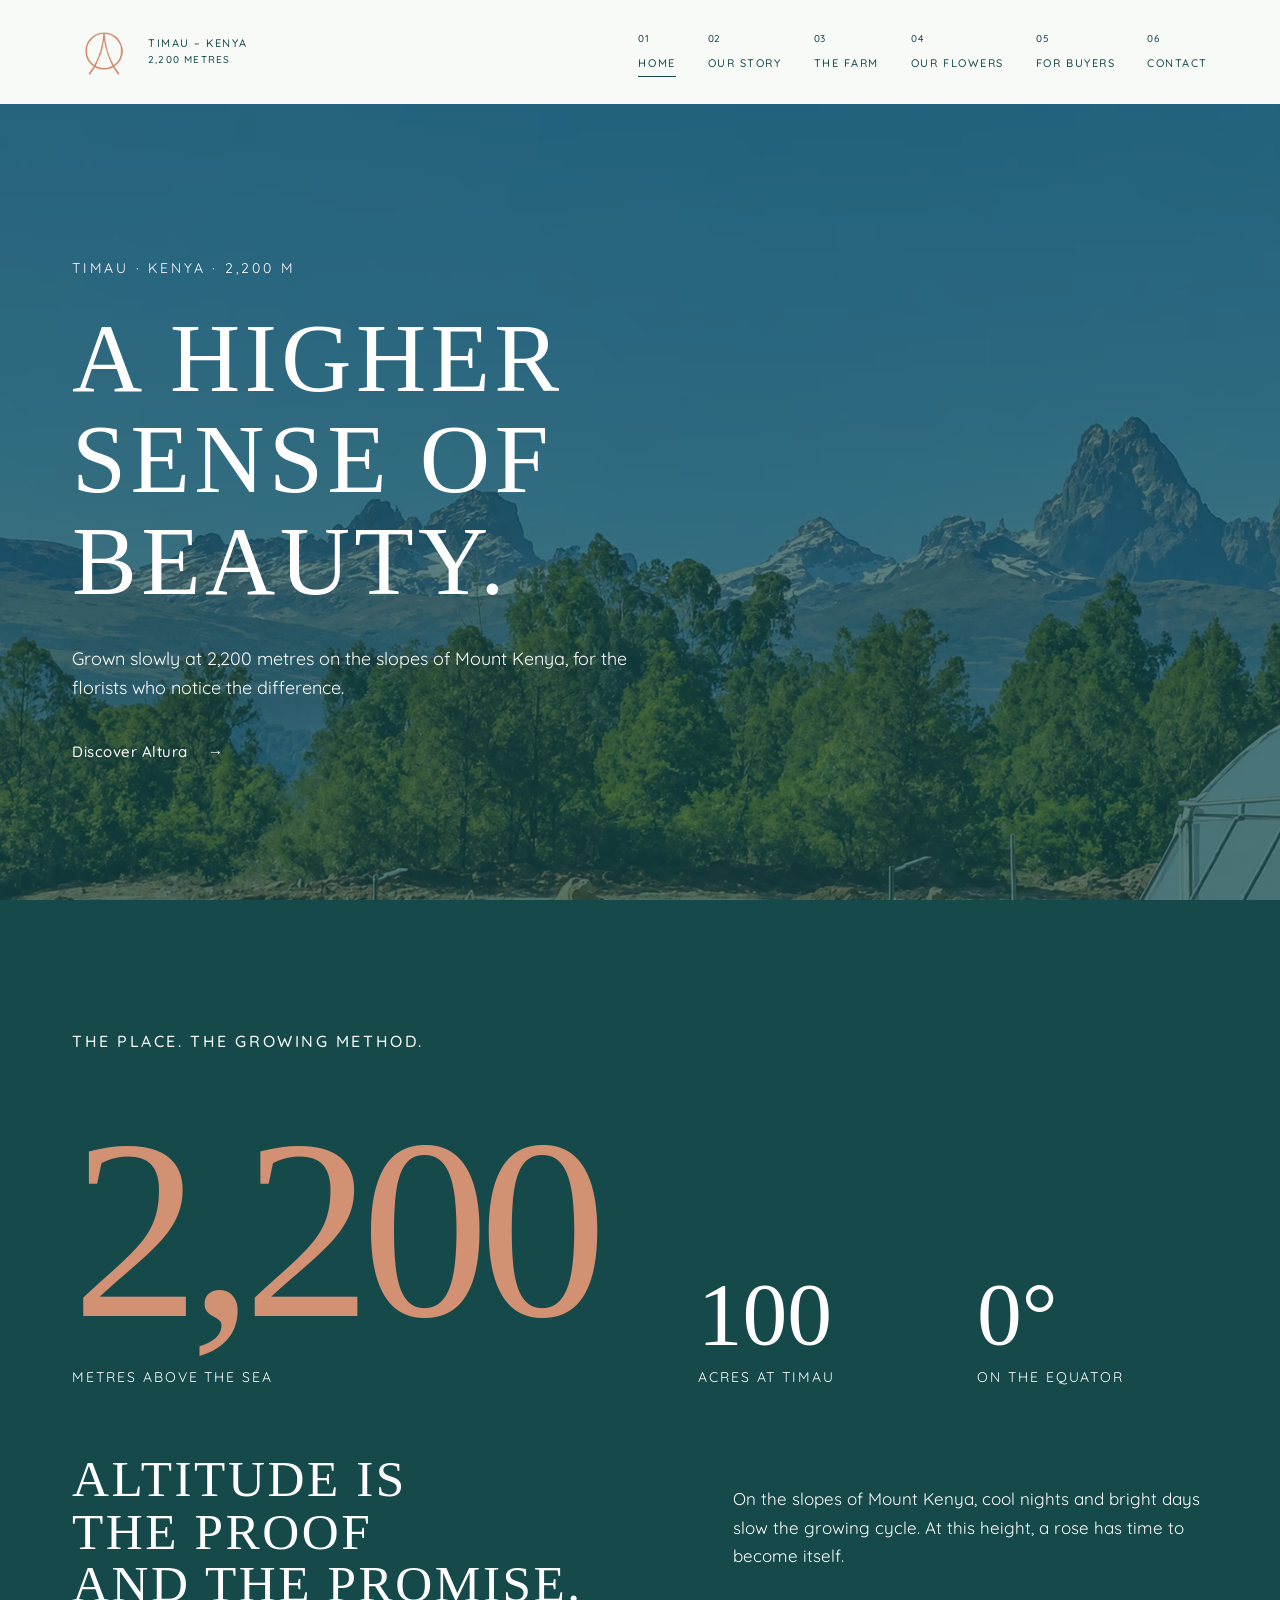
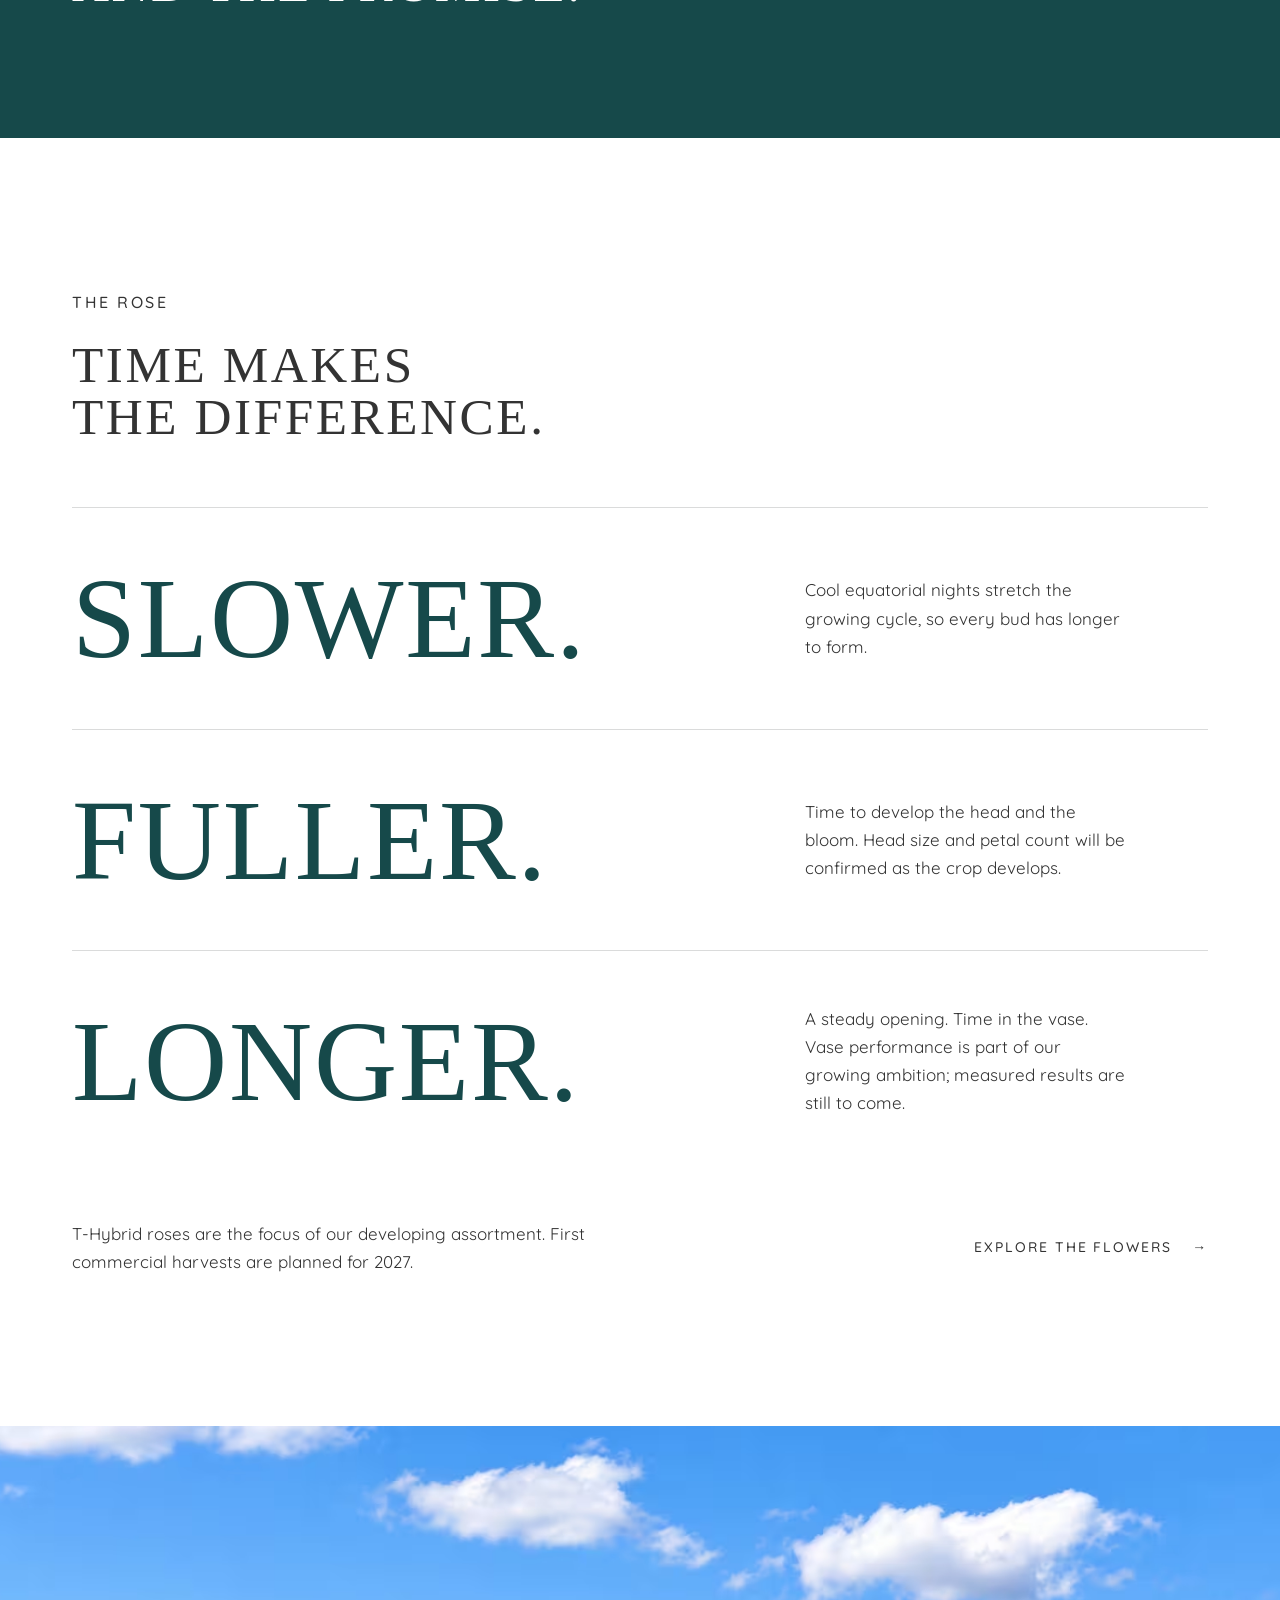
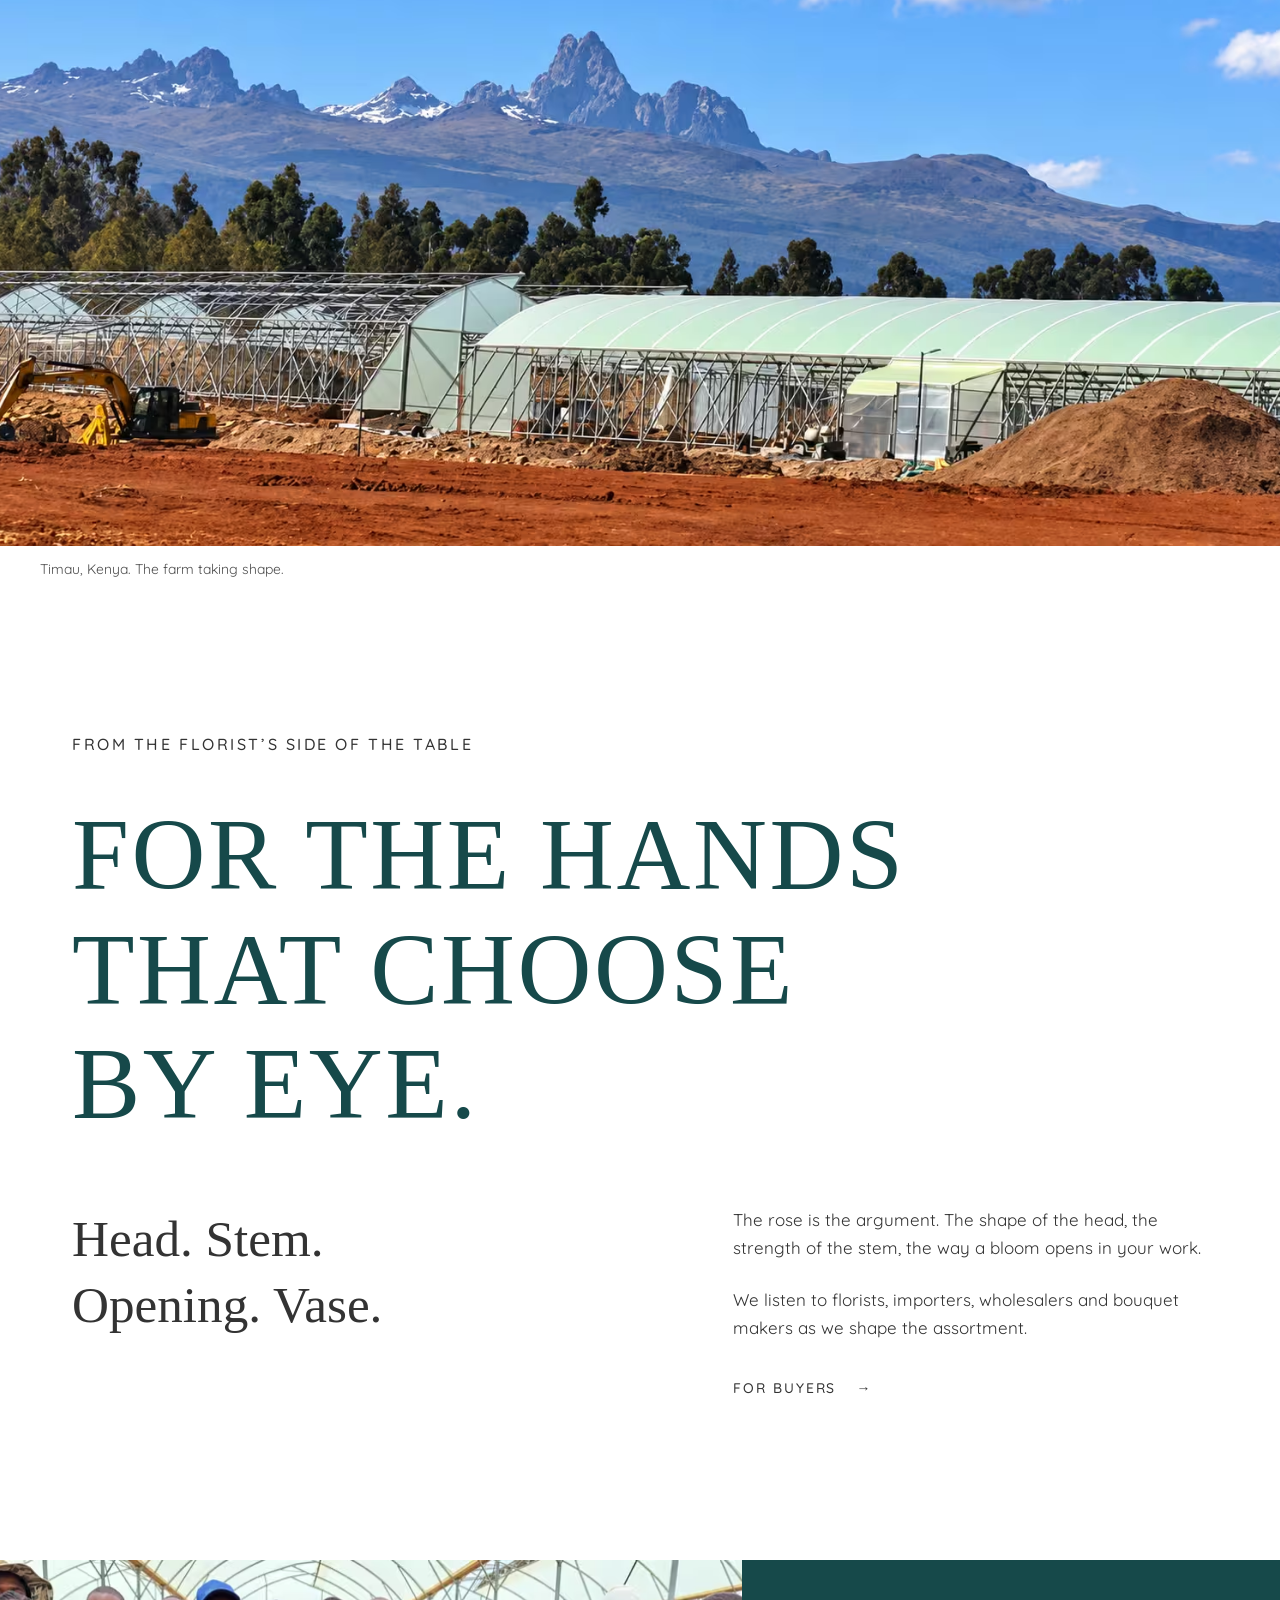
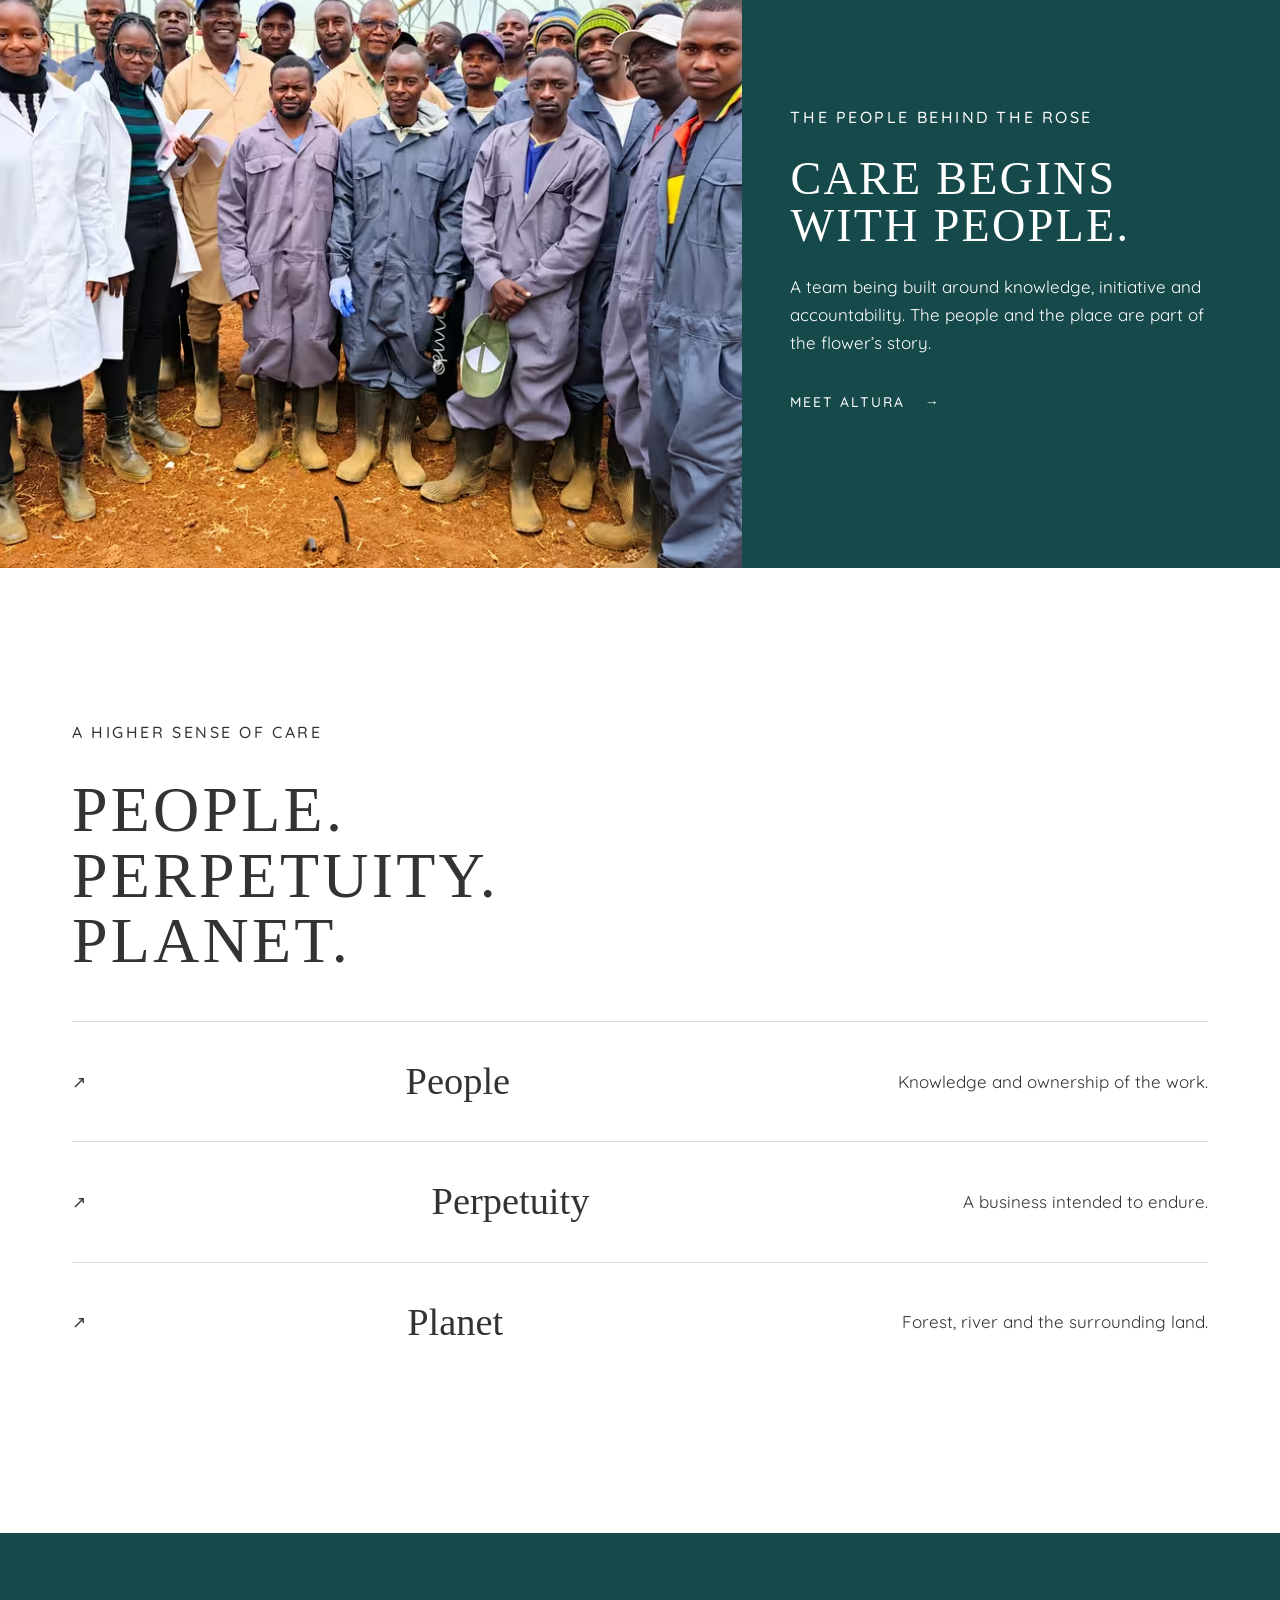
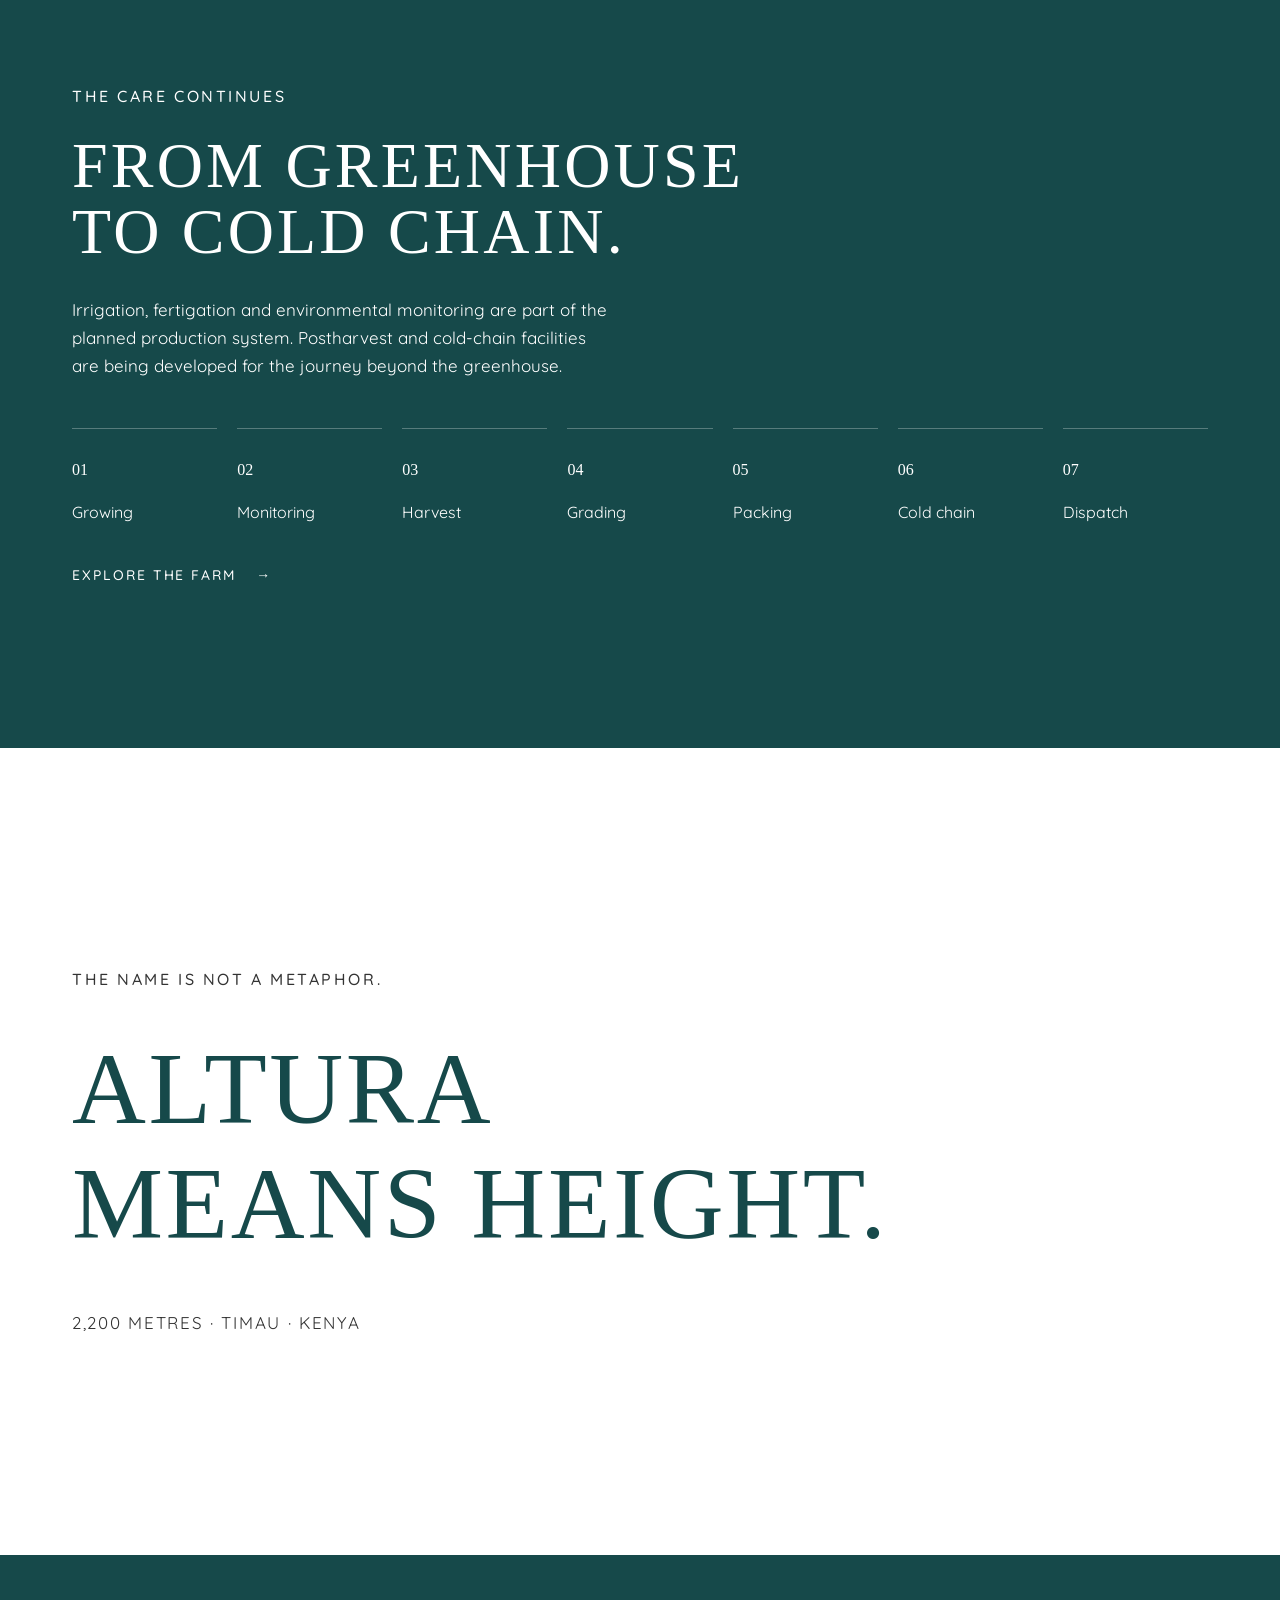
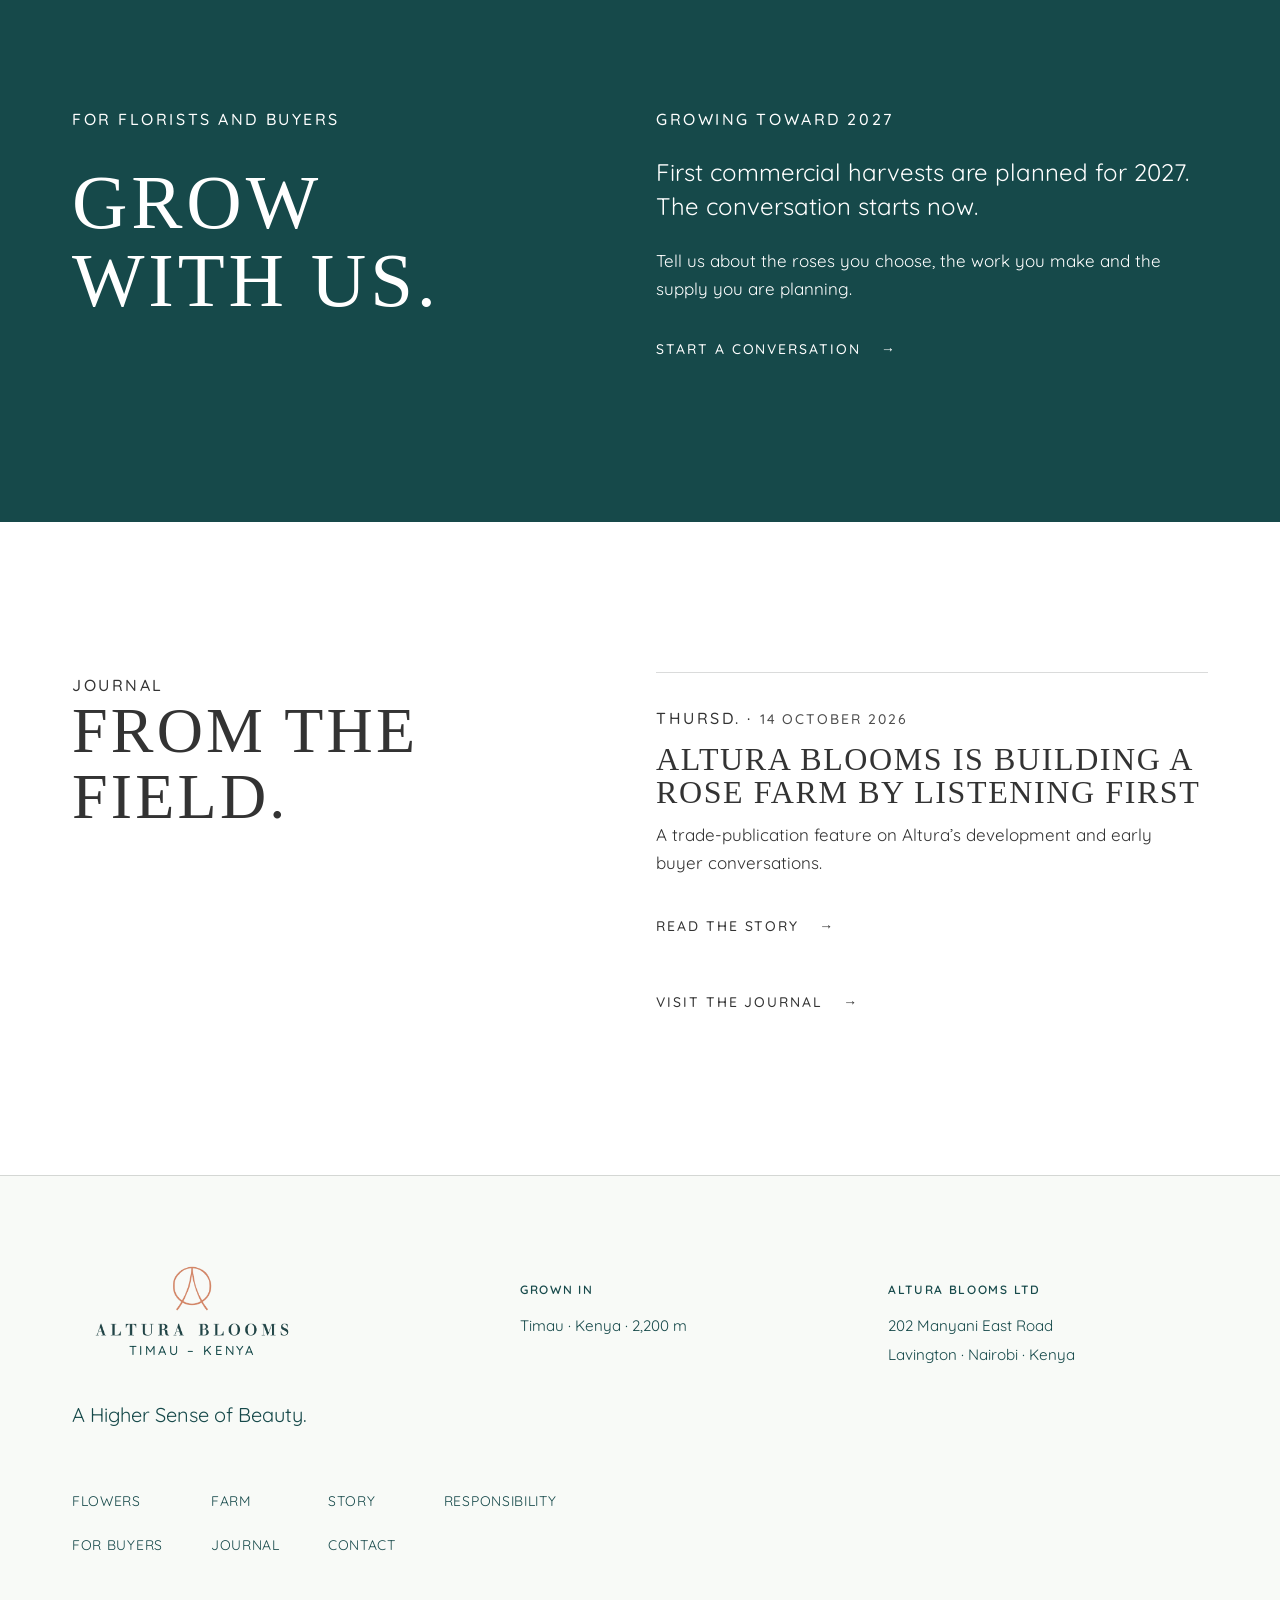
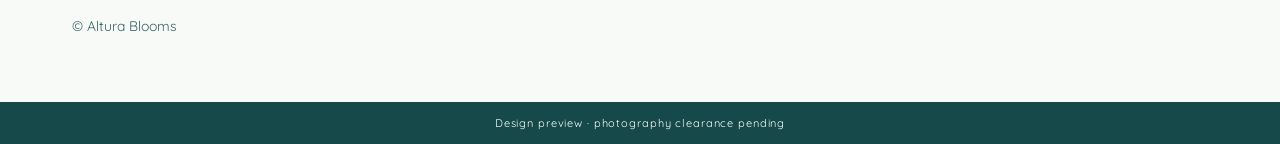
<file: index.html>
<!doctype html>
<html lang="en" data-stage="development">
<head>
<meta charset="utf-8">
<meta name="viewport" content="width=device-width, initial-scale=1, viewport-fit=cover">
<title>Altura Blooms — A Higher Sense of Beauty · Timau, Kenya</title>
<meta name="description" content="Altura Blooms is developing premium Kenyan roses in Timau, near Mount Kenya. Buyer-led assortment, quality ambitions and first commercial harvests planned for 2027.">
<meta name="robots" content="noindex, nofollow">
<link rel="canonical" href="https://mrafrica12.github.io/altura_blooms/">
<meta property="og:site_name" content="Altura Blooms">
<meta property="og:title" content="Altura Blooms — A Higher Sense of Beauty · Timau, Kenya">
<meta property="og:description" content="Altura Blooms is developing premium Kenyan roses in Timau, near Mount Kenya. Buyer-led assortment, quality ambitions and first commercial harvests planned for 2027.">
<meta property="og:type" content="website">
<meta property="og:locale" content="en">
<meta name="twitter:card" content="summary">
<meta name="theme-color" content="#16494A">
<link rel="icon" type="image/png" sizes="32x32" href="assets/logos/favicon/favicon-32.png">
<link rel="apple-touch-icon" href="assets/logos/favicon/apple-touch-icon.png">
<link rel="preload" as="image" type="image/avif" href="assets/images/web/mountain-treeline-1200.avif" imagesrcset="assets/images/web/mountain-treeline-480.avif 480w, assets/images/web/mountain-treeline-800.avif 800w, assets/images/web/mountain-treeline-1200.avif 1200w, assets/images/web/mountain-treeline-1448.avif 1448w" imagesizes="100vw" fetchpriority="high">
<link rel="stylesheet" href="css/altura.css">
<script>document.documentElement.classList.add('js')</script>
<script type="application/ld+json">{"@context":"https://schema.org","@type":"Organization","name":"Altura Blooms Ltd","slogan":"A Higher Sense of Beauty.","description":"Altura Blooms is developing a rose farm in Timau, Kenya, for the international professional flower market.","address":{"@type":"PostalAddress","streetAddress":"202 Manyani East Road, Lavington","addressLocality":"Nairobi","addressCountry":"KE"},"founder":[{"@type":"Person","name":"Juliet Njogu"},{"@type":"Person","name":"Francis Njogu"},{"@type":"Person","name":"Edward Agg-Manning"}]}</script><script type="application/ld+json">{"@context":"https://schema.org","@type":"WebSite","name":"Altura Blooms","inLanguage":"en","url":"https://mrafrica12.github.io/altura_blooms/"}</script>
</head>
<body class="home">
<a class="skip-link" href="#main">Skip to content</a>
<header class="site-header" data-over-hero>
  <div class="site-header__bar">
    <a class="wordmark" href="index.html" aria-label="Altura Blooms, home — Timau – Kenya, 2,200 metres"><img class="wordmark__symbol" src="assets/logos/web/official-mark.png" width="64" height="64" alt=""><span class="wordmark__origin">Timau – Kenya<span>2,200 metres</span></span></a>
    <nav class="nav-desktop" aria-label="Primary"><ul><li style="--nav-order:0"><a href="index.html" aria-current="page"><span class="nav-item__number" aria-hidden="true">01</span><span class="nav-item__label">Home</span></a></li><li style="--nav-order:1"><a href="pages/story/index.html"><span class="nav-item__number" aria-hidden="true">02</span><span class="nav-item__label">Our Story</span></a></li><li style="--nav-order:2"><a href="pages/farm/index.html"><span class="nav-item__number" aria-hidden="true">03</span><span class="nav-item__label">The Farm</span></a></li><li style="--nav-order:3"><a href="pages/flowers/index.html"><span class="nav-item__number" aria-hidden="true">04</span><span class="nav-item__label">Our Flowers</span></a></li><li style="--nav-order:4"><a href="pages/buyers/index.html"><span class="nav-item__number" aria-hidden="true">05</span><span class="nav-item__label">For Buyers</span></a></li><li style="--nav-order:5"><a href="pages/contact/index.html"><span class="nav-item__number" aria-hidden="true">06</span><span class="nav-item__label">Contact</span></a></li></ul></nav>
    <button class="menu-toggle" type="button" aria-expanded="false" aria-controls="menu-panel"><span class="menu-toggle__label">Menu</span><span class="menu-toggle__bars" aria-hidden="true"></span></button>
  </div>
  <nav class="menu-panel" id="menu-panel" aria-label="Main menu" aria-hidden="true" inert>
    <div class="menu-panel__identity"><p class="menu-panel__brand">Altura Blooms</p><p class="menu-panel__origin">Timau · Kenya · 2,200 m</p></div>
    <div class="menu-panel__body"><ul><li style="--nav-order:0"><a href="index.html" aria-current="page"><span class="nav-item__number" aria-hidden="true">01</span><span class="nav-item__label">Home</span></a></li><li style="--nav-order:1"><a href="pages/story/index.html"><span class="nav-item__number" aria-hidden="true">02</span><span class="nav-item__label">Our Story</span></a></li><li style="--nav-order:2"><a href="pages/farm/index.html"><span class="nav-item__number" aria-hidden="true">03</span><span class="nav-item__label">The Farm</span></a></li><li style="--nav-order:3"><a href="pages/flowers/index.html"><span class="nav-item__number" aria-hidden="true">04</span><span class="nav-item__label">Our Flowers</span></a></li><li style="--nav-order:4"><a href="pages/buyers/index.html"><span class="nav-item__number" aria-hidden="true">05</span><span class="nav-item__label">For Buyers</span></a></li><li style="--nav-order:5"><a href="pages/contact/index.html"><span class="nav-item__number" aria-hidden="true">06</span><span class="nav-item__label">Contact</span></a></li></ul><div class="menu-panel__altitude" aria-hidden="true"><span>2,200</span><p>Metres above the sea.<br>A different perspective.</p></div></div>
    <p class="menu-panel__foot">A Higher Sense of Beauty.</p>
  </nav>
</header>
<main id="main">


<section class="hero hero--home" aria-labelledby="hero-title">
  <div class="media"><picture><source type="image/avif" srcset="assets/images/web/mountain-treeline-480.avif 480w, assets/images/web/mountain-treeline-800.avif 800w, assets/images/web/mountain-treeline-1200.avif 1200w, assets/images/web/mountain-treeline-1448.avif 1448w" sizes="100vw"><source type="image/webp" srcset="assets/images/web/mountain-treeline-480.webp 480w, assets/images/web/mountain-treeline-800.webp 800w, assets/images/web/mountain-treeline-1200.webp 1200w, assets/images/web/mountain-treeline-1448.webp 1448w" sizes="100vw"><img src="assets/images/web/mountain-treeline-1200.webp" srcset="assets/images/web/mountain-treeline-480.webp 480w, assets/images/web/mountain-treeline-800.webp 800w, assets/images/web/mountain-treeline-1200.webp 1200w, assets/images/web/mountain-treeline-1448.webp 1448w" sizes="100vw" width="1448" height="1086" alt="Mount Kenya above the treeline at the Altura site in Timau" style="object-position:88% 50%" fetchpriority="high" decoding="sync" data-dev-image></picture></div>
  <div class="hero__inner">
    <p class="hero__place">Timau · Kenya · 2,200 m</p>
    <h1 class="hero__title" id="hero-title"><span>A Higher</span><span>Sense of</span><span>Beauty.</span></h1>
    <p class="hero__introduction">Grown slowly at 2,200 metres on the slopes of Mount Kenya, for the florists who notice the difference.</p>
    <a class="link-arrow" href="#altitude">Discover Altura</a>
  </div>
</section>

<section class="section section--dark altitude" id="altitude" tabindex="-1" aria-labelledby="altitude-h">
  <div class="container">
    <p class="eyebrow" data-reveal>The place. The growing method.</p>
    <dl class="altitude__facts">
      <div class="altitude__primary" data-reveal><dt>Metres above the sea</dt><dd>2,200</dd></div>
      <div data-reveal><dt>Acres at Timau</dt><dd>100</dd></div>
      <div data-reveal><dt>On the equator</dt><dd>0°</dd></div>
    </dl>
    <div class="altitude__story">
      <h2 id="altitude-h" data-reveal>Altitude is the proof<br>and the promise.</h2>
      <p data-reveal>On the slopes of Mount Kenya, cool nights and bright days slow the growing cycle. At this height, a rose has time to become itself.</p>
    </div>
  </div>
</section>

<section class="section rose-rhythm" id="flowers" aria-labelledby="flowers-h">
  <div class="container">
    <div class="section-head"><p class="eyebrow" data-reveal>The rose</p><h2 id="flowers-h" data-reveal>Time makes the difference.</h2></div>
    <div class="rose-beat" data-reveal><h3>Slower.</h3><p>Cool equatorial nights stretch the growing cycle, so every bud has longer to form.</p></div>
    <div class="rose-beat" data-reveal><h3>Fuller.</h3><p>Time to develop the head and the bloom. Head size and petal count will be confirmed as the crop develops.</p></div>
    <div class="rose-beat" data-reveal><h3>Longer.</h3><p>A steady opening. Time in the vase. Vase performance is part of our growing ambition; measured results are still to come.</p></div>
    <div class="rose-rhythm__foot"><p>T-Hybrid roses are the focus of our developing assortment. First commercial harvests are planned for 2027.</p><a class="link-arrow" href="pages/flowers/index.html">Explore the flowers</a></div>
  </div>
</section>

<section class="section--flush place-chapter" aria-label="The growing environment">
  <figure><div class="media media--cinema"><picture><source type="image/avif" srcset="assets/images/web/greenhouses-mountain-480.avif 480w, assets/images/web/greenhouses-mountain-800.avif 800w, assets/images/web/greenhouses-mountain-1200.avif 1200w, assets/images/web/greenhouses-mountain-1600.avif 1600w, assets/images/web/greenhouses-mountain-1731.avif 1731w" sizes="100vw"><source type="image/webp" srcset="assets/images/web/greenhouses-mountain-480.webp 480w, assets/images/web/greenhouses-mountain-800.webp 800w, assets/images/web/greenhouses-mountain-1200.webp 1200w, assets/images/web/greenhouses-mountain-1600.webp 1600w, assets/images/web/greenhouses-mountain-1731.webp 1731w" sizes="100vw"><img src="assets/images/web/greenhouses-mountain-1200.webp" srcset="assets/images/web/greenhouses-mountain-480.webp 480w, assets/images/web/greenhouses-mountain-800.webp 800w, assets/images/web/greenhouses-mountain-1200.webp 1200w, assets/images/web/greenhouses-mountain-1600.webp 1600w, assets/images/web/greenhouses-mountain-1731.webp 1731w" sizes="100vw" width="1731" height="909" alt="Greenhouse structures being developed below Mount Kenya" style="object-position:60% 50%" loading="lazy" decoding="async" data-dev-image></picture></div><figcaption>Timau, Kenya. The farm taking shape.</figcaption></figure>
</section>

<section class="section florist" aria-labelledby="florist-h">
  <div class="container">
    <p class="eyebrow" data-reveal>From the florist’s side of the table</p>
    <h2 class="campaign" id="florist-h" data-reveal>For the hands<br>that choose<br>by eye.</h2>
    <div class="florist__detail"><p class="florist__checklist" data-reveal>Head. Stem.<br>Opening. Vase.</p><div class="stack"><p data-reveal>The rose is the argument. The shape of the head, the strength of the stem, the way a bloom opens in your work.</p><p data-reveal>We listen to florists, importers, wholesalers and bouquet makers as we shape the assortment.</p><a class="link-arrow" href="pages/buyers/index.html" data-reveal>For Buyers</a></div></div>
  </div>
</section>

<section class="human-chapter" aria-labelledby="people-h">
  <div class="media"><picture><source type="image/avif" srcset="assets/images/web/team-greenhouse-480.avif 480w, assets/images/web/team-greenhouse-800.avif 800w, assets/images/web/team-greenhouse-1200.avif 1200w, assets/images/web/team-greenhouse-1448.avif 1448w" sizes="(min-width: 900px) 58vw, 100vw"><source type="image/webp" srcset="assets/images/web/team-greenhouse-480.webp 480w, assets/images/web/team-greenhouse-800.webp 800w, assets/images/web/team-greenhouse-1200.webp 1200w, assets/images/web/team-greenhouse-1448.webp 1448w" sizes="(min-width: 900px) 58vw, 100vw"><img src="assets/images/web/team-greenhouse-1200.webp" srcset="assets/images/web/team-greenhouse-480.webp 480w, assets/images/web/team-greenhouse-800.webp 800w, assets/images/web/team-greenhouse-1200.webp 1200w, assets/images/web/team-greenhouse-1448.webp 1448w" sizes="(min-width: 900px) 58vw, 100vw" width="1448" height="1086" alt="The Altura team together inside a greenhouse at Timau" style="object-position:50% 25%" loading="lazy" decoding="async" data-dev-image></picture></div>
  <div class="human-chapter__copy stack"><p class="eyebrow" data-reveal>The people behind the rose</p><h2 id="people-h" data-reveal>Care begins<br>with people.</h2><p data-reveal>A team being built around knowledge, initiative and accountability. The people and the place are part of the flower’s story.</p><a class="link-arrow" href="pages/story/index.html" data-reveal>Meet Altura</a></div>
</section>

<section class="section responsibility-summary" aria-labelledby="responsibility-h"><div class="container">
  <p class="eyebrow" data-reveal>A higher sense of care</p><h2 id="responsibility-h" data-reveal>People. Perpetuity. Planet.</h2>
  <div class="responsibility-links">
    <a href="pages/responsibility/people.html"><span>People</span><p>Knowledge and ownership of the work.</p><span aria-hidden="true">↗</span></a>
    <a href="pages/responsibility/perpetuity.html"><span>Perpetuity</span><p>A business intended to endure.</p><span aria-hidden="true">↗</span></a>
    <a href="pages/responsibility/planet.html"><span>Planet</span><p>Forest, river and the surrounding land.</p><span aria-hidden="true">↗</span></a>
  </div>
</div></section>

<section class="section section--dark process" aria-labelledby="journey-h">
  <div class="container"><div class="section-head"><p class="eyebrow" data-reveal>The care continues</p><h2 id="journey-h" data-reveal>From greenhouse<br>to cold chain.</h2><p data-reveal>Irrigation, fertigation and environmental monitoring are part of the planned production system. Postharvest and cold-chain facilities are being developed for the journey beyond the greenhouse.</p></div>
  <ol class="journey" data-reveal><li>Growing</li><li>Monitoring</li><li>Harvest</li><li>Grading</li><li>Packing</li><li>Cold chain</li><li>Dispatch</li></ol><a class="link-arrow" href="pages/farm/index.html">Explore the farm</a></div>
</section>

<section class="section name-moment" aria-labelledby="name-h"><div class="container"><p class="eyebrow" data-reveal>The name is not a metaphor.</p><h2 class="campaign" id="name-h" data-reveal>Altura<br>means height.</h2><p class="name-moment__place">2,200 metres · Timau · Kenya</p></div></section>

<section class="section section--dark buyer-invitation" aria-labelledby="buyers-h">
  <div class="container split"><div><p class="eyebrow" data-reveal>For florists and buyers</p><h2 id="buyers-h" data-reveal>Grow<br>with us.</h2></div><div class="stack"><p class="eyebrow" data-reveal>Growing toward 2027</p><p class="lede" data-reveal>First commercial harvests are planned for 2027. The conversation starts now.</p><p data-reveal>Tell us about the roses you choose, the work you make and the supply you are planning.</p><a class="link-arrow" href="pages/buyers/index.html#conversation" data-reveal>Start a conversation</a></div></div>
</section>

<section class="section journal-summary" aria-labelledby="journal-h"><div class="container split"><div><p class="eyebrow">Journal</p><h2 id="journal-h">From the field.</h2></div><div><article class="entry industry-feature" data-reveal>
  <p class="eyebrow">THURSD. · <time datetime="2026-10-14">14 October 2026</time></p>
  <h3>Altura Blooms Is Building a Rose Farm by Listening First</h3>
  <p>A trade-publication feature on Altura’s development and early buyer conversations.</p>
  <a class="link-arrow" href="https://thursd.com/articles/altura-blooms-develops" target="_blank" rel="noopener noreferrer">Read the story <span class="visually-hidden">on Thursd (opens a new tab)</span></a>
</article><a class="link-arrow" href="pages/journal/index.html">Visit the journal</a></div></div></section>

</main>
<footer class="site-footer">
  <div class="container">
    <div class="site-footer__identity"><div class="site-footer__brand"><div class="site-footer__logo"><img class="site-footer__official" src="assets/logos/web/official-primary.png" width="240" height="126" alt="Altura Blooms — Timau, Kenya" loading="lazy"><span class="site-footer__location" aria-hidden="true">Timau – Kenya</span></div><p class="site-footer__line">A Higher Sense of Beauty.</p>
    </div>
    <div class="site-footer__origin"><p class="contact-label">Grown in</p><p>Timau · Kenya · 2,200 m</p></div>
    <div class="site-footer__business"><p class="contact-label">Altura Blooms Ltd</p><address>202 Manyani East Road<br>Lavington · Nairobi · Kenya</address></div>
    </div>
    <nav aria-label="Footer"><ul><li><a href="pages/flowers/index.html">Flowers</a></li><li><a href="pages/farm/index.html">Farm</a></li><li><a href="pages/story/index.html">Story</a></li><li><a href="pages/responsibility/index.html">Responsibility</a></li><li><a href="pages/buyers/index.html">For Buyers</a></li><li><a href="pages/journal/index.html">Journal</a></li><li><a href="pages/contact/index.html">Contact</a></li></ul></nav>
    
    <small>© Altura Blooms</small>
  </div>
</footer>
<div class="dev-flag">Design preview · photography clearance pending</div>
<script src="js/altura.js" defer></script>



</body>
</html>
</file>
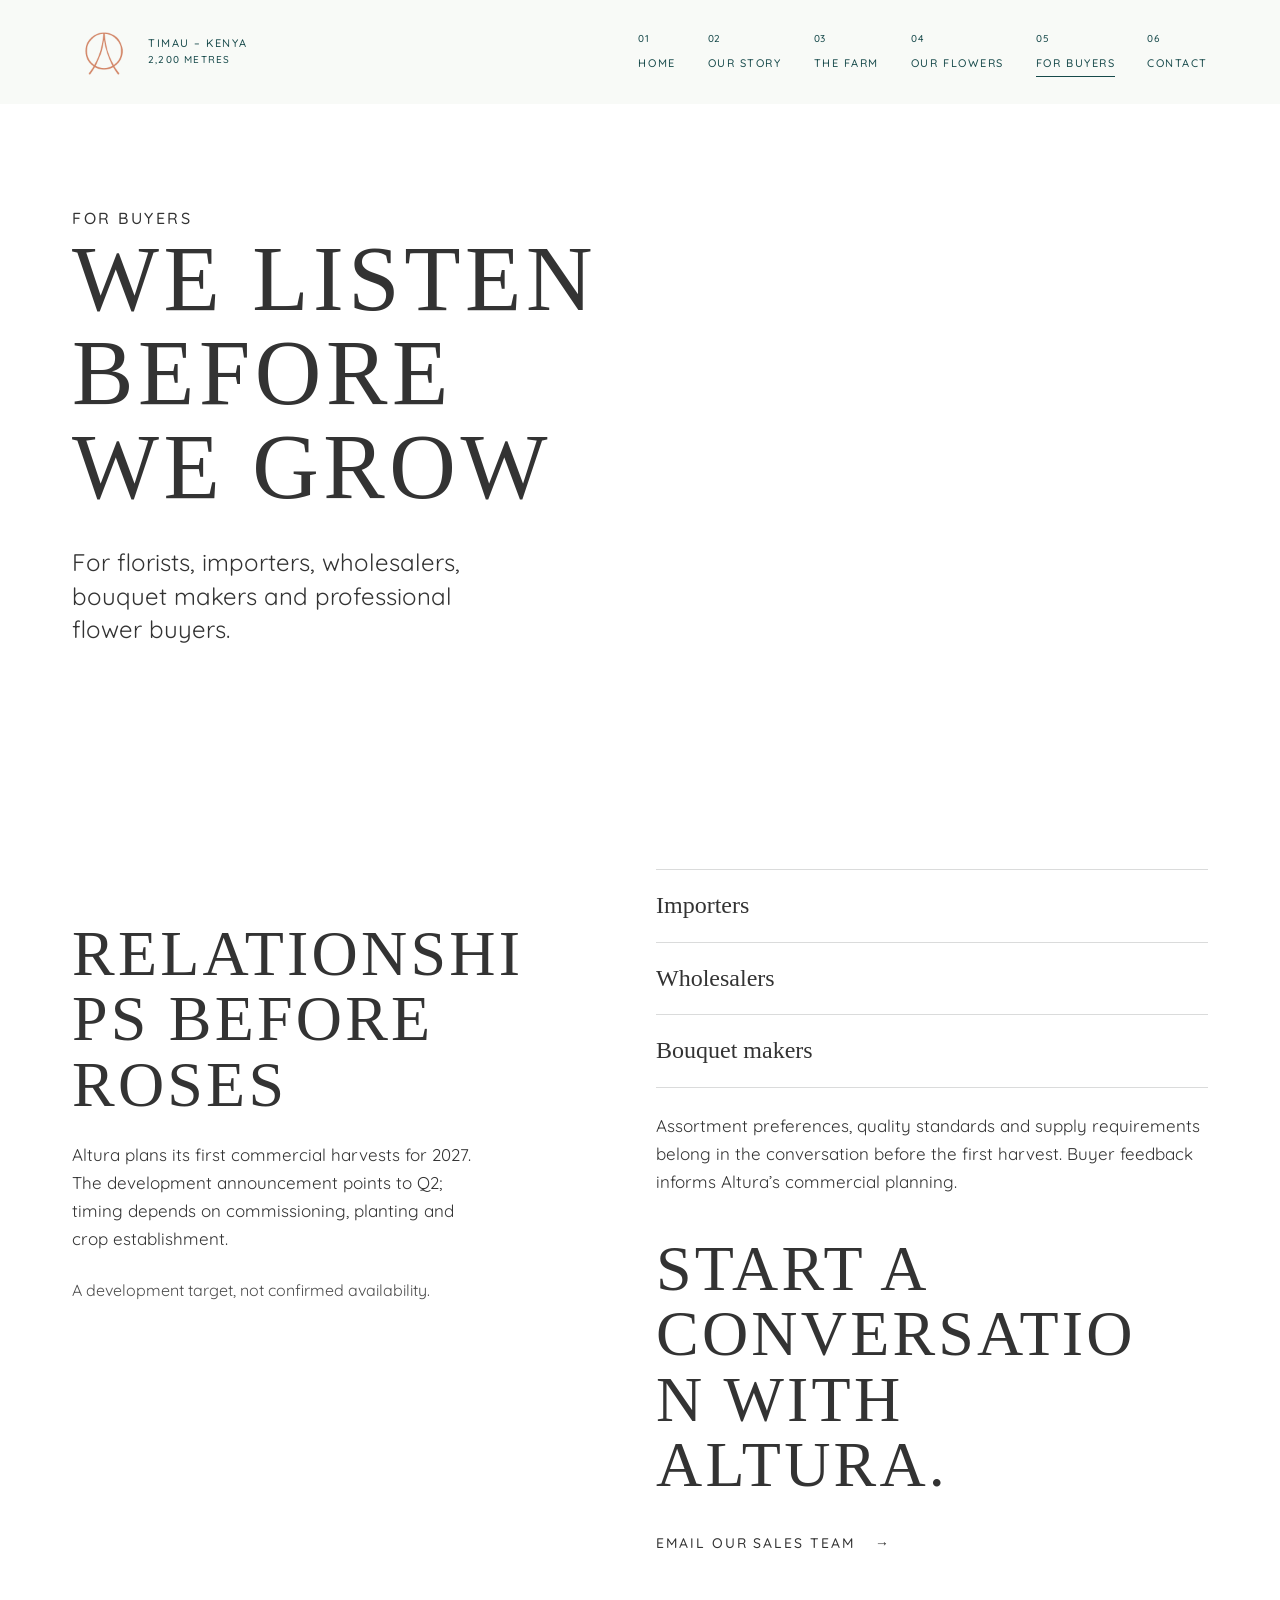
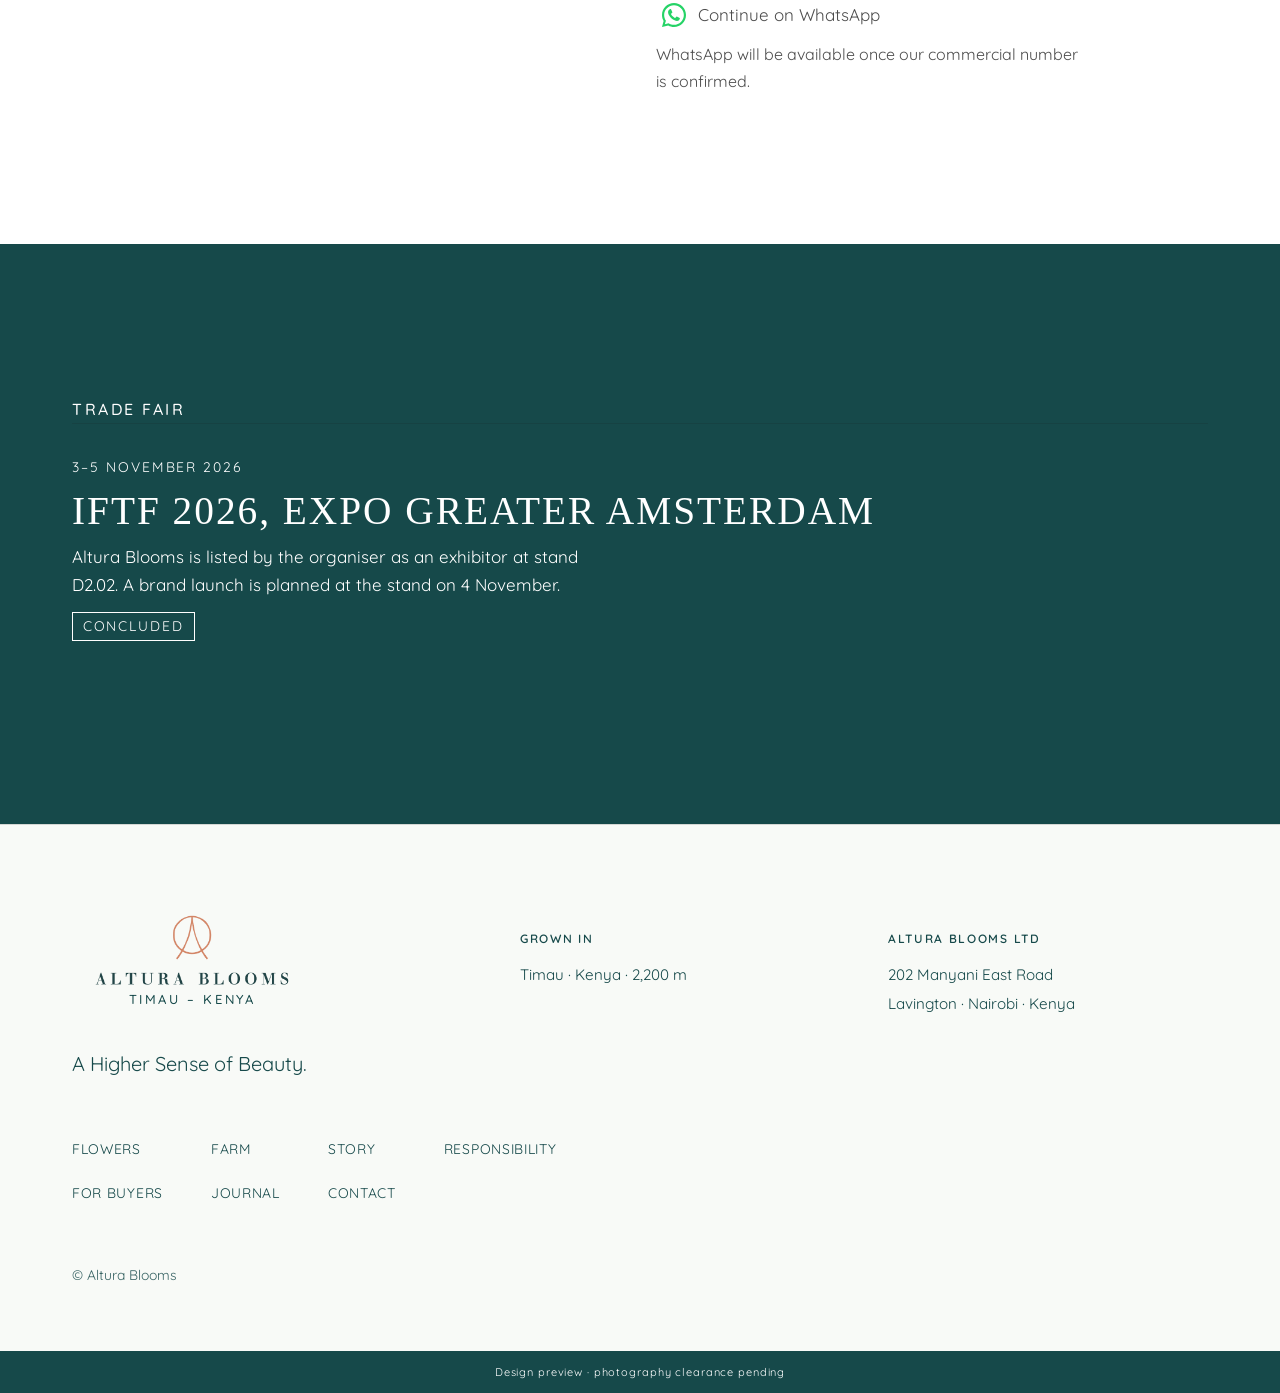
<file: pages/buyers/index.html>
<!doctype html>
<html lang="en" data-stage="development">
<head>
<meta charset="utf-8">
<meta name="viewport" content="width=device-width, initial-scale=1, viewport-fit=cover">
<title>For Buyers — Altura Blooms</title>
<meta name="description" content="Altura Blooms is building direct relationships with importers, wholesalers and bouquet makers. Professional buyers can enquire about the assortment.">
<meta name="robots" content="noindex, nofollow">
<link rel="canonical" href="https://mrafrica12.github.io/altura_blooms/pages/buyers/index.html">
<meta property="og:site_name" content="Altura Blooms">
<meta property="og:title" content="For Buyers — Altura Blooms">
<meta property="og:description" content="Altura Blooms is building direct relationships with importers, wholesalers and bouquet makers. Professional buyers can enquire about the assortment.">
<meta property="og:type" content="website">
<meta property="og:locale" content="en">
<meta name="twitter:card" content="summary">
<meta name="theme-color" content="#16494A">
<link rel="icon" type="image/png" sizes="32x32" href="../../assets/logos/favicon/favicon-32.png">
<link rel="apple-touch-icon" href="../../assets/logos/favicon/apple-touch-icon.png">

<link rel="stylesheet" href="../../css/altura.css">
<script>document.documentElement.classList.add('js')</script>
<script type="application/ld+json">{"@context":"https://schema.org","@type":"BreadcrumbList","itemListElement":[{"@type":"ListItem","position":1,"name":"Altura Blooms","item":"https://mrafrica12.github.io/altura_blooms/"},{"@type":"ListItem","position":2,"name":"For Buyers","item":"https://mrafrica12.github.io/altura_blooms/pages/buyers/index.html"}]}</script>
</head>
<body>
<a class="skip-link" href="#main">Skip to content</a>
<header class="site-header">
  <div class="site-header__bar">
    <a class="wordmark" href="../../index.html" aria-label="Altura Blooms, home — Timau – Kenya, 2,200 metres"><img class="wordmark__symbol" src="../../assets/logos/web/official-mark.png" width="64" height="64" alt=""><span class="wordmark__origin">Timau – Kenya<span>2,200 metres</span></span></a>
    <nav class="nav-desktop" aria-label="Primary"><ul><li style="--nav-order:0"><a href="../../index.html"><span class="nav-item__number" aria-hidden="true">01</span><span class="nav-item__label">Home</span></a></li><li style="--nav-order:1"><a href="../../pages/story/index.html"><span class="nav-item__number" aria-hidden="true">02</span><span class="nav-item__label">Our Story</span></a></li><li style="--nav-order:2"><a href="../../pages/farm/index.html"><span class="nav-item__number" aria-hidden="true">03</span><span class="nav-item__label">The Farm</span></a></li><li style="--nav-order:3"><a href="../../pages/flowers/index.html"><span class="nav-item__number" aria-hidden="true">04</span><span class="nav-item__label">Our Flowers</span></a></li><li style="--nav-order:4"><a href="../../pages/buyers/index.html" aria-current="page"><span class="nav-item__number" aria-hidden="true">05</span><span class="nav-item__label">For Buyers</span></a></li><li style="--nav-order:5"><a href="../../pages/contact/index.html"><span class="nav-item__number" aria-hidden="true">06</span><span class="nav-item__label">Contact</span></a></li></ul></nav>
    <button class="menu-toggle" type="button" aria-expanded="false" aria-controls="menu-panel"><span class="menu-toggle__label">Menu</span><span class="menu-toggle__bars" aria-hidden="true"></span></button>
  </div>
  <nav class="menu-panel" id="menu-panel" aria-label="Main menu" aria-hidden="true" inert>
    <div class="menu-panel__identity"><p class="menu-panel__brand">Altura Blooms</p><p class="menu-panel__origin">Timau · Kenya · 2,200 m</p></div>
    <div class="menu-panel__body"><ul><li style="--nav-order:0"><a href="../../index.html"><span class="nav-item__number" aria-hidden="true">01</span><span class="nav-item__label">Home</span></a></li><li style="--nav-order:1"><a href="../../pages/story/index.html"><span class="nav-item__number" aria-hidden="true">02</span><span class="nav-item__label">Our Story</span></a></li><li style="--nav-order:2"><a href="../../pages/farm/index.html"><span class="nav-item__number" aria-hidden="true">03</span><span class="nav-item__label">The Farm</span></a></li><li style="--nav-order:3"><a href="../../pages/flowers/index.html"><span class="nav-item__number" aria-hidden="true">04</span><span class="nav-item__label">Our Flowers</span></a></li><li style="--nav-order:4"><a href="../../pages/buyers/index.html" aria-current="page"><span class="nav-item__number" aria-hidden="true">05</span><span class="nav-item__label">For Buyers</span></a></li><li style="--nav-order:5"><a href="../../pages/contact/index.html"><span class="nav-item__number" aria-hidden="true">06</span><span class="nav-item__label">Contact</span></a></li></ul><div class="menu-panel__altitude" aria-hidden="true"><span>2,200</span><p>Metres above the sea.<br>A different perspective.</p></div></div>
    <p class="menu-panel__foot">A Higher Sense of Beauty.</p>
  </nav>
</header>
<main id="main">


<section class="page-intro"><div class="container">
  <span class="eyebrow" data-reveal>For Buyers</span>
  <h1 data-reveal>We listen before we grow</h1>
  <p class="lede" data-reveal>For florists, importers, wholesalers, bouquet makers and professional flower buyers.</p>
</div></section>
<section class="section"><div class="container split">
  <div class="stack"><span class="eyebrow" data-reveal>Growing toward 2027</span><h2 data-reveal>Relationships before roses</h2><p data-reveal>Altura plans its first commercial harvests for 2027. The development announcement points to Q2; timing depends on commissioning, planting and crop establishment.</p><p class="caption">A development target, not confirmed availability.</p></div>
  <div class="stack">
    <ul class="people" data-reveal><li><strong>Importers</strong></li><li><strong>Wholesalers</strong></li><li><strong>Bouquet makers</strong></li></ul>
    <p>Assortment preferences, quality standards and supply requirements belong in the conversation before the first harvest. Buyer feedback informs Altura’s commercial planning.</p>
    <div class="buyer-conversation" id="conversation">
      <h2 class="display">Start a conversation with Altura.</h2>
      <a class="link-arrow" href="mailto:sales@alturablooms.ke">Email our sales team</a>
      <div class="buyer-whatsapp"><button class="whatsapp-action" type="button" disabled aria-describedby="whatsapp-state"><img src="../../assets/logos/whatsapp/whatsapp-glyph-green.svg" width="24" height="24" alt=""><span>Continue on WhatsApp</span></button><p class="whatsapp-note" id="whatsapp-state">WhatsApp will be available once our commercial number is confirmed.</p></div>
    </div>
  </div>
</div></section>
<section class="section section--dark"><div class="container">
  <span class="eyebrow" data-reveal>Trade fair</span>
  <article class="entry" data-reveal>
  <time datetime="2026-11-03">3–5 November 2026</time>
  <h3>IFTF 2026, Expo Greater Amsterdam</h3>
  <p>Altura Blooms is listed by the organiser as an exhibitor at stand D2.02. A brand launch is planned at the stand on 4 November.</p>
  <p><span class="status" data-event-end="2026-11-05">Scheduled</span></p>
</article>
</div></section>
</main>
<footer class="site-footer">
  <div class="container">
    <div class="site-footer__identity"><div class="site-footer__brand"><div class="site-footer__logo"><img class="site-footer__official" src="../../assets/logos/web/official-primary.png" width="240" height="126" alt="Altura Blooms — Timau, Kenya" loading="lazy"><span class="site-footer__location" aria-hidden="true">Timau – Kenya</span></div><p class="site-footer__line">A Higher Sense of Beauty.</p>
    </div>
    <div class="site-footer__origin"><p class="contact-label">Grown in</p><p>Timau · Kenya · 2,200 m</p></div>
    <div class="site-footer__business"><p class="contact-label">Altura Blooms Ltd</p><address>202 Manyani East Road<br>Lavington · Nairobi · Kenya</address></div>
    </div>
    <nav aria-label="Footer"><ul><li><a href="../../pages/flowers/index.html">Flowers</a></li><li><a href="../../pages/farm/index.html">Farm</a></li><li><a href="../../pages/story/index.html">Story</a></li><li><a href="../../pages/responsibility/index.html">Responsibility</a></li><li><a href="../../pages/buyers/index.html" aria-current="page">For Buyers</a></li><li><a href="../../pages/journal/index.html">Journal</a></li><li><a href="../../pages/contact/index.html">Contact</a></li></ul></nav>
    
    <small>© Altura Blooms</small>
  </div>
</footer>
<div class="dev-flag">Design preview · photography clearance pending</div>
<script src="../../js/altura.js" defer></script>



</body>
</html>
</file>
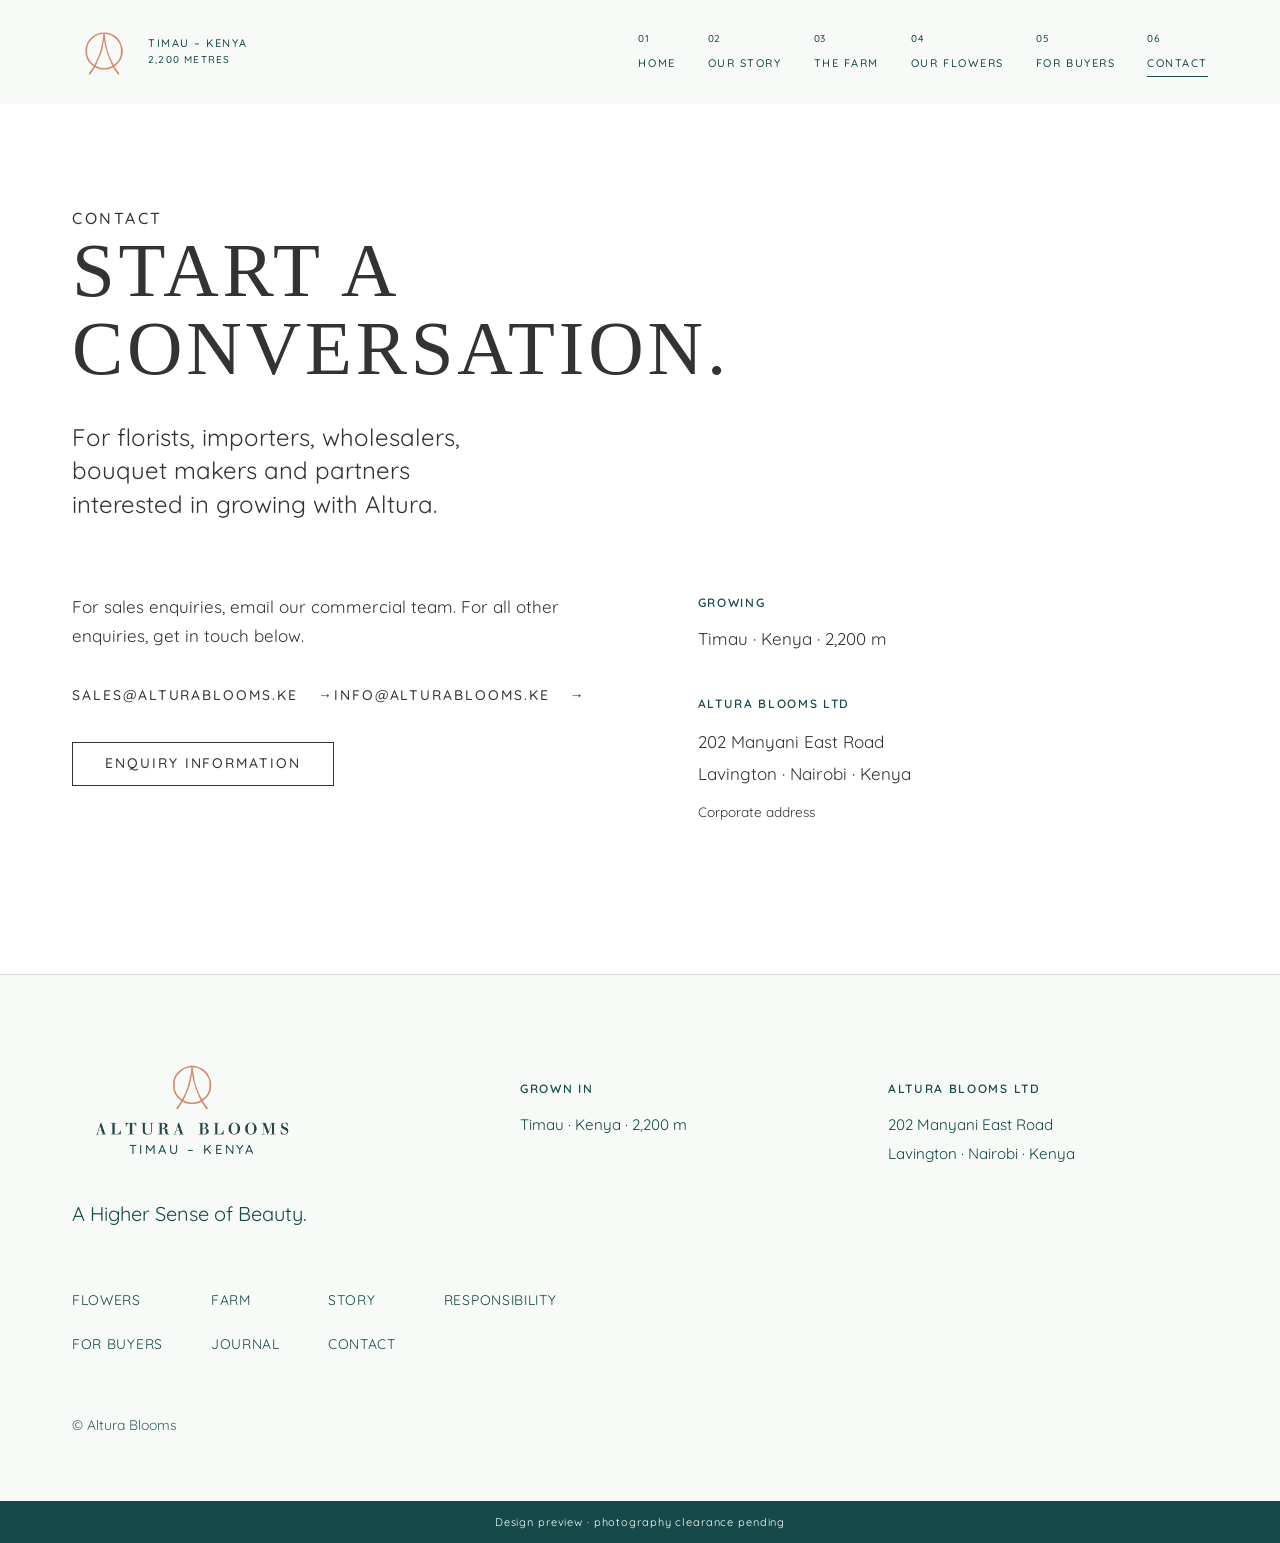
<file: pages/contact/index.html>
<!doctype html>
<html lang="en" data-stage="development">
<head>
<meta charset="utf-8">
<meta name="viewport" content="width=device-width, initial-scale=1, viewport-fit=cover">
<title>Contact — Altura Blooms</title>
<meta name="description" content="Connect with Altura Blooms Ltd. Roses grown in Timau, Kenya, with a corporate address in Lavington, Nairobi.">
<meta name="robots" content="noindex, nofollow">
<link rel="canonical" href="https://mrafrica12.github.io/altura_blooms/pages/contact/index.html">
<meta property="og:site_name" content="Altura Blooms">
<meta property="og:title" content="Contact — Altura Blooms">
<meta property="og:description" content="Connect with Altura Blooms Ltd. Roses grown in Timau, Kenya, with a corporate address in Lavington, Nairobi.">
<meta property="og:type" content="website">
<meta property="og:locale" content="en">
<meta name="twitter:card" content="summary">
<meta name="theme-color" content="#16494A">
<link rel="icon" type="image/png" sizes="32x32" href="../../assets/logos/favicon/favicon-32.png">
<link rel="apple-touch-icon" href="../../assets/logos/favicon/apple-touch-icon.png">

<link rel="stylesheet" href="../../css/altura.css">
<script>document.documentElement.classList.add('js')</script>
<script type="application/ld+json">{"@context":"https://schema.org","@type":"BreadcrumbList","itemListElement":[{"@type":"ListItem","position":1,"name":"Altura Blooms","item":"https://mrafrica12.github.io/altura_blooms/"},{"@type":"ListItem","position":2,"name":"Contact","item":"https://mrafrica12.github.io/altura_blooms/pages/contact/index.html"}]}</script>
</head>
<body>
<a class="skip-link" href="#main">Skip to content</a>
<header class="site-header">
  <div class="site-header__bar">
    <a class="wordmark" href="../../index.html" aria-label="Altura Blooms, home — Timau – Kenya, 2,200 metres"><img class="wordmark__symbol" src="../../assets/logos/web/official-mark.png" width="64" height="64" alt=""><span class="wordmark__origin">Timau – Kenya<span>2,200 metres</span></span></a>
    <nav class="nav-desktop" aria-label="Primary"><ul><li style="--nav-order:0"><a href="../../index.html"><span class="nav-item__number" aria-hidden="true">01</span><span class="nav-item__label">Home</span></a></li><li style="--nav-order:1"><a href="../../pages/story/index.html"><span class="nav-item__number" aria-hidden="true">02</span><span class="nav-item__label">Our Story</span></a></li><li style="--nav-order:2"><a href="../../pages/farm/index.html"><span class="nav-item__number" aria-hidden="true">03</span><span class="nav-item__label">The Farm</span></a></li><li style="--nav-order:3"><a href="../../pages/flowers/index.html"><span class="nav-item__number" aria-hidden="true">04</span><span class="nav-item__label">Our Flowers</span></a></li><li style="--nav-order:4"><a href="../../pages/buyers/index.html"><span class="nav-item__number" aria-hidden="true">05</span><span class="nav-item__label">For Buyers</span></a></li><li style="--nav-order:5"><a href="../../pages/contact/index.html" aria-current="page"><span class="nav-item__number" aria-hidden="true">06</span><span class="nav-item__label">Contact</span></a></li></ul></nav>
    <button class="menu-toggle" type="button" aria-expanded="false" aria-controls="menu-panel"><span class="menu-toggle__label">Menu</span><span class="menu-toggle__bars" aria-hidden="true"></span></button>
  </div>
  <nav class="menu-panel" id="menu-panel" aria-label="Main menu" aria-hidden="true" inert>
    <div class="menu-panel__identity"><p class="menu-panel__brand">Altura Blooms</p><p class="menu-panel__origin">Timau · Kenya · 2,200 m</p></div>
    <div class="menu-panel__body"><ul><li style="--nav-order:0"><a href="../../index.html"><span class="nav-item__number" aria-hidden="true">01</span><span class="nav-item__label">Home</span></a></li><li style="--nav-order:1"><a href="../../pages/story/index.html"><span class="nav-item__number" aria-hidden="true">02</span><span class="nav-item__label">Our Story</span></a></li><li style="--nav-order:2"><a href="../../pages/farm/index.html"><span class="nav-item__number" aria-hidden="true">03</span><span class="nav-item__label">The Farm</span></a></li><li style="--nav-order:3"><a href="../../pages/flowers/index.html"><span class="nav-item__number" aria-hidden="true">04</span><span class="nav-item__label">Our Flowers</span></a></li><li style="--nav-order:4"><a href="../../pages/buyers/index.html"><span class="nav-item__number" aria-hidden="true">05</span><span class="nav-item__label">For Buyers</span></a></li><li style="--nav-order:5"><a href="../../pages/contact/index.html" aria-current="page"><span class="nav-item__number" aria-hidden="true">06</span><span class="nav-item__label">Contact</span></a></li></ul><div class="menu-panel__altitude" aria-hidden="true"><span>2,200</span><p>Metres above the sea.<br>A different perspective.</p></div></div>
    <p class="menu-panel__foot">A Higher Sense of Beauty.</p>
  </nav>
</header>
<main id="main">


<section class="page-intro"><div class="container">
  <span class="eyebrow" data-reveal>Contact</span>
  <h1 data-reveal>Start a <span class="contact-title-word">conversation.</span></h1>
  <p class="lede" data-reveal>For florists, importers, wholesalers, bouquet makers and partners interested in growing with Altura.</p>
</div></section>
<section class="section contact-details" style="padding-top:0"><div class="container"><div class="contact-layout"><div class="stack contact-conversation">
  <p data-reveal>For sales enquiries, email our commercial team. For all other enquiries, get in touch below.</p>
  
  <a class="link-arrow" href="mailto:sales@alturablooms.ke">sales@alturablooms.ke</a><a class="link-arrow" href="mailto:info@alturablooms.ke">info@alturablooms.ke</a>
  <a class="btn" href="../../pages/buyers/enquiry.html" data-reveal>Enquiry information</a>
</div>
<div class="contact-locations">
  <section aria-labelledby="growing-location"><h2 class="contact-label" id="growing-location">Growing</h2><p>Timau · Kenya · 2,200 m</p></section>
  <section aria-labelledby="corporate-location"><h2 class="contact-label" id="corporate-location">Altura Blooms Ltd</h2><address>202 Manyani East Road<br>Lavington · Nairobi · Kenya</address><p class="contact-note">Corporate address</p></section>
</div></div></div></section>
</main>
<footer class="site-footer">
  <div class="container">
    <div class="site-footer__identity"><div class="site-footer__brand"><div class="site-footer__logo"><img class="site-footer__official" src="../../assets/logos/web/official-primary.png" width="240" height="126" alt="Altura Blooms — Timau, Kenya" loading="lazy"><span class="site-footer__location" aria-hidden="true">Timau – Kenya</span></div><p class="site-footer__line">A Higher Sense of Beauty.</p>
    </div>
    <div class="site-footer__origin"><p class="contact-label">Grown in</p><p>Timau · Kenya · 2,200 m</p></div>
    <div class="site-footer__business"><p class="contact-label">Altura Blooms Ltd</p><address>202 Manyani East Road<br>Lavington · Nairobi · Kenya</address></div>
    </div>
    <nav aria-label="Footer"><ul><li><a href="../../pages/flowers/index.html">Flowers</a></li><li><a href="../../pages/farm/index.html">Farm</a></li><li><a href="../../pages/story/index.html">Story</a></li><li><a href="../../pages/responsibility/index.html">Responsibility</a></li><li><a href="../../pages/buyers/index.html">For Buyers</a></li><li><a href="../../pages/journal/index.html">Journal</a></li><li><a href="../../pages/contact/index.html" aria-current="page">Contact</a></li></ul></nav>
    
    <small>© Altura Blooms</small>
  </div>
</footer>
<div class="dev-flag">Design preview · photography clearance pending</div>
<script src="../../js/altura.js" defer></script>



</body>
</html>
</file>
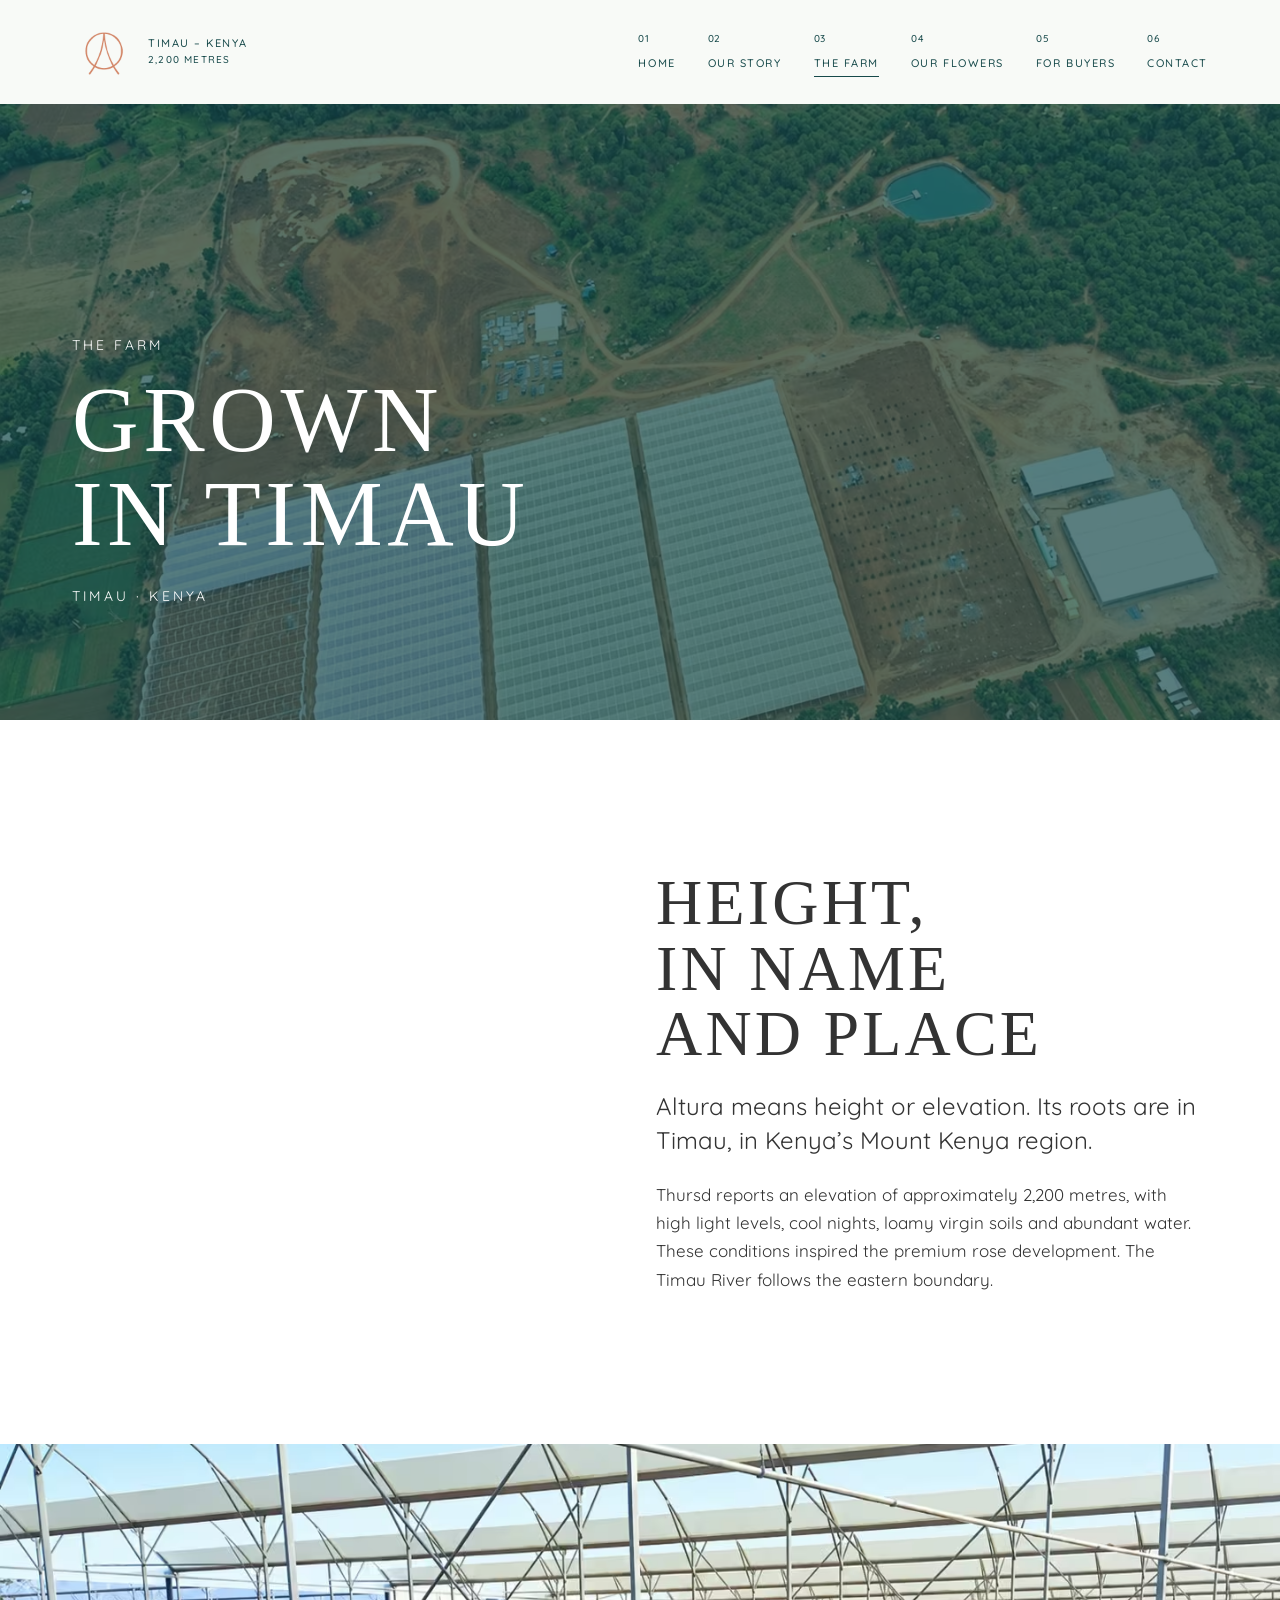
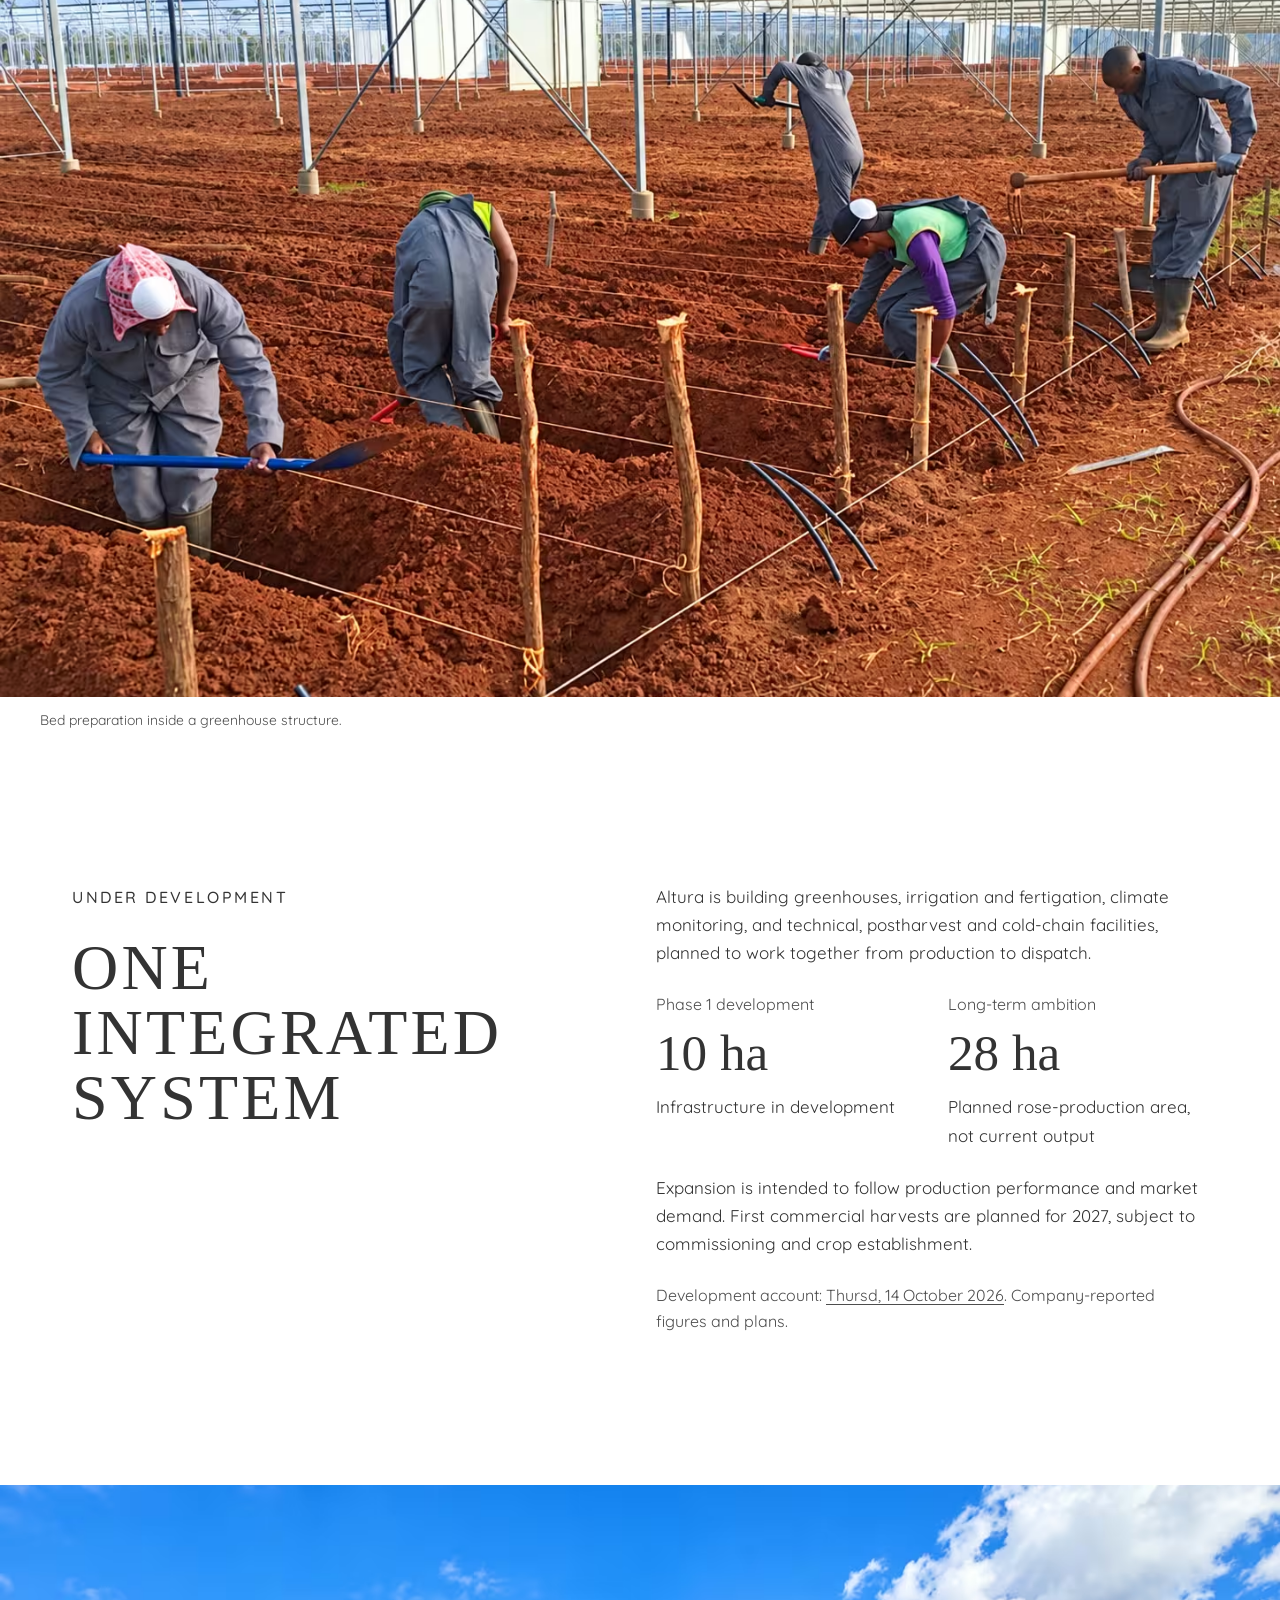
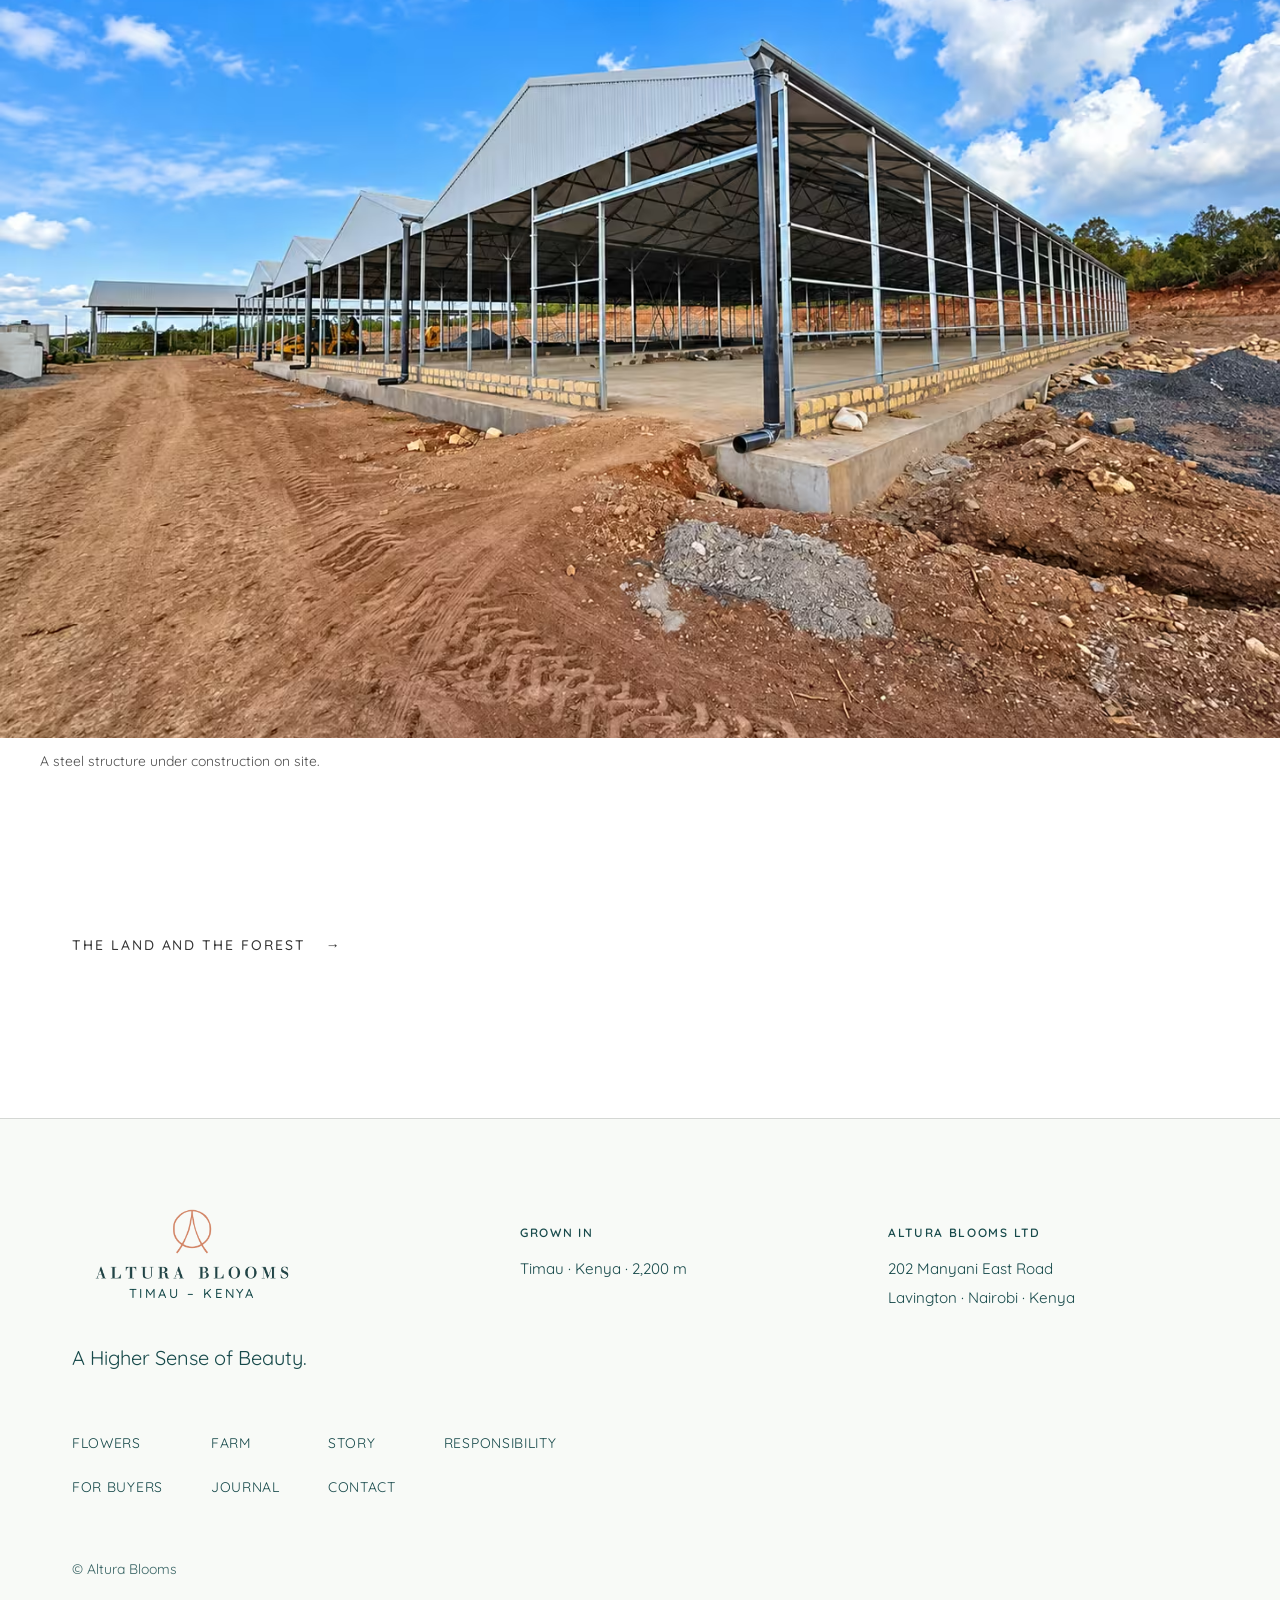
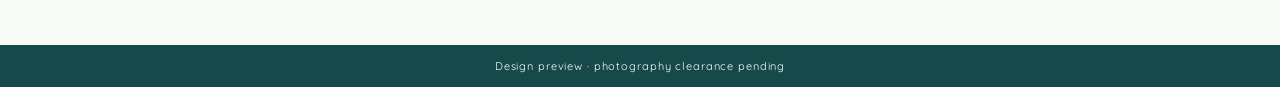
<file: pages/farm/index.html>
<!doctype html>
<html lang="en" data-stage="development">
<head>
<meta charset="utf-8">
<meta name="viewport" content="width=device-width, initial-scale=1, viewport-fit=cover">
<title>The Farm — Altura Blooms · Timau, Kenya</title>
<meta name="description" content="The Altura Blooms farm is being developed in Timau, Kenya, on the slopes of Mount Kenya, with greenhouses, irrigation and postharvest facilities planned as one system.">
<meta name="robots" content="noindex, nofollow">
<link rel="canonical" href="https://mrafrica12.github.io/altura_blooms/pages/farm/index.html">
<meta property="og:site_name" content="Altura Blooms">
<meta property="og:title" content="The Farm — Altura Blooms · Timau, Kenya">
<meta property="og:description" content="The Altura Blooms farm is being developed in Timau, Kenya, on the slopes of Mount Kenya, with greenhouses, irrigation and postharvest facilities planned as one system.">
<meta property="og:type" content="website">
<meta property="og:locale" content="en">
<meta name="twitter:card" content="summary">
<meta name="theme-color" content="#16494A">
<link rel="icon" type="image/png" sizes="32x32" href="../../assets/logos/favicon/favicon-32.png">
<link rel="apple-touch-icon" href="../../assets/logos/favicon/apple-touch-icon.png">
<link rel="preload" as="image" type="image/avif" href="../../assets/images/web/farm-aerial-1200.avif" imagesrcset="../../assets/images/web/farm-aerial-480.avif 480w, ../../assets/images/web/farm-aerial-800.avif 800w, ../../assets/images/web/farm-aerial-1200.avif 1200w, ../../assets/images/web/farm-aerial-1448.avif 1448w" imagesizes="100vw" fetchpriority="high">
<link rel="stylesheet" href="../../css/altura.css">
<script>document.documentElement.classList.add('js')</script>
<script type="application/ld+json">{"@context":"https://schema.org","@type":"BreadcrumbList","itemListElement":[{"@type":"ListItem","position":1,"name":"Altura Blooms","item":"https://mrafrica12.github.io/altura_blooms/"},{"@type":"ListItem","position":2,"name":"The Farm","item":"https://mrafrica12.github.io/altura_blooms/pages/farm/index.html"}]}</script>
</head>
<body>
<a class="skip-link" href="#main">Skip to content</a>
<header class="site-header" data-over-hero>
  <div class="site-header__bar">
    <a class="wordmark" href="../../index.html" aria-label="Altura Blooms, home — Timau – Kenya, 2,200 metres"><img class="wordmark__symbol" src="../../assets/logos/web/official-mark.png" width="64" height="64" alt=""><span class="wordmark__origin">Timau – Kenya<span>2,200 metres</span></span></a>
    <nav class="nav-desktop" aria-label="Primary"><ul><li style="--nav-order:0"><a href="../../index.html"><span class="nav-item__number" aria-hidden="true">01</span><span class="nav-item__label">Home</span></a></li><li style="--nav-order:1"><a href="../../pages/story/index.html"><span class="nav-item__number" aria-hidden="true">02</span><span class="nav-item__label">Our Story</span></a></li><li style="--nav-order:2"><a href="../../pages/farm/index.html" aria-current="page"><span class="nav-item__number" aria-hidden="true">03</span><span class="nav-item__label">The Farm</span></a></li><li style="--nav-order:3"><a href="../../pages/flowers/index.html"><span class="nav-item__number" aria-hidden="true">04</span><span class="nav-item__label">Our Flowers</span></a></li><li style="--nav-order:4"><a href="../../pages/buyers/index.html"><span class="nav-item__number" aria-hidden="true">05</span><span class="nav-item__label">For Buyers</span></a></li><li style="--nav-order:5"><a href="../../pages/contact/index.html"><span class="nav-item__number" aria-hidden="true">06</span><span class="nav-item__label">Contact</span></a></li></ul></nav>
    <button class="menu-toggle" type="button" aria-expanded="false" aria-controls="menu-panel"><span class="menu-toggle__label">Menu</span><span class="menu-toggle__bars" aria-hidden="true"></span></button>
  </div>
  <nav class="menu-panel" id="menu-panel" aria-label="Main menu" aria-hidden="true" inert>
    <div class="menu-panel__identity"><p class="menu-panel__brand">Altura Blooms</p><p class="menu-panel__origin">Timau · Kenya · 2,200 m</p></div>
    <div class="menu-panel__body"><ul><li style="--nav-order:0"><a href="../../index.html"><span class="nav-item__number" aria-hidden="true">01</span><span class="nav-item__label">Home</span></a></li><li style="--nav-order:1"><a href="../../pages/story/index.html"><span class="nav-item__number" aria-hidden="true">02</span><span class="nav-item__label">Our Story</span></a></li><li style="--nav-order:2"><a href="../../pages/farm/index.html" aria-current="page"><span class="nav-item__number" aria-hidden="true">03</span><span class="nav-item__label">The Farm</span></a></li><li style="--nav-order:3"><a href="../../pages/flowers/index.html"><span class="nav-item__number" aria-hidden="true">04</span><span class="nav-item__label">Our Flowers</span></a></li><li style="--nav-order:4"><a href="../../pages/buyers/index.html"><span class="nav-item__number" aria-hidden="true">05</span><span class="nav-item__label">For Buyers</span></a></li><li style="--nav-order:5"><a href="../../pages/contact/index.html"><span class="nav-item__number" aria-hidden="true">06</span><span class="nav-item__label">Contact</span></a></li></ul><div class="menu-panel__altitude" aria-hidden="true"><span>2,200</span><p>Metres above the sea.<br>A different perspective.</p></div></div>
    <p class="menu-panel__foot">A Higher Sense of Beauty.</p>
  </nav>
</header>
<main id="main">


<section class="hero hero--page" aria-labelledby="farm-h">
  <div class="media"><picture><source type="image/avif" srcset="../../assets/images/web/farm-aerial-480.avif 480w, ../../assets/images/web/farm-aerial-800.avif 800w, ../../assets/images/web/farm-aerial-1200.avif 1200w, ../../assets/images/web/farm-aerial-1448.avif 1448w" sizes="100vw"><source type="image/webp" srcset="../../assets/images/web/farm-aerial-480.webp 480w, ../../assets/images/web/farm-aerial-800.webp 800w, ../../assets/images/web/farm-aerial-1200.webp 1200w, ../../assets/images/web/farm-aerial-1448.webp 1448w" sizes="100vw"><img src="../../assets/images/web/farm-aerial-1200.webp" srcset="../../assets/images/web/farm-aerial-480.webp 480w, ../../assets/images/web/farm-aerial-800.webp 800w, ../../assets/images/web/farm-aerial-1200.webp 1200w, ../../assets/images/web/farm-aerial-1448.webp 1448w" sizes="100vw" width="1448" height="1086" alt="Aerial view of the Altura site: greenhouse structures and cleared red earth beside farmland and forest" style="object-position:50% 50%" fetchpriority="high" decoding="sync" data-dev-image></picture></div>
  <div class="hero__inner"><p class="hero__brand">The Farm</p><h1 class="hero__title" id="farm-h">Grown in Timau</h1><p class="hero__place">Timau · Kenya</p></div>
</section>
<section class="section">
  <div class="container split">
    <div><span class="eyebrow" data-reveal>The Place</span></div>
    <div class="stack">
      <h2 data-reveal>Height, in name and place</h2>
      <p class="lede" data-reveal>Altura means height or elevation. Its roots are in Timau, in Kenya’s Mount Kenya region.</p>
      <p data-reveal>Thursd reports an elevation of approximately 2,200 metres, with high light levels, cool nights, loamy virgin soils and abundant water. These conditions inspired the premium rose development. The Timau River follows the eastern boundary.</p>
    </div>
  </div>
</section>
<section class="section--flush">
  <figure><div class="media media--wide"><picture><source type="image/avif" srcset="../../assets/images/web/bed-preparation-480.avif 480w, ../../assets/images/web/bed-preparation-800.avif 800w, ../../assets/images/web/bed-preparation-1200.avif 1200w, ../../assets/images/web/bed-preparation-1448.avif 1448w" sizes="100vw"><source type="image/webp" srcset="../../assets/images/web/bed-preparation-480.webp 480w, ../../assets/images/web/bed-preparation-800.webp 800w, ../../assets/images/web/bed-preparation-1200.webp 1200w, ../../assets/images/web/bed-preparation-1448.webp 1448w" sizes="100vw"><img src="../../assets/images/web/bed-preparation-1200.webp" srcset="../../assets/images/web/bed-preparation-480.webp 480w, ../../assets/images/web/bed-preparation-800.webp 800w, ../../assets/images/web/bed-preparation-1200.webp 1200w, ../../assets/images/web/bed-preparation-1448.webp 1448w" sizes="100vw" width="1448" height="1086" alt="Workers preparing planting beds with irrigation lines inside a greenhouse structure" style="object-position:50% 50%" loading="lazy" decoding="async" data-dev-image></picture></div><figcaption>Bed preparation inside a greenhouse structure.</figcaption></figure>
</section>
<section class="section">
  <div class="container split">
    <div><span class="eyebrow" data-reveal>Under development</span><h2 data-reveal style="margin-top:var(--space-5)">One integrated system</h2></div>
    <div class="stack">
      <p data-reveal>Altura is building greenhouses, irrigation and fertigation, climate monitoring, and technical, postharvest and cold-chain facilities, planned to work together from production to dispatch.</p>
      <dl class="development-figures" data-reveal>
        <div><dt>Phase 1 development</dt><dd><strong>10 ha</strong><span>Infrastructure in development</span></dd></div>
        <div><dt>Long-term ambition</dt><dd><strong>28 ha</strong><span>Planned rose-production area, not current output</span></dd></div>
      </dl>
      <p data-reveal>Expansion is intended to follow production performance and market demand. First commercial harvests are planned for 2027, subject to commissioning and crop establishment.</p>
      <p class="caption source-note">Development account: <a href="https://thursd.com/articles/altura-blooms-develops" target="_blank" rel="noopener noreferrer">Thursd, 14 October 2026<span class="visually-hidden"> (opens a new tab)</span></a>. Company-reported figures and plans.</p>
    </div>
  </div>
</section>
<section class="section--flush">
  <figure><div class="media media--wide"><picture><source type="image/avif" srcset="../../assets/images/web/farm-structure-480.avif 480w, ../../assets/images/web/farm-structure-800.avif 800w, ../../assets/images/web/farm-structure-1200.avif 1200w, ../../assets/images/web/farm-structure-1448.avif 1448w" sizes="100vw"><source type="image/webp" srcset="../../assets/images/web/farm-structure-480.webp 480w, ../../assets/images/web/farm-structure-800.webp 800w, ../../assets/images/web/farm-structure-1200.webp 1200w, ../../assets/images/web/farm-structure-1448.webp 1448w" sizes="100vw"><img src="../../assets/images/web/farm-structure-1200.webp" srcset="../../assets/images/web/farm-structure-480.webp 480w, ../../assets/images/web/farm-structure-800.webp 800w, ../../assets/images/web/farm-structure-1200.webp 1200w, ../../assets/images/web/farm-structure-1448.webp 1448w" sizes="100vw" width="1448" height="1086" alt="A large open-sided steel structure under construction on the Altura site" style="object-position:50% 50%" loading="lazy" decoding="async" data-dev-image></picture></div><figcaption>A steel structure under construction on site.</figcaption></figure>
</section>
<section class="section"><div class="container"><a class="link-arrow" href="../../pages/responsibility/planet.html">The land and the forest</a></div></section>
</main>
<footer class="site-footer">
  <div class="container">
    <div class="site-footer__identity"><div class="site-footer__brand"><div class="site-footer__logo"><img class="site-footer__official" src="../../assets/logos/web/official-primary.png" width="240" height="126" alt="Altura Blooms — Timau, Kenya" loading="lazy"><span class="site-footer__location" aria-hidden="true">Timau – Kenya</span></div><p class="site-footer__line">A Higher Sense of Beauty.</p>
    </div>
    <div class="site-footer__origin"><p class="contact-label">Grown in</p><p>Timau · Kenya · 2,200 m</p></div>
    <div class="site-footer__business"><p class="contact-label">Altura Blooms Ltd</p><address>202 Manyani East Road<br>Lavington · Nairobi · Kenya</address></div>
    </div>
    <nav aria-label="Footer"><ul><li><a href="../../pages/flowers/index.html">Flowers</a></li><li><a href="../../pages/farm/index.html" aria-current="page">Farm</a></li><li><a href="../../pages/story/index.html">Story</a></li><li><a href="../../pages/responsibility/index.html">Responsibility</a></li><li><a href="../../pages/buyers/index.html">For Buyers</a></li><li><a href="../../pages/journal/index.html">Journal</a></li><li><a href="../../pages/contact/index.html">Contact</a></li></ul></nav>
    
    <small>© Altura Blooms</small>
  </div>
</footer>
<div class="dev-flag">Design preview · photography clearance pending</div>
<script src="../../js/altura.js" defer></script>



</body>
</html>
</file>
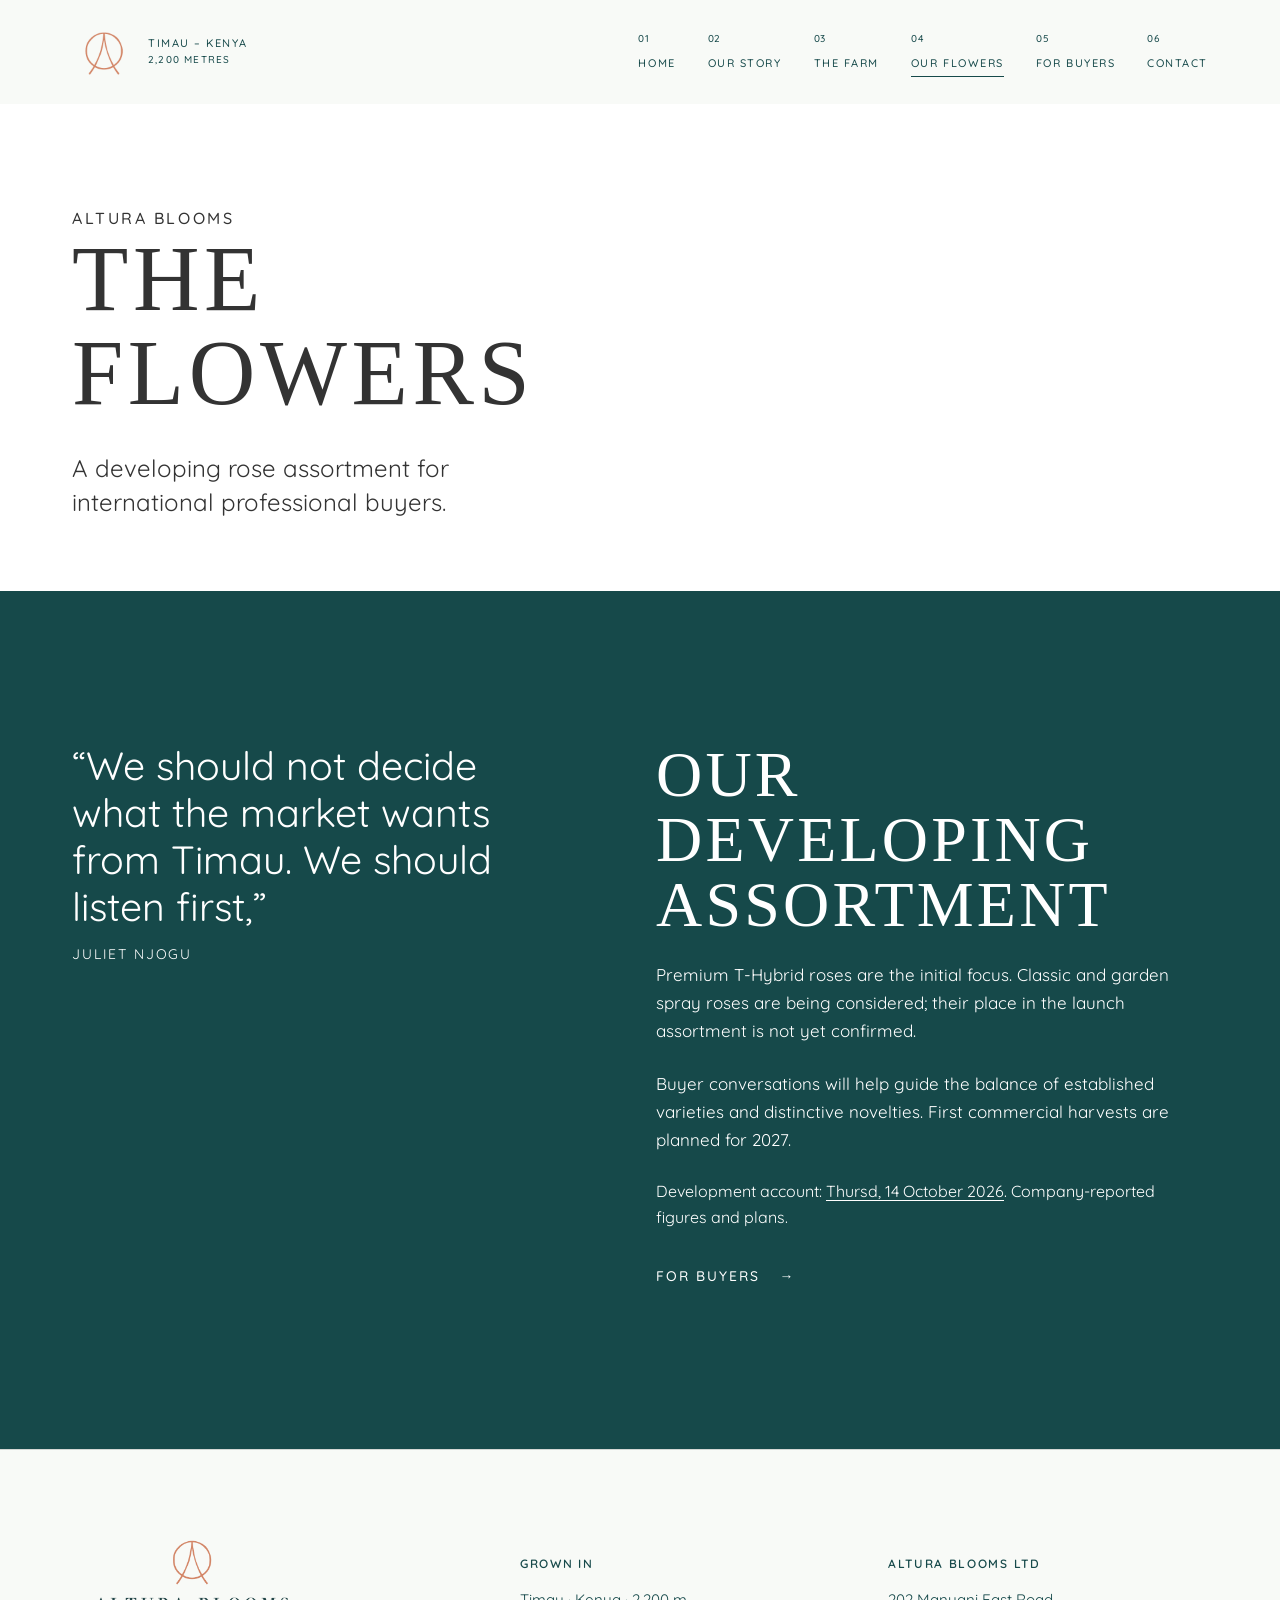
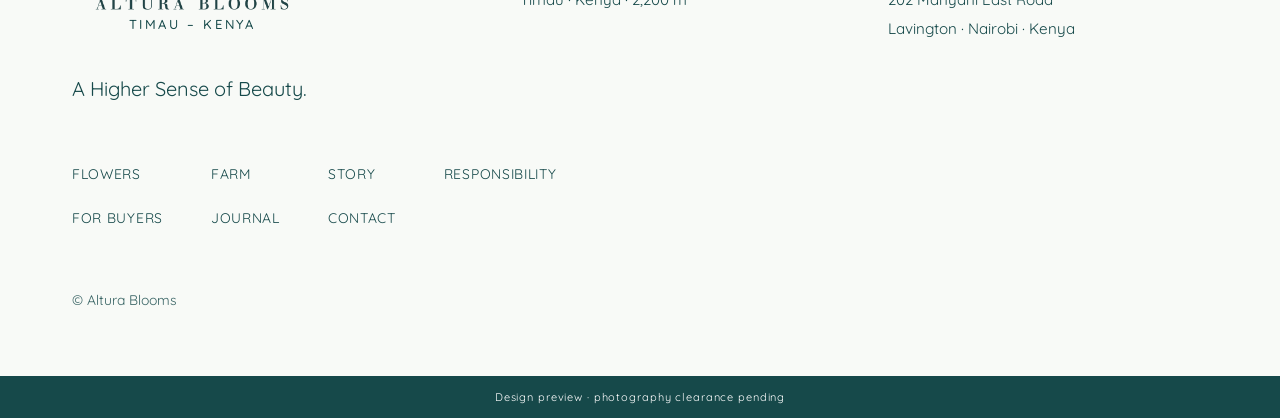
<file: pages/flowers/index.html>
<!doctype html>
<html lang="en" data-stage="development">
<head>
<meta charset="utf-8">
<meta name="viewport" content="width=device-width, initial-scale=1, viewport-fit=cover">
<title>The Flowers — Altura Blooms</title>
<meta name="description" content="Altura Blooms is shaping its rose assortment with professional buyers. Catalogue details will be published as varieties are confirmed.">
<meta name="robots" content="noindex, nofollow">
<link rel="canonical" href="https://mrafrica12.github.io/altura_blooms/pages/flowers/index.html">
<meta property="og:site_name" content="Altura Blooms">
<meta property="og:title" content="The Flowers — Altura Blooms">
<meta property="og:description" content="Altura Blooms is shaping its rose assortment with professional buyers. Catalogue details will be published as varieties are confirmed.">
<meta property="og:type" content="website">
<meta property="og:locale" content="en">
<meta name="twitter:card" content="summary">
<meta name="theme-color" content="#16494A">
<link rel="icon" type="image/png" sizes="32x32" href="../../assets/logos/favicon/favicon-32.png">
<link rel="apple-touch-icon" href="../../assets/logos/favicon/apple-touch-icon.png">

<link rel="stylesheet" href="../../css/altura.css">
<script>document.documentElement.classList.add('js')</script>
<script type="application/ld+json">{"@context":"https://schema.org","@type":"BreadcrumbList","itemListElement":[{"@type":"ListItem","position":1,"name":"Altura Blooms","item":"https://mrafrica12.github.io/altura_blooms/"},{"@type":"ListItem","position":2,"name":"The Flowers","item":"https://mrafrica12.github.io/altura_blooms/pages/flowers/index.html"}]}</script>
</head>
<body>
<a class="skip-link" href="#main">Skip to content</a>
<header class="site-header">
  <div class="site-header__bar">
    <a class="wordmark" href="../../index.html" aria-label="Altura Blooms, home — Timau – Kenya, 2,200 metres"><img class="wordmark__symbol" src="../../assets/logos/web/official-mark.png" width="64" height="64" alt=""><span class="wordmark__origin">Timau – Kenya<span>2,200 metres</span></span></a>
    <nav class="nav-desktop" aria-label="Primary"><ul><li style="--nav-order:0"><a href="../../index.html"><span class="nav-item__number" aria-hidden="true">01</span><span class="nav-item__label">Home</span></a></li><li style="--nav-order:1"><a href="../../pages/story/index.html"><span class="nav-item__number" aria-hidden="true">02</span><span class="nav-item__label">Our Story</span></a></li><li style="--nav-order:2"><a href="../../pages/farm/index.html"><span class="nav-item__number" aria-hidden="true">03</span><span class="nav-item__label">The Farm</span></a></li><li style="--nav-order:3"><a href="../../pages/flowers/index.html" aria-current="page"><span class="nav-item__number" aria-hidden="true">04</span><span class="nav-item__label">Our Flowers</span></a></li><li style="--nav-order:4"><a href="../../pages/buyers/index.html"><span class="nav-item__number" aria-hidden="true">05</span><span class="nav-item__label">For Buyers</span></a></li><li style="--nav-order:5"><a href="../../pages/contact/index.html"><span class="nav-item__number" aria-hidden="true">06</span><span class="nav-item__label">Contact</span></a></li></ul></nav>
    <button class="menu-toggle" type="button" aria-expanded="false" aria-controls="menu-panel"><span class="menu-toggle__label">Menu</span><span class="menu-toggle__bars" aria-hidden="true"></span></button>
  </div>
  <nav class="menu-panel" id="menu-panel" aria-label="Main menu" aria-hidden="true" inert>
    <div class="menu-panel__identity"><p class="menu-panel__brand">Altura Blooms</p><p class="menu-panel__origin">Timau · Kenya · 2,200 m</p></div>
    <div class="menu-panel__body"><ul><li style="--nav-order:0"><a href="../../index.html"><span class="nav-item__number" aria-hidden="true">01</span><span class="nav-item__label">Home</span></a></li><li style="--nav-order:1"><a href="../../pages/story/index.html"><span class="nav-item__number" aria-hidden="true">02</span><span class="nav-item__label">Our Story</span></a></li><li style="--nav-order:2"><a href="../../pages/farm/index.html"><span class="nav-item__number" aria-hidden="true">03</span><span class="nav-item__label">The Farm</span></a></li><li style="--nav-order:3"><a href="../../pages/flowers/index.html" aria-current="page"><span class="nav-item__number" aria-hidden="true">04</span><span class="nav-item__label">Our Flowers</span></a></li><li style="--nav-order:4"><a href="../../pages/buyers/index.html"><span class="nav-item__number" aria-hidden="true">05</span><span class="nav-item__label">For Buyers</span></a></li><li style="--nav-order:5"><a href="../../pages/contact/index.html"><span class="nav-item__number" aria-hidden="true">06</span><span class="nav-item__label">Contact</span></a></li></ul><div class="menu-panel__altitude" aria-hidden="true"><span>2,200</span><p>Metres above the sea.<br>A different perspective.</p></div></div>
    <p class="menu-panel__foot">A Higher Sense of Beauty.</p>
  </nav>
</header>
<main id="main">


<section class="page-intro"><div class="container">
  <span class="eyebrow" data-reveal>Altura Blooms</span>
  <h1 data-reveal>The Flowers</h1>
  <p class="lede" data-reveal>A developing rose assortment for international professional buyers.</p>
</div></section>
<section class="section section--dark">
  <div class="container split">
    <div><blockquote data-reveal><p>“We should not decide what the market wants from Timau. We should listen first,”</p><footer>Juliet Njogu</footer></blockquote></div>
    <div class="stack">
      <h2 data-reveal>Our developing assortment</h2>
      <p data-reveal>Premium T-Hybrid roses are the initial focus. Classic and garden spray roses are being considered; their place in the launch assortment is not yet confirmed.</p>
      <p data-reveal>Buyer conversations will help guide the balance of established varieties and distinctive novelties. First commercial harvests are planned for 2027.</p>
      <p class="caption source-note">Development account: <a href="https://thursd.com/articles/altura-blooms-develops" target="_blank" rel="noopener noreferrer">Thursd, 14 October 2026<span class="visually-hidden"> (opens a new tab)</span></a>. Company-reported figures and plans.</p>
      <a class="link-arrow" href="../../pages/buyers/index.html" data-reveal>For Buyers</a>
    </div>
  </div>
</section>

<!-- Catalogue architecture: stays hidden until data/varieties.json holds approved records. -->
<section class="section catalogue" data-catalogue="../../data/varieties.json"  aria-label="Flower collection" hidden>
  <div class="container"><div class="catalogue__filters"></div><div class="catalogue__track"></div></div>
</section>
</main>
<footer class="site-footer">
  <div class="container">
    <div class="site-footer__identity"><div class="site-footer__brand"><div class="site-footer__logo"><img class="site-footer__official" src="../../assets/logos/web/official-primary.png" width="240" height="126" alt="Altura Blooms — Timau, Kenya" loading="lazy"><span class="site-footer__location" aria-hidden="true">Timau – Kenya</span></div><p class="site-footer__line">A Higher Sense of Beauty.</p>
    </div>
    <div class="site-footer__origin"><p class="contact-label">Grown in</p><p>Timau · Kenya · 2,200 m</p></div>
    <div class="site-footer__business"><p class="contact-label">Altura Blooms Ltd</p><address>202 Manyani East Road<br>Lavington · Nairobi · Kenya</address></div>
    </div>
    <nav aria-label="Footer"><ul><li><a href="../../pages/flowers/index.html" aria-current="page">Flowers</a></li><li><a href="../../pages/farm/index.html">Farm</a></li><li><a href="../../pages/story/index.html">Story</a></li><li><a href="../../pages/responsibility/index.html">Responsibility</a></li><li><a href="../../pages/buyers/index.html">For Buyers</a></li><li><a href="../../pages/journal/index.html">Journal</a></li><li><a href="../../pages/contact/index.html">Contact</a></li></ul></nav>
    
    <small>© Altura Blooms</small>
  </div>
</footer>
<div class="dev-flag">Design preview · photography clearance pending</div>
<script src="../../js/altura.js" defer></script>


<script src="../../js/catalogue-runtime.js" defer></script>
</body>
</html>
</file>
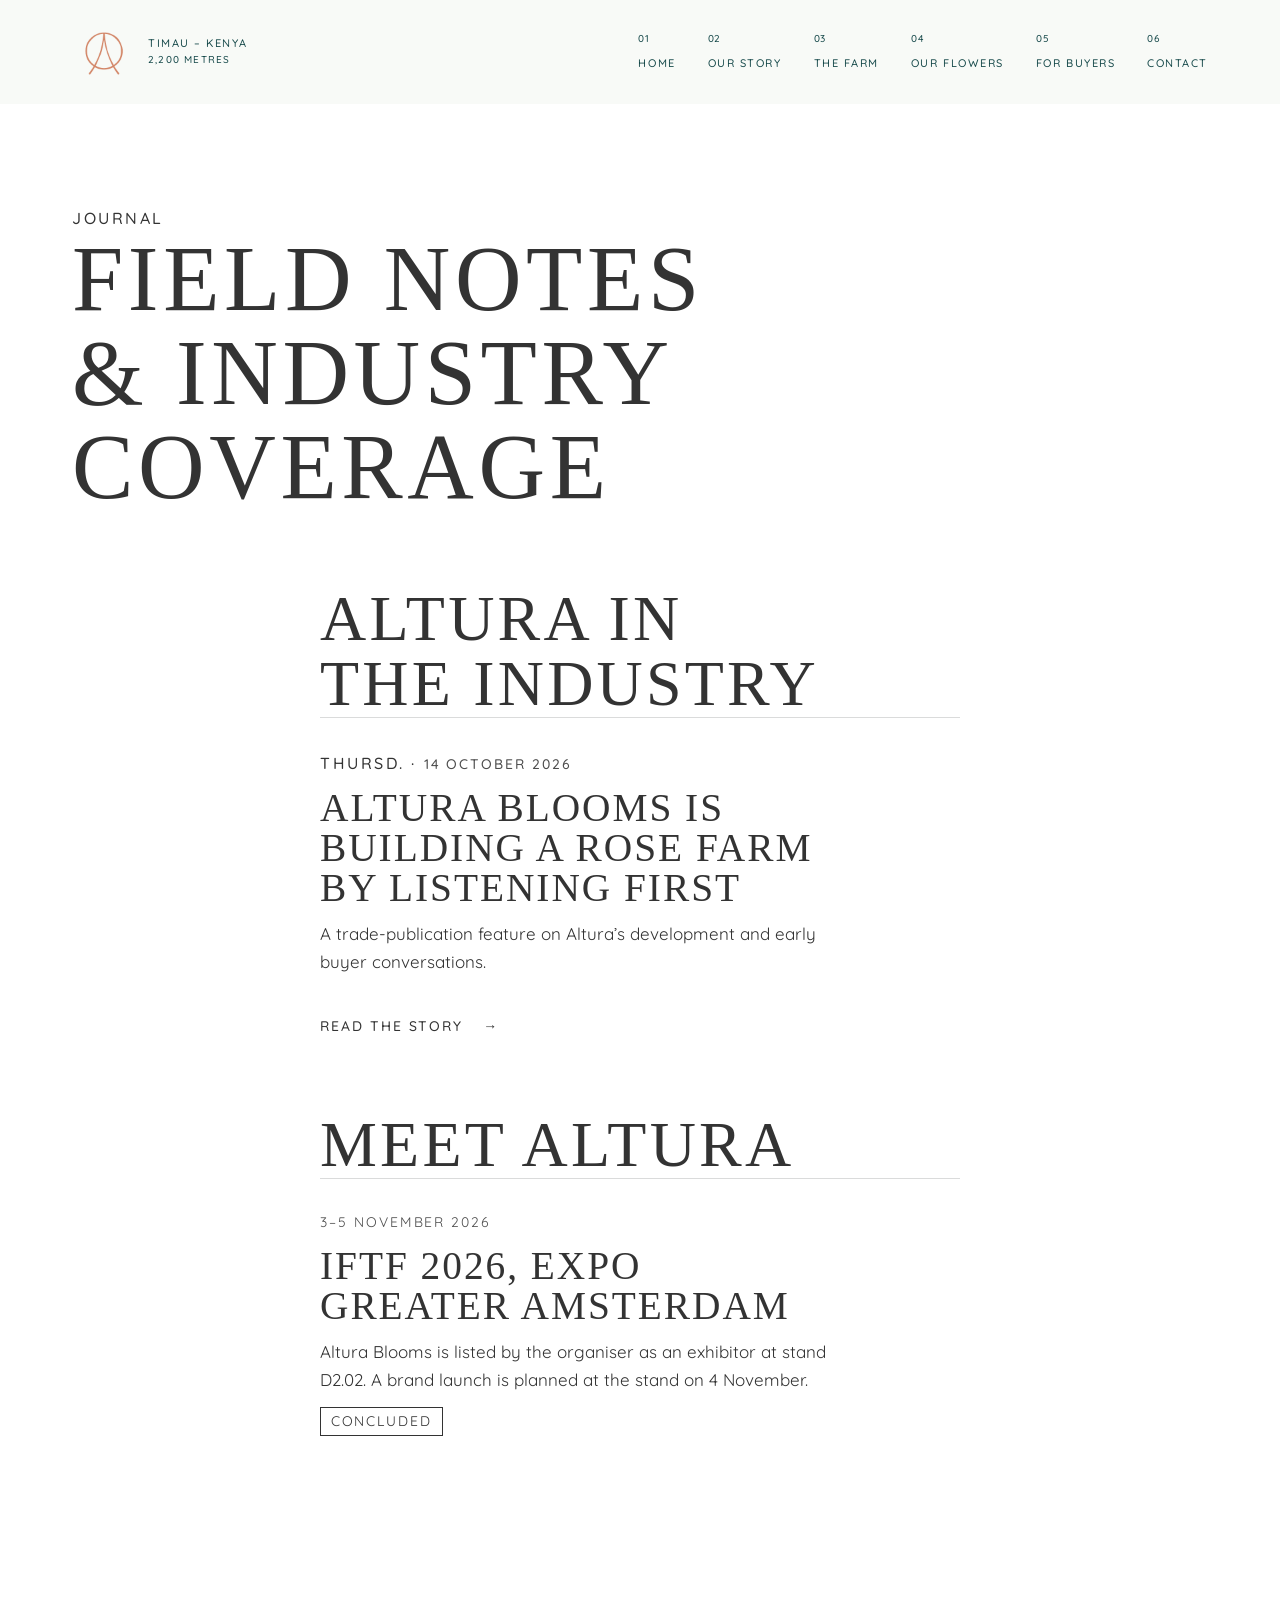
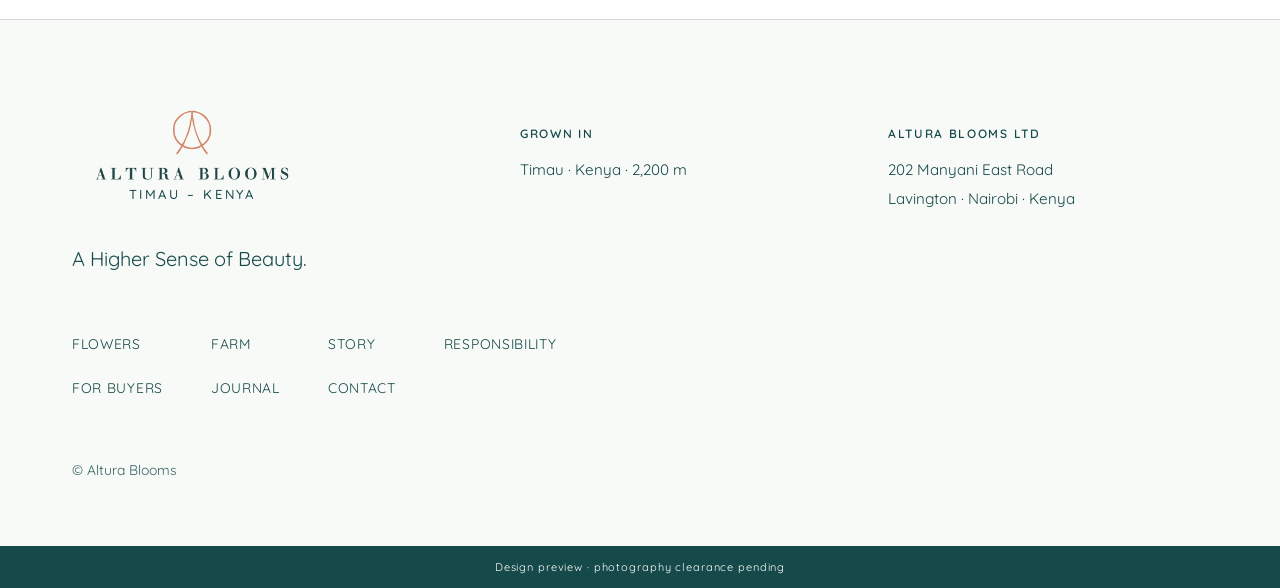
<file: pages/journal/index.html>
<!doctype html>
<html lang="en" data-stage="development">
<head>
<meta charset="utf-8">
<meta name="viewport" content="width=device-width, initial-scale=1, viewport-fit=cover">
<title>Journal — Altura Blooms</title>
<meta name="description" content="Field notes from Altura Blooms in Timau, Kenya.">
<meta name="robots" content="noindex, nofollow">
<link rel="canonical" href="https://mrafrica12.github.io/altura_blooms/pages/journal/index.html">
<meta property="og:site_name" content="Altura Blooms">
<meta property="og:title" content="Journal — Altura Blooms">
<meta property="og:description" content="Field notes from Altura Blooms in Timau, Kenya.">
<meta property="og:type" content="website">
<meta property="og:locale" content="en">
<meta name="twitter:card" content="summary">
<meta name="theme-color" content="#16494A">
<link rel="icon" type="image/png" sizes="32x32" href="../../assets/logos/favicon/favicon-32.png">
<link rel="apple-touch-icon" href="../../assets/logos/favicon/apple-touch-icon.png">

<link rel="stylesheet" href="../../css/altura.css">
<script>document.documentElement.classList.add('js')</script>
<script type="application/ld+json">{"@context":"https://schema.org","@type":"BreadcrumbList","itemListElement":[{"@type":"ListItem","position":1,"name":"Altura Blooms","item":"https://mrafrica12.github.io/altura_blooms/"},{"@type":"ListItem","position":2,"name":"Journal","item":"https://mrafrica12.github.io/altura_blooms/pages/journal/index.html"}]}</script>
</head>
<body>
<a class="skip-link" href="#main">Skip to content</a>
<header class="site-header">
  <div class="site-header__bar">
    <a class="wordmark" href="../../index.html" aria-label="Altura Blooms, home — Timau – Kenya, 2,200 metres"><img class="wordmark__symbol" src="../../assets/logos/web/official-mark.png" width="64" height="64" alt=""><span class="wordmark__origin">Timau – Kenya<span>2,200 metres</span></span></a>
    <nav class="nav-desktop" aria-label="Primary"><ul><li style="--nav-order:0"><a href="../../index.html"><span class="nav-item__number" aria-hidden="true">01</span><span class="nav-item__label">Home</span></a></li><li style="--nav-order:1"><a href="../../pages/story/index.html"><span class="nav-item__number" aria-hidden="true">02</span><span class="nav-item__label">Our Story</span></a></li><li style="--nav-order:2"><a href="../../pages/farm/index.html"><span class="nav-item__number" aria-hidden="true">03</span><span class="nav-item__label">The Farm</span></a></li><li style="--nav-order:3"><a href="../../pages/flowers/index.html"><span class="nav-item__number" aria-hidden="true">04</span><span class="nav-item__label">Our Flowers</span></a></li><li style="--nav-order:4"><a href="../../pages/buyers/index.html"><span class="nav-item__number" aria-hidden="true">05</span><span class="nav-item__label">For Buyers</span></a></li><li style="--nav-order:5"><a href="../../pages/contact/index.html"><span class="nav-item__number" aria-hidden="true">06</span><span class="nav-item__label">Contact</span></a></li></ul></nav>
    <button class="menu-toggle" type="button" aria-expanded="false" aria-controls="menu-panel"><span class="menu-toggle__label">Menu</span><span class="menu-toggle__bars" aria-hidden="true"></span></button>
  </div>
  <nav class="menu-panel" id="menu-panel" aria-label="Main menu" aria-hidden="true" inert>
    <div class="menu-panel__identity"><p class="menu-panel__brand">Altura Blooms</p><p class="menu-panel__origin">Timau · Kenya · 2,200 m</p></div>
    <div class="menu-panel__body"><ul><li style="--nav-order:0"><a href="../../index.html"><span class="nav-item__number" aria-hidden="true">01</span><span class="nav-item__label">Home</span></a></li><li style="--nav-order:1"><a href="../../pages/story/index.html"><span class="nav-item__number" aria-hidden="true">02</span><span class="nav-item__label">Our Story</span></a></li><li style="--nav-order:2"><a href="../../pages/farm/index.html"><span class="nav-item__number" aria-hidden="true">03</span><span class="nav-item__label">The Farm</span></a></li><li style="--nav-order:3"><a href="../../pages/flowers/index.html"><span class="nav-item__number" aria-hidden="true">04</span><span class="nav-item__label">Our Flowers</span></a></li><li style="--nav-order:4"><a href="../../pages/buyers/index.html"><span class="nav-item__number" aria-hidden="true">05</span><span class="nav-item__label">For Buyers</span></a></li><li style="--nav-order:5"><a href="../../pages/contact/index.html"><span class="nav-item__number" aria-hidden="true">06</span><span class="nav-item__label">Contact</span></a></li></ul><div class="menu-panel__altitude" aria-hidden="true"><span>2,200</span><p>Metres above the sea.<br>A different perspective.</p></div></div>
    <p class="menu-panel__foot">A Higher Sense of Beauty.</p>
  </nav>
</header>
<main id="main">


<section class="page-intro"><div class="container">
  <span class="eyebrow" data-reveal>Journal</span>
  <h1 data-reveal>Field notes & industry coverage</h1>
  
</div></section>
<section class="section" style="padding-top:0"><div class="container container--narrow">
<h2>Altura in the industry</h2>
<article class="entry industry-feature" data-reveal>
  <p class="eyebrow">THURSD. · <time datetime="2026-10-14">14 October 2026</time></p>
  <h3>Altura Blooms Is Building a Rose Farm by Listening First</h3>
  <p>A trade-publication feature on Altura’s development and early buyer conversations.</p>
  <a class="link-arrow" href="https://thursd.com/articles/altura-blooms-develops" target="_blank" rel="noopener noreferrer">Read the story <span class="visually-hidden">on Thursd (opens a new tab)</span></a>
</article>
<h2 class="mt-6">Meet Altura</h2>
<article class="entry" data-reveal>
  <time datetime="2026-11-03">3–5 November 2026</time>
  <h3>IFTF 2026, Expo Greater Amsterdam</h3>
  <p>Altura Blooms is listed by the organiser as an exhibitor at stand D2.02. A brand launch is planned at the stand on 4 November.</p>
  <p><span class="status" data-event-end="2026-11-05">Scheduled</span></p>
</article>
</div></section>
</main>
<footer class="site-footer">
  <div class="container">
    <div class="site-footer__identity"><div class="site-footer__brand"><div class="site-footer__logo"><img class="site-footer__official" src="../../assets/logos/web/official-primary.png" width="240" height="126" alt="Altura Blooms — Timau, Kenya" loading="lazy"><span class="site-footer__location" aria-hidden="true">Timau – Kenya</span></div><p class="site-footer__line">A Higher Sense of Beauty.</p>
    </div>
    <div class="site-footer__origin"><p class="contact-label">Grown in</p><p>Timau · Kenya · 2,200 m</p></div>
    <div class="site-footer__business"><p class="contact-label">Altura Blooms Ltd</p><address>202 Manyani East Road<br>Lavington · Nairobi · Kenya</address></div>
    </div>
    <nav aria-label="Footer"><ul><li><a href="../../pages/flowers/index.html">Flowers</a></li><li><a href="../../pages/farm/index.html">Farm</a></li><li><a href="../../pages/story/index.html">Story</a></li><li><a href="../../pages/responsibility/index.html">Responsibility</a></li><li><a href="../../pages/buyers/index.html">For Buyers</a></li><li><a href="../../pages/journal/index.html" aria-current="page">Journal</a></li><li><a href="../../pages/contact/index.html">Contact</a></li></ul></nav>
    
    <small>© Altura Blooms</small>
  </div>
</footer>
<div class="dev-flag">Design preview · photography clearance pending</div>
<script src="../../js/altura.js" defer></script>



</body>
</html>
</file>
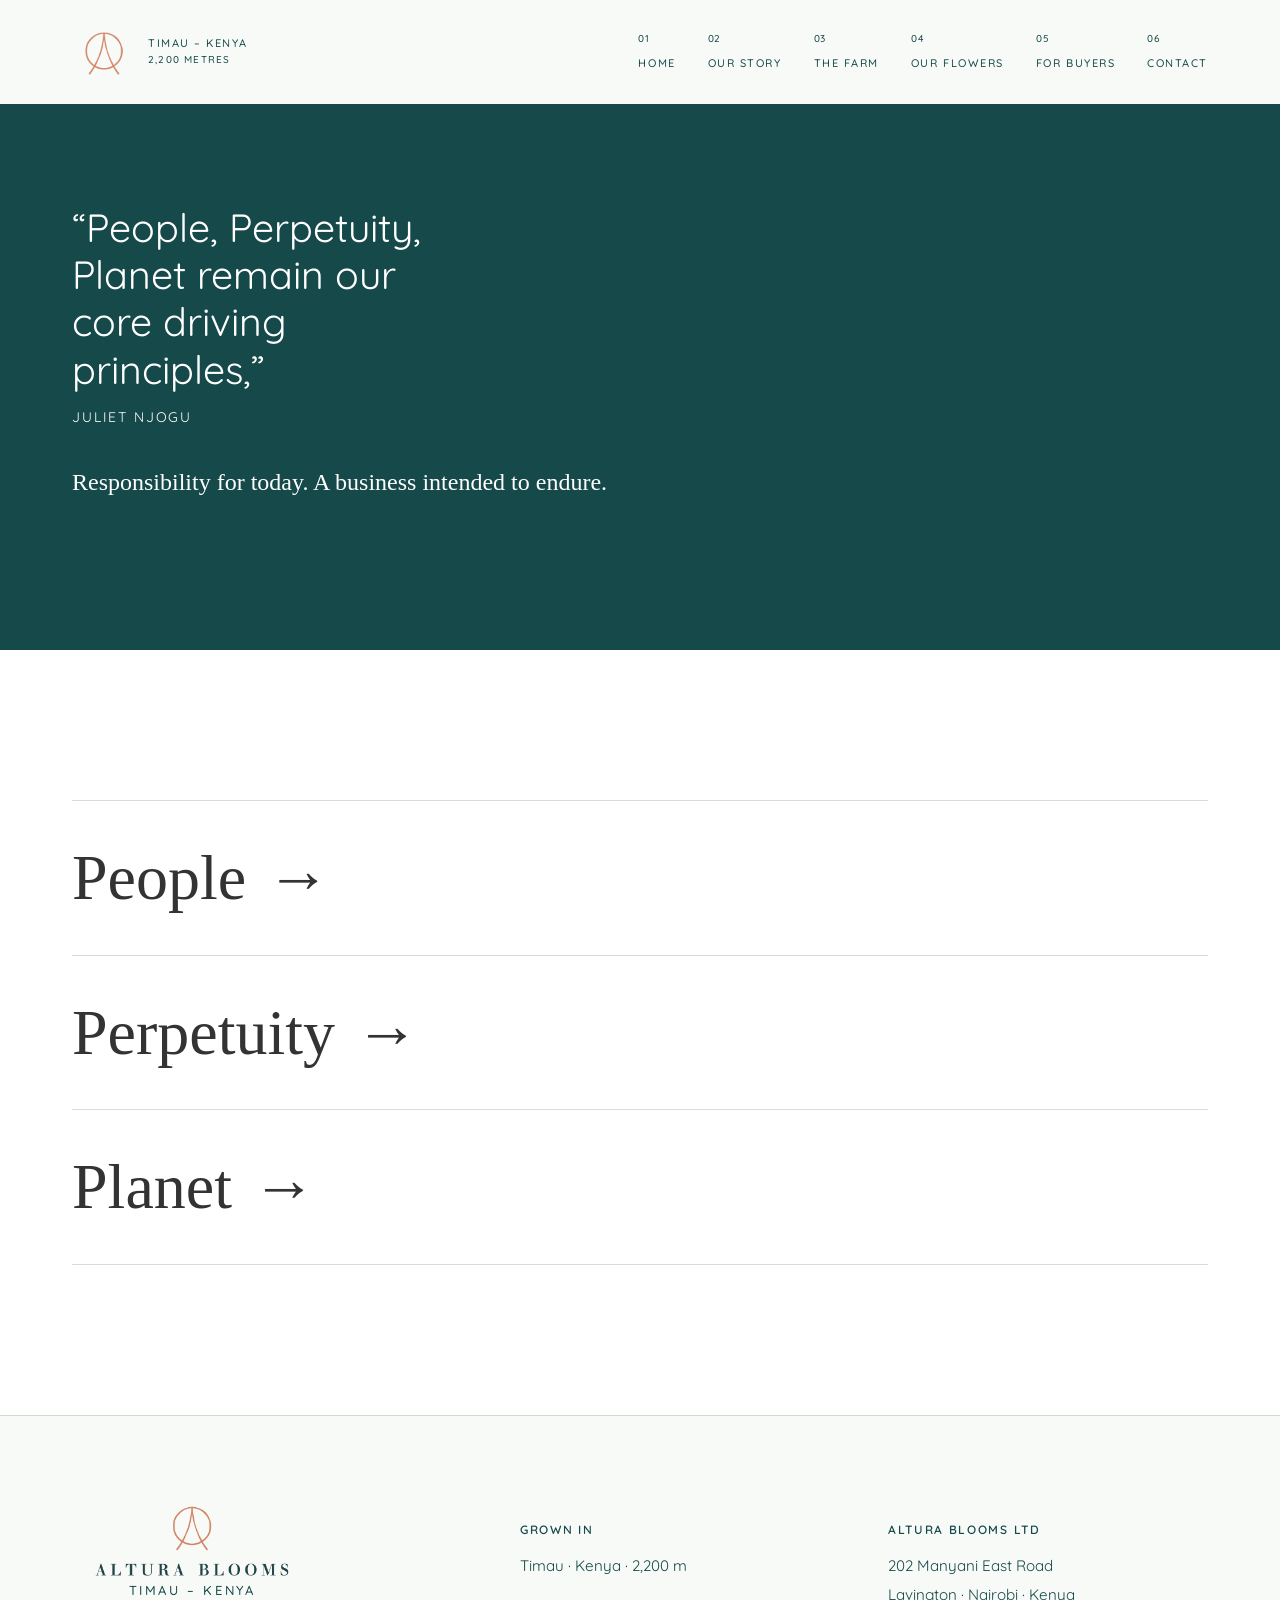
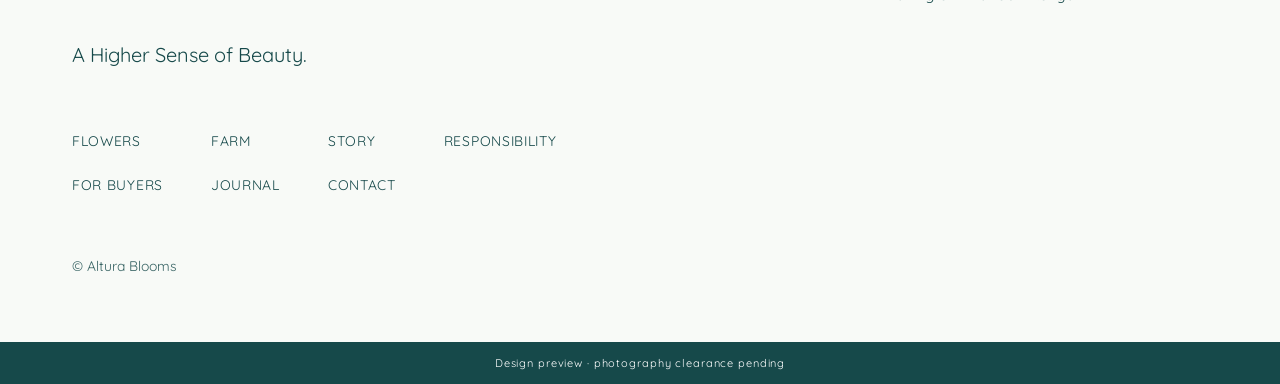
<file: pages/responsibility/index.html>
<!doctype html>
<html lang="en" data-stage="development">
<head>
<meta charset="utf-8">
<meta name="viewport" content="width=device-width, initial-scale=1, viewport-fit=cover">
<title>People · Perpetuity · Planet — Altura Blooms</title>
<meta name="description" content="People, Perpetuity, Planet are the core driving principles of Altura Blooms, Timau, Kenya.">
<meta name="robots" content="noindex, nofollow">
<link rel="canonical" href="https://mrafrica12.github.io/altura_blooms/pages/responsibility/index.html">
<meta property="og:site_name" content="Altura Blooms">
<meta property="og:title" content="People · Perpetuity · Planet — Altura Blooms">
<meta property="og:description" content="People, Perpetuity, Planet are the core driving principles of Altura Blooms, Timau, Kenya.">
<meta property="og:type" content="website">
<meta property="og:locale" content="en">
<meta name="twitter:card" content="summary">
<meta name="theme-color" content="#16494A">
<link rel="icon" type="image/png" sizes="32x32" href="../../assets/logos/favicon/favicon-32.png">
<link rel="apple-touch-icon" href="../../assets/logos/favicon/apple-touch-icon.png">

<link rel="stylesheet" href="../../css/altura.css">
<script>document.documentElement.classList.add('js')</script>
<script type="application/ld+json">{"@context":"https://schema.org","@type":"BreadcrumbList","itemListElement":[{"@type":"ListItem","position":1,"name":"Altura Blooms","item":"https://mrafrica12.github.io/altura_blooms/"},{"@type":"ListItem","position":2,"name":"People · Perpetuity · Planet","item":"https://mrafrica12.github.io/altura_blooms/pages/responsibility/index.html"}]}</script>
</head>
<body>
<a class="skip-link" href="#main">Skip to content</a>
<header class="site-header">
  <div class="site-header__bar">
    <a class="wordmark" href="../../index.html" aria-label="Altura Blooms, home — Timau – Kenya, 2,200 metres"><img class="wordmark__symbol" src="../../assets/logos/web/official-mark.png" width="64" height="64" alt=""><span class="wordmark__origin">Timau – Kenya<span>2,200 metres</span></span></a>
    <nav class="nav-desktop" aria-label="Primary"><ul><li style="--nav-order:0"><a href="../../index.html"><span class="nav-item__number" aria-hidden="true">01</span><span class="nav-item__label">Home</span></a></li><li style="--nav-order:1"><a href="../../pages/story/index.html"><span class="nav-item__number" aria-hidden="true">02</span><span class="nav-item__label">Our Story</span></a></li><li style="--nav-order:2"><a href="../../pages/farm/index.html"><span class="nav-item__number" aria-hidden="true">03</span><span class="nav-item__label">The Farm</span></a></li><li style="--nav-order:3"><a href="../../pages/flowers/index.html"><span class="nav-item__number" aria-hidden="true">04</span><span class="nav-item__label">Our Flowers</span></a></li><li style="--nav-order:4"><a href="../../pages/buyers/index.html"><span class="nav-item__number" aria-hidden="true">05</span><span class="nav-item__label">For Buyers</span></a></li><li style="--nav-order:5"><a href="../../pages/contact/index.html"><span class="nav-item__number" aria-hidden="true">06</span><span class="nav-item__label">Contact</span></a></li></ul></nav>
    <button class="menu-toggle" type="button" aria-expanded="false" aria-controls="menu-panel"><span class="menu-toggle__label">Menu</span><span class="menu-toggle__bars" aria-hidden="true"></span></button>
  </div>
  <nav class="menu-panel" id="menu-panel" aria-label="Main menu" aria-hidden="true" inert>
    <div class="menu-panel__identity"><p class="menu-panel__brand">Altura Blooms</p><p class="menu-panel__origin">Timau · Kenya · 2,200 m</p></div>
    <div class="menu-panel__body"><ul><li style="--nav-order:0"><a href="../../index.html"><span class="nav-item__number" aria-hidden="true">01</span><span class="nav-item__label">Home</span></a></li><li style="--nav-order:1"><a href="../../pages/story/index.html"><span class="nav-item__number" aria-hidden="true">02</span><span class="nav-item__label">Our Story</span></a></li><li style="--nav-order:2"><a href="../../pages/farm/index.html"><span class="nav-item__number" aria-hidden="true">03</span><span class="nav-item__label">The Farm</span></a></li><li style="--nav-order:3"><a href="../../pages/flowers/index.html"><span class="nav-item__number" aria-hidden="true">04</span><span class="nav-item__label">Our Flowers</span></a></li><li style="--nav-order:4"><a href="../../pages/buyers/index.html"><span class="nav-item__number" aria-hidden="true">05</span><span class="nav-item__label">For Buyers</span></a></li><li style="--nav-order:5"><a href="../../pages/contact/index.html"><span class="nav-item__number" aria-hidden="true">06</span><span class="nav-item__label">Contact</span></a></li></ul><div class="menu-panel__altitude" aria-hidden="true"><span>2,200</span><p>Metres above the sea.<br>A different perspective.</p></div></div>
    <p class="menu-panel__foot">A Higher Sense of Beauty.</p>
  </nav>
</header>
<main id="main">


<section class="section section--dark principle-lead" style="padding-top:calc(var(--header-height) + var(--space-8))"><div class="container"><h1 class="visually-hidden">People · Perpetuity · Planet</h1><blockquote data-reveal><p>“People, Perpetuity, Planet remain our core driving principles,”</p><footer>Juliet Njogu</footer></blockquote><p class="principle-context">Responsibility for today. A business intended to endure.</p></div></section>
<section class="section"><div class="container"><ul class="people" style="border-top:var(--rule)">
  <li><a class="link-arrow" style="border:0;font-family:var(--font-display);font-size:var(--step-3);text-transform:none;letter-spacing:0" href="../../pages/responsibility/people.html">People</a></li>
  <li><a class="link-arrow" style="border:0;font-family:var(--font-display);font-size:var(--step-3);text-transform:none;letter-spacing:0" href="../../pages/responsibility/perpetuity.html">Perpetuity</a></li>
  <li><a class="link-arrow" style="border:0;font-family:var(--font-display);font-size:var(--step-3);text-transform:none;letter-spacing:0" href="../../pages/responsibility/planet.html">Planet</a></li>
</ul></div></section>
</main>
<footer class="site-footer">
  <div class="container">
    <div class="site-footer__identity"><div class="site-footer__brand"><div class="site-footer__logo"><img class="site-footer__official" src="../../assets/logos/web/official-primary.png" width="240" height="126" alt="Altura Blooms — Timau, Kenya" loading="lazy"><span class="site-footer__location" aria-hidden="true">Timau – Kenya</span></div><p class="site-footer__line">A Higher Sense of Beauty.</p>
    </div>
    <div class="site-footer__origin"><p class="contact-label">Grown in</p><p>Timau · Kenya · 2,200 m</p></div>
    <div class="site-footer__business"><p class="contact-label">Altura Blooms Ltd</p><address>202 Manyani East Road<br>Lavington · Nairobi · Kenya</address></div>
    </div>
    <nav aria-label="Footer"><ul><li><a href="../../pages/flowers/index.html">Flowers</a></li><li><a href="../../pages/farm/index.html">Farm</a></li><li><a href="../../pages/story/index.html">Story</a></li><li><a href="../../pages/responsibility/index.html" aria-current="page">Responsibility</a></li><li><a href="../../pages/buyers/index.html">For Buyers</a></li><li><a href="../../pages/journal/index.html">Journal</a></li><li><a href="../../pages/contact/index.html">Contact</a></li></ul></nav>
    
    <small>© Altura Blooms</small>
  </div>
</footer>
<div class="dev-flag">Design preview · photography clearance pending</div>
<script src="../../js/altura.js" defer></script>



</body>
</html>
</file>
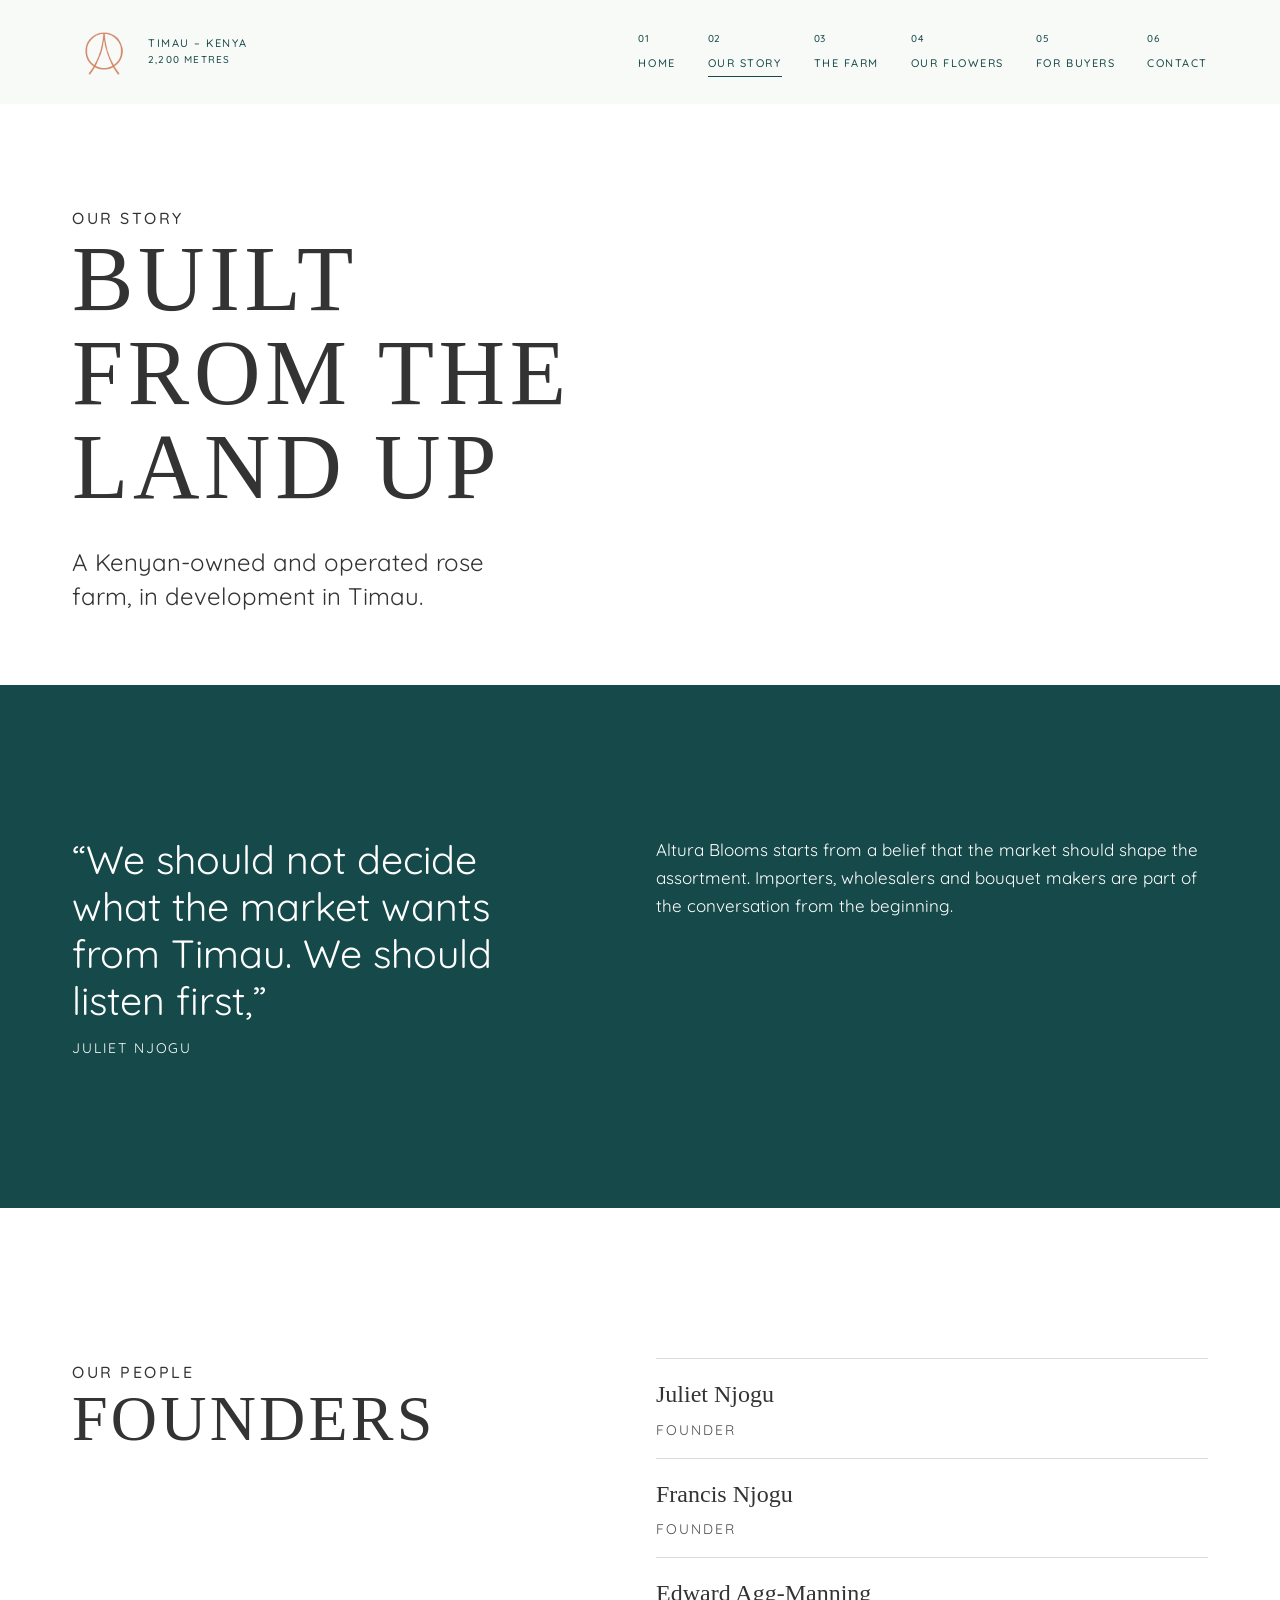
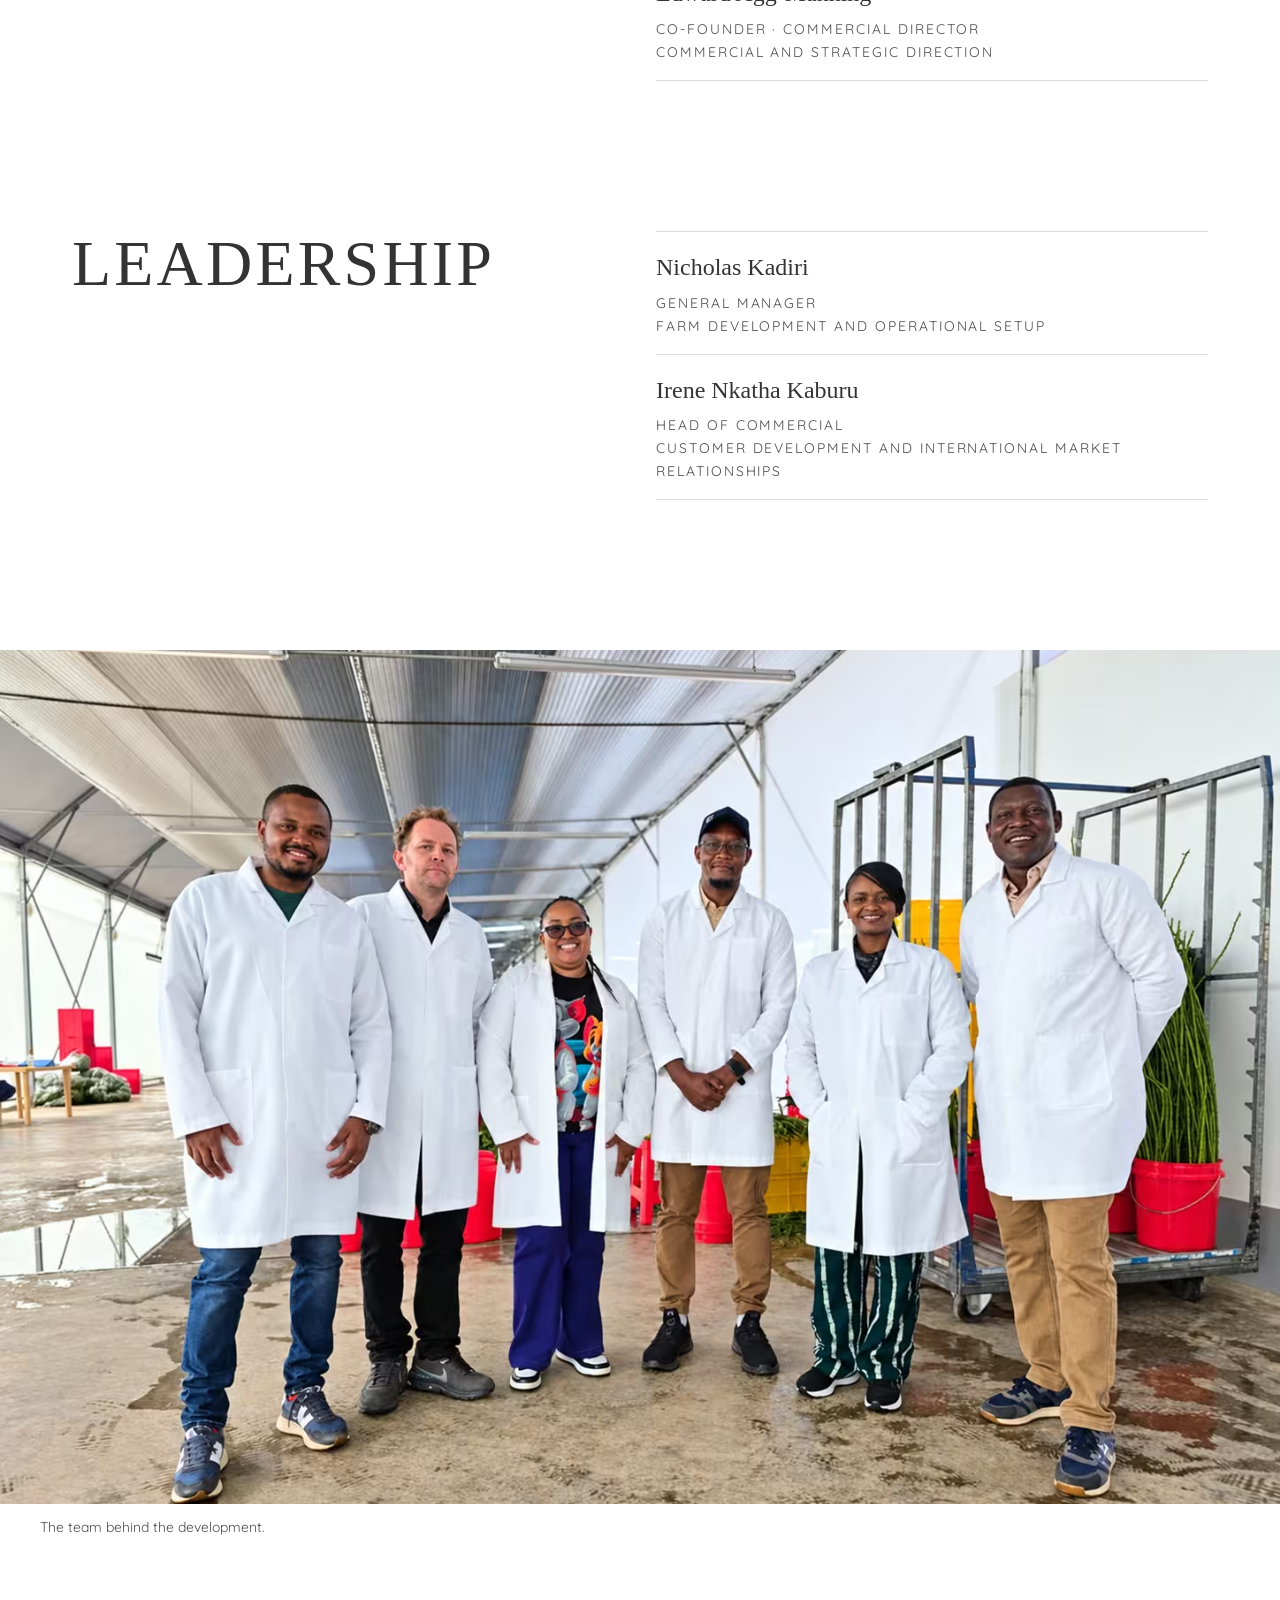
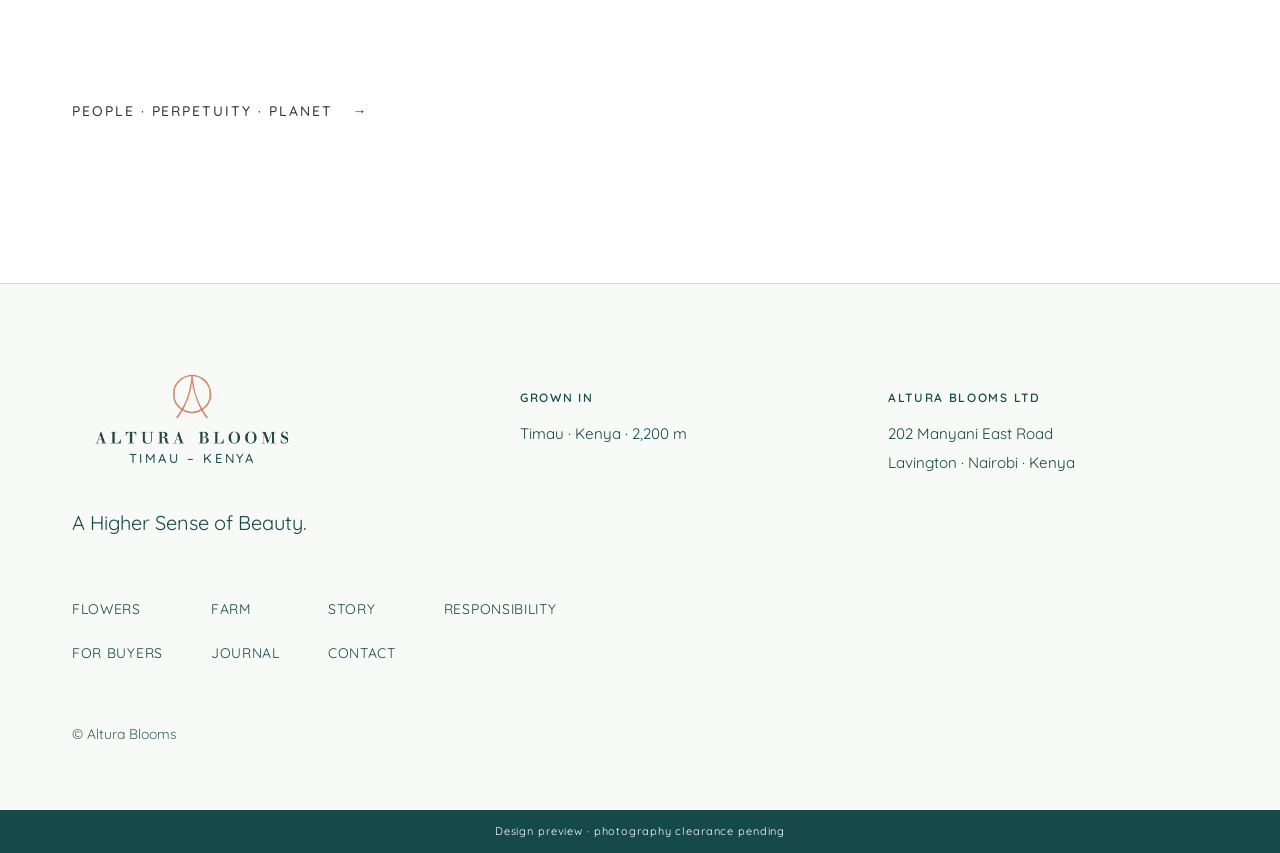
<file: pages/story/index.html>
<!doctype html>
<html lang="en" data-stage="development">
<head>
<meta charset="utf-8">
<meta name="viewport" content="width=device-width, initial-scale=1, viewport-fit=cover">
<title>Our Story — Altura Blooms</title>
<meta name="description" content="Altura Blooms is a Kenyan-owned and operated floriculture development in Timau, founded by Juliet Njogu, Francis Njogu and Edward Agg-Manning.">
<meta name="robots" content="noindex, nofollow">
<link rel="canonical" href="https://mrafrica12.github.io/altura_blooms/pages/story/index.html">
<meta property="og:site_name" content="Altura Blooms">
<meta property="og:title" content="Our Story — Altura Blooms">
<meta property="og:description" content="Altura Blooms is a Kenyan-owned and operated floriculture development in Timau, founded by Juliet Njogu, Francis Njogu and Edward Agg-Manning.">
<meta property="og:type" content="website">
<meta property="og:locale" content="en">
<meta name="twitter:card" content="summary">
<meta name="theme-color" content="#16494A">
<link rel="icon" type="image/png" sizes="32x32" href="../../assets/logos/favicon/favicon-32.png">
<link rel="apple-touch-icon" href="../../assets/logos/favicon/apple-touch-icon.png">

<link rel="stylesheet" href="../../css/altura.css">
<script>document.documentElement.classList.add('js')</script>
<script type="application/ld+json">{"@context":"https://schema.org","@type":"BreadcrumbList","itemListElement":[{"@type":"ListItem","position":1,"name":"Altura Blooms","item":"https://mrafrica12.github.io/altura_blooms/"},{"@type":"ListItem","position":2,"name":"Our Story","item":"https://mrafrica12.github.io/altura_blooms/pages/story/index.html"}]}</script>
</head>
<body>
<a class="skip-link" href="#main">Skip to content</a>
<header class="site-header">
  <div class="site-header__bar">
    <a class="wordmark" href="../../index.html" aria-label="Altura Blooms, home — Timau – Kenya, 2,200 metres"><img class="wordmark__symbol" src="../../assets/logos/web/official-mark.png" width="64" height="64" alt=""><span class="wordmark__origin">Timau – Kenya<span>2,200 metres</span></span></a>
    <nav class="nav-desktop" aria-label="Primary"><ul><li style="--nav-order:0"><a href="../../index.html"><span class="nav-item__number" aria-hidden="true">01</span><span class="nav-item__label">Home</span></a></li><li style="--nav-order:1"><a href="../../pages/story/index.html" aria-current="page"><span class="nav-item__number" aria-hidden="true">02</span><span class="nav-item__label">Our Story</span></a></li><li style="--nav-order:2"><a href="../../pages/farm/index.html"><span class="nav-item__number" aria-hidden="true">03</span><span class="nav-item__label">The Farm</span></a></li><li style="--nav-order:3"><a href="../../pages/flowers/index.html"><span class="nav-item__number" aria-hidden="true">04</span><span class="nav-item__label">Our Flowers</span></a></li><li style="--nav-order:4"><a href="../../pages/buyers/index.html"><span class="nav-item__number" aria-hidden="true">05</span><span class="nav-item__label">For Buyers</span></a></li><li style="--nav-order:5"><a href="../../pages/contact/index.html"><span class="nav-item__number" aria-hidden="true">06</span><span class="nav-item__label">Contact</span></a></li></ul></nav>
    <button class="menu-toggle" type="button" aria-expanded="false" aria-controls="menu-panel"><span class="menu-toggle__label">Menu</span><span class="menu-toggle__bars" aria-hidden="true"></span></button>
  </div>
  <nav class="menu-panel" id="menu-panel" aria-label="Main menu" aria-hidden="true" inert>
    <div class="menu-panel__identity"><p class="menu-panel__brand">Altura Blooms</p><p class="menu-panel__origin">Timau · Kenya · 2,200 m</p></div>
    <div class="menu-panel__body"><ul><li style="--nav-order:0"><a href="../../index.html"><span class="nav-item__number" aria-hidden="true">01</span><span class="nav-item__label">Home</span></a></li><li style="--nav-order:1"><a href="../../pages/story/index.html" aria-current="page"><span class="nav-item__number" aria-hidden="true">02</span><span class="nav-item__label">Our Story</span></a></li><li style="--nav-order:2"><a href="../../pages/farm/index.html"><span class="nav-item__number" aria-hidden="true">03</span><span class="nav-item__label">The Farm</span></a></li><li style="--nav-order:3"><a href="../../pages/flowers/index.html"><span class="nav-item__number" aria-hidden="true">04</span><span class="nav-item__label">Our Flowers</span></a></li><li style="--nav-order:4"><a href="../../pages/buyers/index.html"><span class="nav-item__number" aria-hidden="true">05</span><span class="nav-item__label">For Buyers</span></a></li><li style="--nav-order:5"><a href="../../pages/contact/index.html"><span class="nav-item__number" aria-hidden="true">06</span><span class="nav-item__label">Contact</span></a></li></ul><div class="menu-panel__altitude" aria-hidden="true"><span>2,200</span><p>Metres above the sea.<br>A different perspective.</p></div></div>
    <p class="menu-panel__foot">A Higher Sense of Beauty.</p>
  </nav>
</header>
<main id="main">


<section class="page-intro"><div class="container">
  <span class="eyebrow" data-reveal>Our Story</span>
  <h1 data-reveal>Built from the land up</h1>
  <p class="lede" data-reveal>A Kenyan-owned and operated rose farm, in development in Timau.</p>
</div></section>
<section class="section section--dark">
  <div class="container split">
    <div><blockquote data-reveal><p>“We should not decide what the market wants from Timau. We should listen first,”</p><footer>Juliet Njogu</footer></blockquote></div>
    <div class="stack">
      <p data-reveal>Altura Blooms starts from a belief that the market should shape the assortment. Importers, wholesalers and bouquet makers are part of the conversation from the beginning.</p>
    </div>
  </div>
</section>
<section class="section">
  <div class="container split">
    <div><span class="eyebrow" data-reveal>Our people</span><h2 data-reveal>Founders</h2></div>
    <ul class="people" data-reveal><li><strong>Juliet Njogu</strong><span>Founder</span></li><li><strong>Francis Njogu</strong><span>Founder</span></li><li><strong>Edward Agg-Manning</strong><span>Co-Founder · Commercial Director<br>Commercial and strategic direction</span></li></ul>
  </div>
</section>
<section class="section" style="padding-top:0">
  <div class="container split">
    <div><h2 id="leadership" data-reveal>Leadership</h2></div>
    <ul class="people" data-reveal><li><strong>Nicholas Kadiri</strong><span>General Manager<br>Farm development and operational setup</span></li><li><strong>Irene Nkatha Kaburu</strong><span>Head of Commercial<br>Customer development and international market relationships</span></li></ul>
  </div>
</section>
<section class="section--flush"><figure><div class="media media--wide"><picture><source type="image/avif" srcset="../../assets/images/web/team-portrait-480.avif 480w, ../../assets/images/web/team-portrait-800.avif 800w, ../../assets/images/web/team-portrait-1200.avif 1200w, ../../assets/images/web/team-portrait-1448.avif 1448w" sizes="100vw"><source type="image/webp" srcset="../../assets/images/web/team-portrait-480.webp 480w, ../../assets/images/web/team-portrait-800.webp 800w, ../../assets/images/web/team-portrait-1200.webp 1200w, ../../assets/images/web/team-portrait-1448.webp 1448w" sizes="100vw"><img src="../../assets/images/web/team-portrait-1200.webp" srcset="../../assets/images/web/team-portrait-480.webp 480w, ../../assets/images/web/team-portrait-800.webp 800w, ../../assets/images/web/team-portrait-1200.webp 1200w, ../../assets/images/web/team-portrait-1448.webp 1448w" sizes="100vw" width="1448" height="1086" alt="A group portrait of the Altura team" style="object-position:50% 40%" loading="lazy" decoding="async" data-dev-image></picture></div><figcaption>The team behind the development.</figcaption></figure></section>
<section class="section"><div class="container"><a class="link-arrow" href="../../pages/responsibility/index.html">People · Perpetuity · Planet</a></div></section>
</main>
<footer class="site-footer">
  <div class="container">
    <div class="site-footer__identity"><div class="site-footer__brand"><div class="site-footer__logo"><img class="site-footer__official" src="../../assets/logos/web/official-primary.png" width="240" height="126" alt="Altura Blooms — Timau, Kenya" loading="lazy"><span class="site-footer__location" aria-hidden="true">Timau – Kenya</span></div><p class="site-footer__line">A Higher Sense of Beauty.</p>
    </div>
    <div class="site-footer__origin"><p class="contact-label">Grown in</p><p>Timau · Kenya · 2,200 m</p></div>
    <div class="site-footer__business"><p class="contact-label">Altura Blooms Ltd</p><address>202 Manyani East Road<br>Lavington · Nairobi · Kenya</address></div>
    </div>
    <nav aria-label="Footer"><ul><li><a href="../../pages/flowers/index.html">Flowers</a></li><li><a href="../../pages/farm/index.html">Farm</a></li><li><a href="../../pages/story/index.html" aria-current="page">Story</a></li><li><a href="../../pages/responsibility/index.html">Responsibility</a></li><li><a href="../../pages/buyers/index.html">For Buyers</a></li><li><a href="../../pages/journal/index.html">Journal</a></li><li><a href="../../pages/contact/index.html">Contact</a></li></ul></nav>
    
    <small>© Altura Blooms</small>
  </div>
</footer>
<div class="dev-flag">Design preview · photography clearance pending</div>
<script src="../../js/altura.js" defer></script>



</body>
</html>
</file>
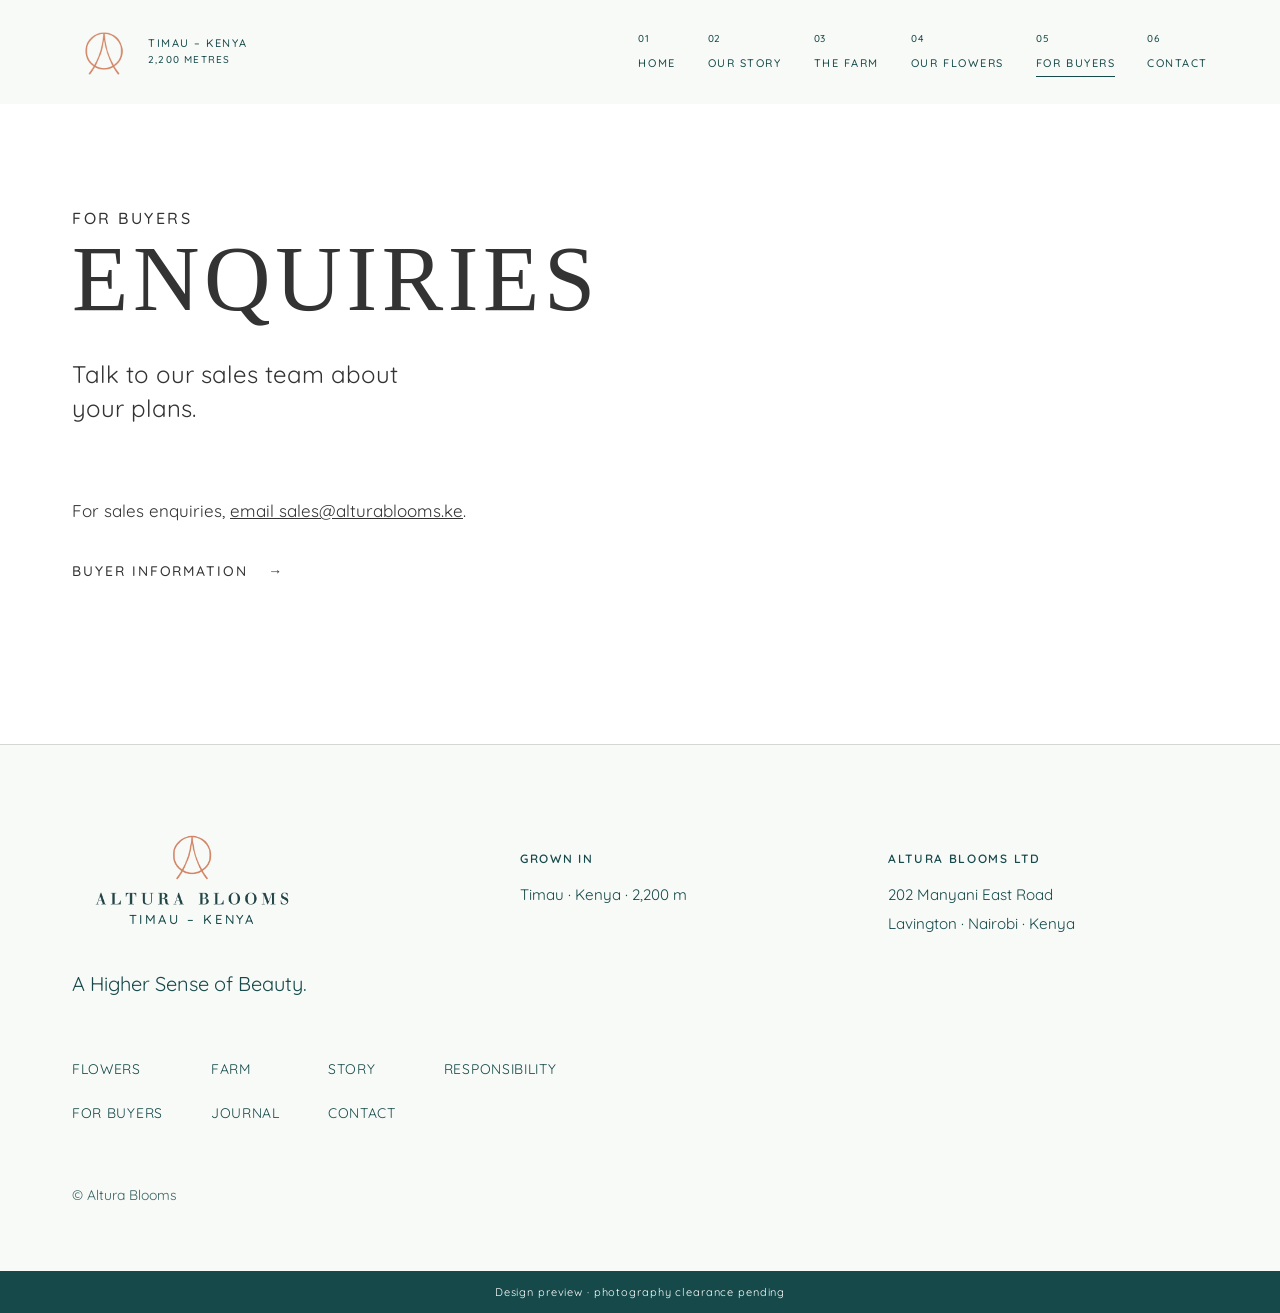
<file: pages/buyers/enquiry.html>
<!doctype html>
<html lang="en" data-stage="development">
<head>
<meta charset="utf-8">
<meta name="viewport" content="width=device-width, initial-scale=1, viewport-fit=cover">
<title>Enquire — Altura Blooms</title>
<meta name="description" content="Professional buyers can tell Altura Blooms which flowers, weeks and volumes they are looking for.">
<meta name="robots" content="noindex, nofollow">
<link rel="canonical" href="https://mrafrica12.github.io/altura_blooms/pages/buyers/enquiry.html">
<meta property="og:site_name" content="Altura Blooms">
<meta property="og:title" content="Enquire — Altura Blooms">
<meta property="og:description" content="Professional buyers can tell Altura Blooms which flowers, weeks and volumes they are looking for.">
<meta property="og:type" content="website">
<meta property="og:locale" content="en">
<meta name="twitter:card" content="summary">
<meta name="theme-color" content="#16494A">
<link rel="icon" type="image/png" sizes="32x32" href="../../assets/logos/favicon/favicon-32.png">
<link rel="apple-touch-icon" href="../../assets/logos/favicon/apple-touch-icon.png">

<link rel="stylesheet" href="../../css/altura.css">
<script>document.documentElement.classList.add('js')</script>
<script type="application/ld+json">{"@context":"https://schema.org","@type":"BreadcrumbList","itemListElement":[{"@type":"ListItem","position":1,"name":"Altura Blooms","item":"https://mrafrica12.github.io/altura_blooms/"},{"@type":"ListItem","position":2,"name":"For Buyers","item":"https://mrafrica12.github.io/altura_blooms/pages/buyers/index.html"},{"@type":"ListItem","position":3,"name":"Enquire","item":"https://mrafrica12.github.io/altura_blooms/pages/buyers/enquiry.html"}]}</script>
</head>
<body>
<a class="skip-link" href="#main">Skip to content</a>
<header class="site-header">
  <div class="site-header__bar">
    <a class="wordmark" href="../../index.html" aria-label="Altura Blooms, home — Timau – Kenya, 2,200 metres"><img class="wordmark__symbol" src="../../assets/logos/web/official-mark.png" width="64" height="64" alt=""><span class="wordmark__origin">Timau – Kenya<span>2,200 metres</span></span></a>
    <nav class="nav-desktop" aria-label="Primary"><ul><li style="--nav-order:0"><a href="../../index.html"><span class="nav-item__number" aria-hidden="true">01</span><span class="nav-item__label">Home</span></a></li><li style="--nav-order:1"><a href="../../pages/story/index.html"><span class="nav-item__number" aria-hidden="true">02</span><span class="nav-item__label">Our Story</span></a></li><li style="--nav-order:2"><a href="../../pages/farm/index.html"><span class="nav-item__number" aria-hidden="true">03</span><span class="nav-item__label">The Farm</span></a></li><li style="--nav-order:3"><a href="../../pages/flowers/index.html"><span class="nav-item__number" aria-hidden="true">04</span><span class="nav-item__label">Our Flowers</span></a></li><li style="--nav-order:4"><a href="../../pages/buyers/index.html" aria-current="location"><span class="nav-item__number" aria-hidden="true">05</span><span class="nav-item__label">For Buyers</span></a></li><li style="--nav-order:5"><a href="../../pages/contact/index.html"><span class="nav-item__number" aria-hidden="true">06</span><span class="nav-item__label">Contact</span></a></li></ul></nav>
    <button class="menu-toggle" type="button" aria-expanded="false" aria-controls="menu-panel"><span class="menu-toggle__label">Menu</span><span class="menu-toggle__bars" aria-hidden="true"></span></button>
  </div>
  <nav class="menu-panel" id="menu-panel" aria-label="Main menu" aria-hidden="true" inert>
    <div class="menu-panel__identity"><p class="menu-panel__brand">Altura Blooms</p><p class="menu-panel__origin">Timau · Kenya · 2,200 m</p></div>
    <div class="menu-panel__body"><ul><li style="--nav-order:0"><a href="../../index.html"><span class="nav-item__number" aria-hidden="true">01</span><span class="nav-item__label">Home</span></a></li><li style="--nav-order:1"><a href="../../pages/story/index.html"><span class="nav-item__number" aria-hidden="true">02</span><span class="nav-item__label">Our Story</span></a></li><li style="--nav-order:2"><a href="../../pages/farm/index.html"><span class="nav-item__number" aria-hidden="true">03</span><span class="nav-item__label">The Farm</span></a></li><li style="--nav-order:3"><a href="../../pages/flowers/index.html"><span class="nav-item__number" aria-hidden="true">04</span><span class="nav-item__label">Our Flowers</span></a></li><li style="--nav-order:4"><a href="../../pages/buyers/index.html" aria-current="location"><span class="nav-item__number" aria-hidden="true">05</span><span class="nav-item__label">For Buyers</span></a></li><li style="--nav-order:5"><a href="../../pages/contact/index.html"><span class="nav-item__number" aria-hidden="true">06</span><span class="nav-item__label">Contact</span></a></li></ul><div class="menu-panel__altitude" aria-hidden="true"><span>2,200</span><p>Metres above the sea.<br>A different perspective.</p></div></div>
    <p class="menu-panel__foot">A Higher Sense of Beauty.</p>
  </nav>
</header>
<main id="main">


<section class="page-intro"><div class="container">
  <span class="eyebrow" data-reveal>For Buyers</span>
  <h1 data-reveal>Enquiries</h1>
  <p class="lede" data-reveal>Talk to our sales team about your plans.</p>
</div></section>
<section class="section" style="padding-top:0"><div class="container">
<div class="stack"><p>For sales enquiries, <a href="mailto:sales@alturablooms.ke">email sales@alturablooms.ke</a>.</p><a class="link-arrow" href="../../pages/buyers/index.html">Buyer information</a></div>
</div></section>
</main>
<footer class="site-footer">
  <div class="container">
    <div class="site-footer__identity"><div class="site-footer__brand"><div class="site-footer__logo"><img class="site-footer__official" src="../../assets/logos/web/official-primary.png" width="240" height="126" alt="Altura Blooms — Timau, Kenya" loading="lazy"><span class="site-footer__location" aria-hidden="true">Timau – Kenya</span></div><p class="site-footer__line">A Higher Sense of Beauty.</p>
    </div>
    <div class="site-footer__origin"><p class="contact-label">Grown in</p><p>Timau · Kenya · 2,200 m</p></div>
    <div class="site-footer__business"><p class="contact-label">Altura Blooms Ltd</p><address>202 Manyani East Road<br>Lavington · Nairobi · Kenya</address></div>
    </div>
    <nav aria-label="Footer"><ul><li><a href="../../pages/flowers/index.html">Flowers</a></li><li><a href="../../pages/farm/index.html">Farm</a></li><li><a href="../../pages/story/index.html">Story</a></li><li><a href="../../pages/responsibility/index.html">Responsibility</a></li><li><a href="../../pages/buyers/index.html">For Buyers</a></li><li><a href="../../pages/journal/index.html">Journal</a></li><li><a href="../../pages/contact/index.html">Contact</a></li></ul></nav>
    
    <small>© Altura Blooms</small>
  </div>
</footer>
<div class="dev-flag">Design preview · photography clearance pending</div>
<script src="../../js/altura.js" defer></script>



</body>
</html>
</file>
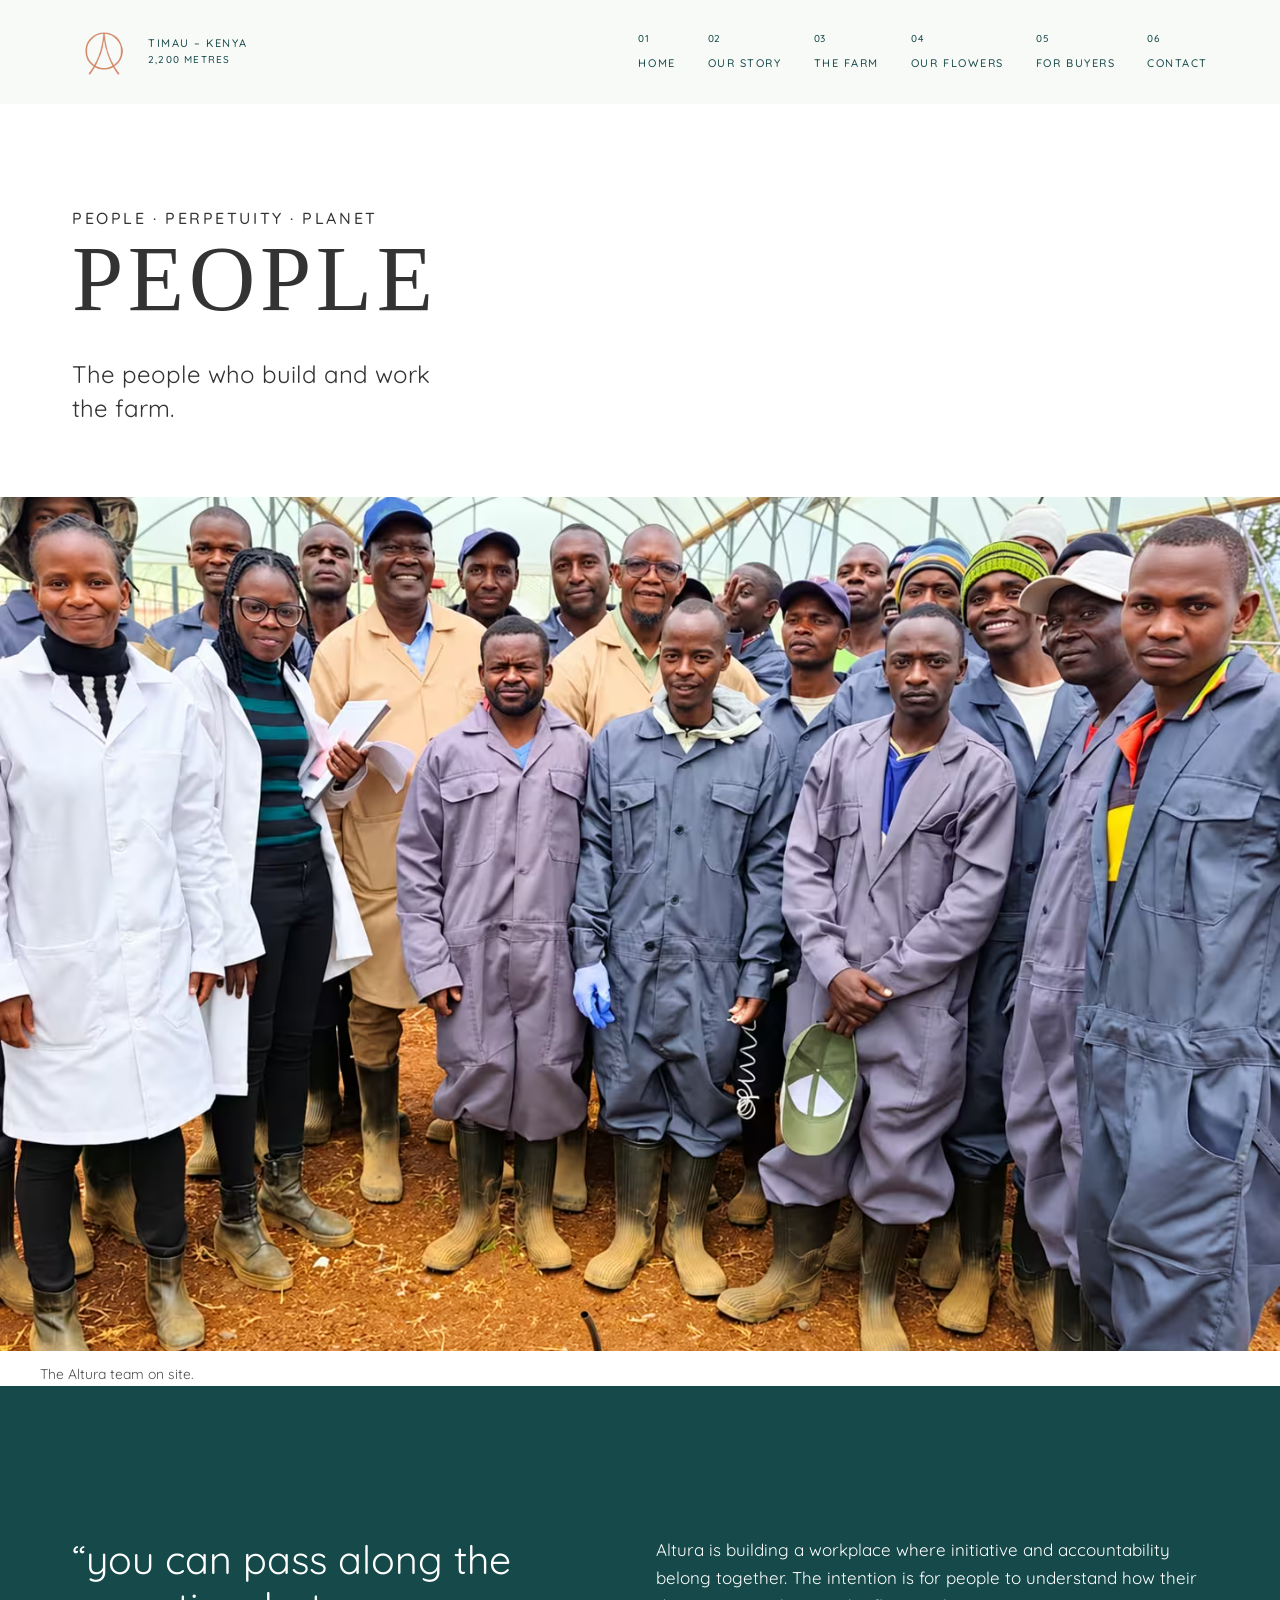
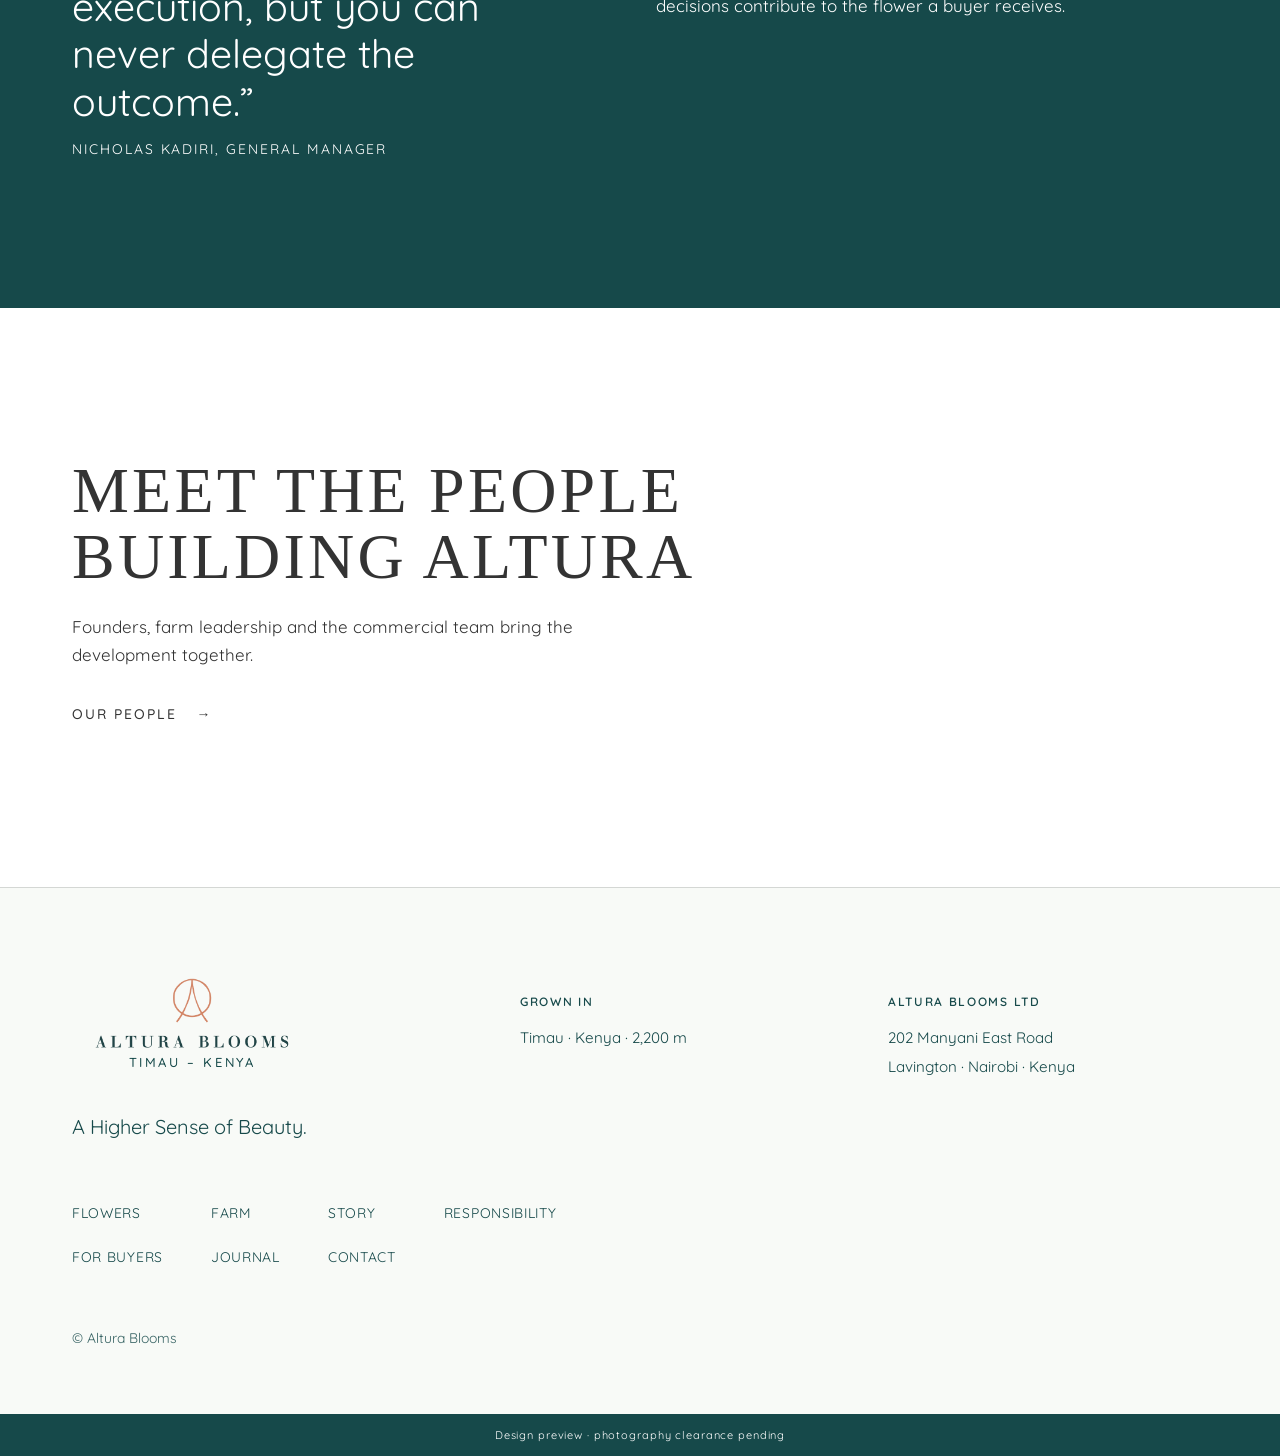
<file: pages/responsibility/people.html>
<!doctype html>
<html lang="en" data-stage="development">
<head>
<meta charset="utf-8">
<meta name="viewport" content="width=device-width, initial-scale=1, viewport-fit=cover">
<title>People — Altura Blooms</title>
<meta name="description" content="The people behind Altura Blooms in Timau, Kenya: a team being built around empowered ownership of outcomes.">
<meta name="robots" content="noindex, nofollow">
<link rel="canonical" href="https://mrafrica12.github.io/altura_blooms/pages/responsibility/people.html">
<meta property="og:site_name" content="Altura Blooms">
<meta property="og:title" content="People — Altura Blooms">
<meta property="og:description" content="The people behind Altura Blooms in Timau, Kenya: a team being built around empowered ownership of outcomes.">
<meta property="og:type" content="website">
<meta property="og:locale" content="en">
<meta name="twitter:card" content="summary">
<meta name="theme-color" content="#16494A">
<link rel="icon" type="image/png" sizes="32x32" href="../../assets/logos/favicon/favicon-32.png">
<link rel="apple-touch-icon" href="../../assets/logos/favicon/apple-touch-icon.png">

<link rel="stylesheet" href="../../css/altura.css">
<script>document.documentElement.classList.add('js')</script>
<script type="application/ld+json">{"@context":"https://schema.org","@type":"BreadcrumbList","itemListElement":[{"@type":"ListItem","position":1,"name":"Altura Blooms","item":"https://mrafrica12.github.io/altura_blooms/"},{"@type":"ListItem","position":2,"name":"People · Perpetuity · Planet","item":"https://mrafrica12.github.io/altura_blooms/pages/responsibility/index.html"},{"@type":"ListItem","position":3,"name":"People","item":"https://mrafrica12.github.io/altura_blooms/pages/responsibility/people.html"}]}</script>
</head>
<body>
<a class="skip-link" href="#main">Skip to content</a>
<header class="site-header">
  <div class="site-header__bar">
    <a class="wordmark" href="../../index.html" aria-label="Altura Blooms, home — Timau – Kenya, 2,200 metres"><img class="wordmark__symbol" src="../../assets/logos/web/official-mark.png" width="64" height="64" alt=""><span class="wordmark__origin">Timau – Kenya<span>2,200 metres</span></span></a>
    <nav class="nav-desktop" aria-label="Primary"><ul><li style="--nav-order:0"><a href="../../index.html"><span class="nav-item__number" aria-hidden="true">01</span><span class="nav-item__label">Home</span></a></li><li style="--nav-order:1"><a href="../../pages/story/index.html"><span class="nav-item__number" aria-hidden="true">02</span><span class="nav-item__label">Our Story</span></a></li><li style="--nav-order:2"><a href="../../pages/farm/index.html"><span class="nav-item__number" aria-hidden="true">03</span><span class="nav-item__label">The Farm</span></a></li><li style="--nav-order:3"><a href="../../pages/flowers/index.html"><span class="nav-item__number" aria-hidden="true">04</span><span class="nav-item__label">Our Flowers</span></a></li><li style="--nav-order:4"><a href="../../pages/buyers/index.html"><span class="nav-item__number" aria-hidden="true">05</span><span class="nav-item__label">For Buyers</span></a></li><li style="--nav-order:5"><a href="../../pages/contact/index.html"><span class="nav-item__number" aria-hidden="true">06</span><span class="nav-item__label">Contact</span></a></li></ul></nav>
    <button class="menu-toggle" type="button" aria-expanded="false" aria-controls="menu-panel"><span class="menu-toggle__label">Menu</span><span class="menu-toggle__bars" aria-hidden="true"></span></button>
  </div>
  <nav class="menu-panel" id="menu-panel" aria-label="Main menu" aria-hidden="true" inert>
    <div class="menu-panel__identity"><p class="menu-panel__brand">Altura Blooms</p><p class="menu-panel__origin">Timau · Kenya · 2,200 m</p></div>
    <div class="menu-panel__body"><ul><li style="--nav-order:0"><a href="../../index.html"><span class="nav-item__number" aria-hidden="true">01</span><span class="nav-item__label">Home</span></a></li><li style="--nav-order:1"><a href="../../pages/story/index.html"><span class="nav-item__number" aria-hidden="true">02</span><span class="nav-item__label">Our Story</span></a></li><li style="--nav-order:2"><a href="../../pages/farm/index.html"><span class="nav-item__number" aria-hidden="true">03</span><span class="nav-item__label">The Farm</span></a></li><li style="--nav-order:3"><a href="../../pages/flowers/index.html"><span class="nav-item__number" aria-hidden="true">04</span><span class="nav-item__label">Our Flowers</span></a></li><li style="--nav-order:4"><a href="../../pages/buyers/index.html"><span class="nav-item__number" aria-hidden="true">05</span><span class="nav-item__label">For Buyers</span></a></li><li style="--nav-order:5"><a href="../../pages/contact/index.html"><span class="nav-item__number" aria-hidden="true">06</span><span class="nav-item__label">Contact</span></a></li></ul><div class="menu-panel__altitude" aria-hidden="true"><span>2,200</span><p>Metres above the sea.<br>A different perspective.</p></div></div>
    <p class="menu-panel__foot">A Higher Sense of Beauty.</p>
  </nav>
</header>
<main id="main">


<section class="page-intro"><div class="container">
  <span class="eyebrow" data-reveal>People · Perpetuity · Planet</span>
  <h1 data-reveal>People</h1>
  <p class="lede" data-reveal>The people who build and work the farm.</p>
</div></section>
<section class="section--flush"><figure><div class="media media--wide"><picture><source type="image/avif" srcset="../../assets/images/web/team-greenhouse-480.avif 480w, ../../assets/images/web/team-greenhouse-800.avif 800w, ../../assets/images/web/team-greenhouse-1200.avif 1200w, ../../assets/images/web/team-greenhouse-1448.avif 1448w" sizes="100vw"><source type="image/webp" srcset="../../assets/images/web/team-greenhouse-480.webp 480w, ../../assets/images/web/team-greenhouse-800.webp 800w, ../../assets/images/web/team-greenhouse-1200.webp 1200w, ../../assets/images/web/team-greenhouse-1448.webp 1448w" sizes="100vw"><img src="../../assets/images/web/team-greenhouse-1200.webp" srcset="../../assets/images/web/team-greenhouse-480.webp 480w, ../../assets/images/web/team-greenhouse-800.webp 800w, ../../assets/images/web/team-greenhouse-1200.webp 1200w, ../../assets/images/web/team-greenhouse-1448.webp 1448w" sizes="100vw" width="1448" height="1086" alt="A group of Altura team members in work clothing inside a greenhouse" style="object-position:50% 30%" loading="lazy" decoding="async" data-dev-image></picture></div><figcaption>The Altura team on site.</figcaption></figure></section>
<section class="section section--dark"><div class="container split"><div><blockquote data-reveal><p>“you can pass along the execution, but you can never delegate the outcome.”</p><footer>Nicholas Kadiri, General Manager</footer></blockquote></div><div class="stack"><p data-reveal>Altura is building a workplace where initiative and accountability belong together. The intention is for people to understand how their decisions contribute to the flower a buyer receives.</p></div></div></section>
<section class="section"><div class="container stack"><h2>Meet the people building Altura</h2><p>Founders, farm leadership and the commercial team bring the development together.</p><a class="link-arrow" href="../../pages/story/index.html#leadership">Our people</a></div></section>
</main>
<footer class="site-footer">
  <div class="container">
    <div class="site-footer__identity"><div class="site-footer__brand"><div class="site-footer__logo"><img class="site-footer__official" src="../../assets/logos/web/official-primary.png" width="240" height="126" alt="Altura Blooms — Timau, Kenya" loading="lazy"><span class="site-footer__location" aria-hidden="true">Timau – Kenya</span></div><p class="site-footer__line">A Higher Sense of Beauty.</p>
    </div>
    <div class="site-footer__origin"><p class="contact-label">Grown in</p><p>Timau · Kenya · 2,200 m</p></div>
    <div class="site-footer__business"><p class="contact-label">Altura Blooms Ltd</p><address>202 Manyani East Road<br>Lavington · Nairobi · Kenya</address></div>
    </div>
    <nav aria-label="Footer"><ul><li><a href="../../pages/flowers/index.html">Flowers</a></li><li><a href="../../pages/farm/index.html">Farm</a></li><li><a href="../../pages/story/index.html">Story</a></li><li><a href="../../pages/responsibility/index.html">Responsibility</a></li><li><a href="../../pages/buyers/index.html">For Buyers</a></li><li><a href="../../pages/journal/index.html">Journal</a></li><li><a href="../../pages/contact/index.html">Contact</a></li></ul></nav>
    
    <small>© Altura Blooms</small>
  </div>
</footer>
<div class="dev-flag">Design preview · photography clearance pending</div>
<script src="../../js/altura.js" defer></script>



</body>
</html>
</file>
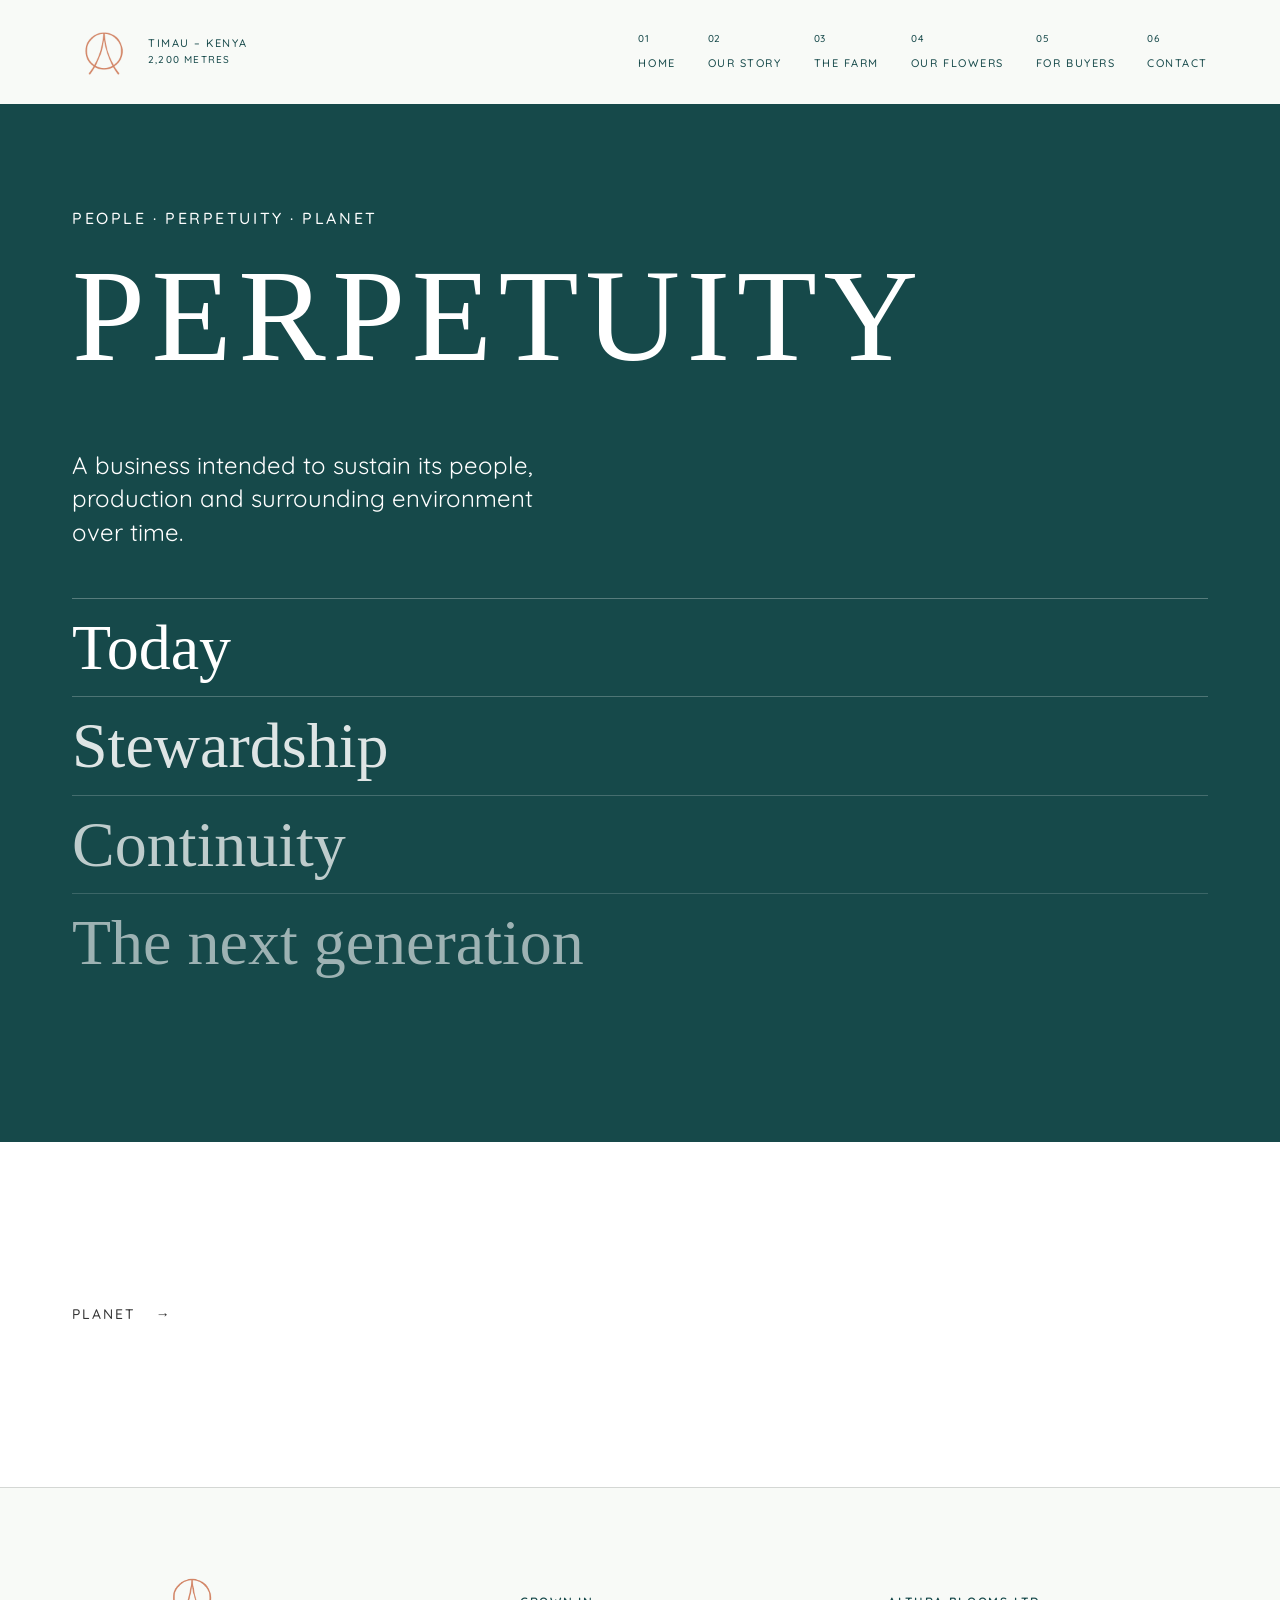
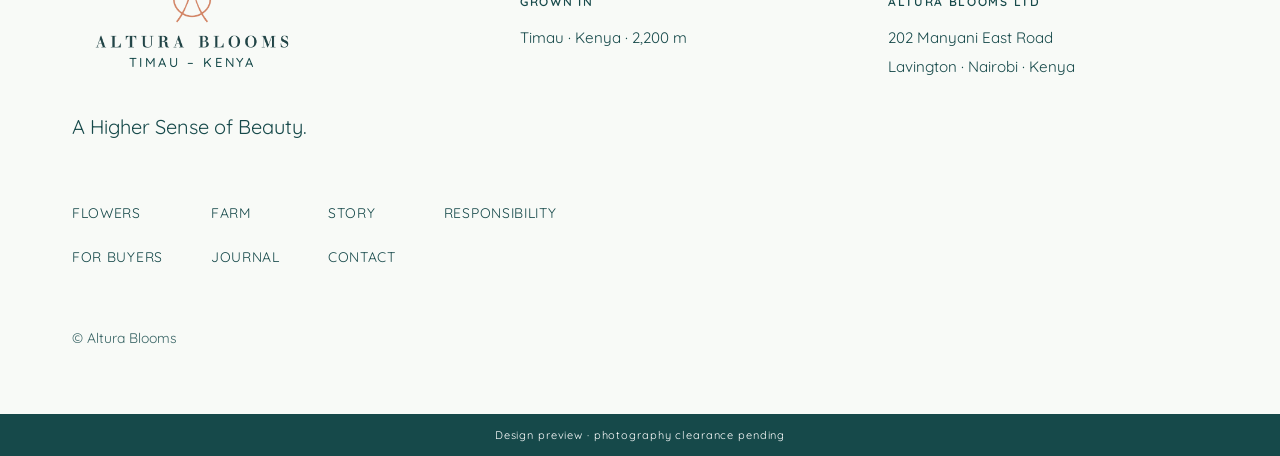
<file: pages/responsibility/perpetuity.html>
<!doctype html>
<html lang="en" data-stage="development">
<head>
<meta charset="utf-8">
<meta name="viewport" content="width=device-width, initial-scale=1, viewport-fit=cover">
<title>Perpetuity — Altura Blooms</title>
<meta name="description" content="Perpetuity is the second of Altura Blooms’ three core principles: a long-term, generational intention.">
<meta name="robots" content="noindex, nofollow">
<link rel="canonical" href="https://mrafrica12.github.io/altura_blooms/pages/responsibility/perpetuity.html">
<meta property="og:site_name" content="Altura Blooms">
<meta property="og:title" content="Perpetuity — Altura Blooms">
<meta property="og:description" content="Perpetuity is the second of Altura Blooms’ three core principles: a long-term, generational intention.">
<meta property="og:type" content="website">
<meta property="og:locale" content="en">
<meta name="twitter:card" content="summary">
<meta name="theme-color" content="#16494A">
<link rel="icon" type="image/png" sizes="32x32" href="../../assets/logos/favicon/favicon-32.png">
<link rel="apple-touch-icon" href="../../assets/logos/favicon/apple-touch-icon.png">

<link rel="stylesheet" href="../../css/altura.css">
<script>document.documentElement.classList.add('js')</script>
<script type="application/ld+json">{"@context":"https://schema.org","@type":"BreadcrumbList","itemListElement":[{"@type":"ListItem","position":1,"name":"Altura Blooms","item":"https://mrafrica12.github.io/altura_blooms/"},{"@type":"ListItem","position":2,"name":"People · Perpetuity · Planet","item":"https://mrafrica12.github.io/altura_blooms/pages/responsibility/index.html"},{"@type":"ListItem","position":3,"name":"Perpetuity","item":"https://mrafrica12.github.io/altura_blooms/pages/responsibility/perpetuity.html"}]}</script>
</head>
<body>
<a class="skip-link" href="#main">Skip to content</a>
<header class="site-header">
  <div class="site-header__bar">
    <a class="wordmark" href="../../index.html" aria-label="Altura Blooms, home — Timau – Kenya, 2,200 metres"><img class="wordmark__symbol" src="../../assets/logos/web/official-mark.png" width="64" height="64" alt=""><span class="wordmark__origin">Timau – Kenya<span>2,200 metres</span></span></a>
    <nav class="nav-desktop" aria-label="Primary"><ul><li style="--nav-order:0"><a href="../../index.html"><span class="nav-item__number" aria-hidden="true">01</span><span class="nav-item__label">Home</span></a></li><li style="--nav-order:1"><a href="../../pages/story/index.html"><span class="nav-item__number" aria-hidden="true">02</span><span class="nav-item__label">Our Story</span></a></li><li style="--nav-order:2"><a href="../../pages/farm/index.html"><span class="nav-item__number" aria-hidden="true">03</span><span class="nav-item__label">The Farm</span></a></li><li style="--nav-order:3"><a href="../../pages/flowers/index.html"><span class="nav-item__number" aria-hidden="true">04</span><span class="nav-item__label">Our Flowers</span></a></li><li style="--nav-order:4"><a href="../../pages/buyers/index.html"><span class="nav-item__number" aria-hidden="true">05</span><span class="nav-item__label">For Buyers</span></a></li><li style="--nav-order:5"><a href="../../pages/contact/index.html"><span class="nav-item__number" aria-hidden="true">06</span><span class="nav-item__label">Contact</span></a></li></ul></nav>
    <button class="menu-toggle" type="button" aria-expanded="false" aria-controls="menu-panel"><span class="menu-toggle__label">Menu</span><span class="menu-toggle__bars" aria-hidden="true"></span></button>
  </div>
  <nav class="menu-panel" id="menu-panel" aria-label="Main menu" aria-hidden="true" inert>
    <div class="menu-panel__identity"><p class="menu-panel__brand">Altura Blooms</p><p class="menu-panel__origin">Timau · Kenya · 2,200 m</p></div>
    <div class="menu-panel__body"><ul><li style="--nav-order:0"><a href="../../index.html"><span class="nav-item__number" aria-hidden="true">01</span><span class="nav-item__label">Home</span></a></li><li style="--nav-order:1"><a href="../../pages/story/index.html"><span class="nav-item__number" aria-hidden="true">02</span><span class="nav-item__label">Our Story</span></a></li><li style="--nav-order:2"><a href="../../pages/farm/index.html"><span class="nav-item__number" aria-hidden="true">03</span><span class="nav-item__label">The Farm</span></a></li><li style="--nav-order:3"><a href="../../pages/flowers/index.html"><span class="nav-item__number" aria-hidden="true">04</span><span class="nav-item__label">Our Flowers</span></a></li><li style="--nav-order:4"><a href="../../pages/buyers/index.html"><span class="nav-item__number" aria-hidden="true">05</span><span class="nav-item__label">For Buyers</span></a></li><li style="--nav-order:5"><a href="../../pages/contact/index.html"><span class="nav-item__number" aria-hidden="true">06</span><span class="nav-item__label">Contact</span></a></li></ul><div class="menu-panel__altitude" aria-hidden="true"><span>2,200</span><p>Metres above the sea.<br>A different perspective.</p></div></div>
    <p class="menu-panel__foot">A Higher Sense of Beauty.</p>
  </nav>
</header>
<main id="main">


<section class="section section--dark" style="min-height:100svh;padding-top:calc(var(--header-height) + var(--space-8))"><div class="container">
  <span class="eyebrow" data-reveal>People · Perpetuity · Planet</span>
  <h1 class="display display--xl" data-reveal style="margin:var(--space-5) 0 var(--space-8)">Perpetuity</h1>
  <p class="lede" data-reveal style="margin-bottom:var(--space-7)">A business intended to sustain its people, production and surrounding environment over time.</p>
  <ol class="continuity" data-reveal><li style="--i:0">Today</li><li style="--i:1">Stewardship</li><li style="--i:2">Continuity</li><li style="--i:3">The next generation</li></ol>
</div></section>
<section class="section"><div class="container"><a class="link-arrow" href="../../pages/responsibility/planet.html">Planet</a></div></section>
</main>
<footer class="site-footer">
  <div class="container">
    <div class="site-footer__identity"><div class="site-footer__brand"><div class="site-footer__logo"><img class="site-footer__official" src="../../assets/logos/web/official-primary.png" width="240" height="126" alt="Altura Blooms — Timau, Kenya" loading="lazy"><span class="site-footer__location" aria-hidden="true">Timau – Kenya</span></div><p class="site-footer__line">A Higher Sense of Beauty.</p>
    </div>
    <div class="site-footer__origin"><p class="contact-label">Grown in</p><p>Timau · Kenya · 2,200 m</p></div>
    <div class="site-footer__business"><p class="contact-label">Altura Blooms Ltd</p><address>202 Manyani East Road<br>Lavington · Nairobi · Kenya</address></div>
    </div>
    <nav aria-label="Footer"><ul><li><a href="../../pages/flowers/index.html">Flowers</a></li><li><a href="../../pages/farm/index.html">Farm</a></li><li><a href="../../pages/story/index.html">Story</a></li><li><a href="../../pages/responsibility/index.html">Responsibility</a></li><li><a href="../../pages/buyers/index.html">For Buyers</a></li><li><a href="../../pages/journal/index.html">Journal</a></li><li><a href="../../pages/contact/index.html">Contact</a></li></ul></nav>
    
    <small>© Altura Blooms</small>
  </div>
</footer>
<div class="dev-flag">Design preview · photography clearance pending</div>
<script src="../../js/altura.js" defer></script>



</body>
</html>
</file>
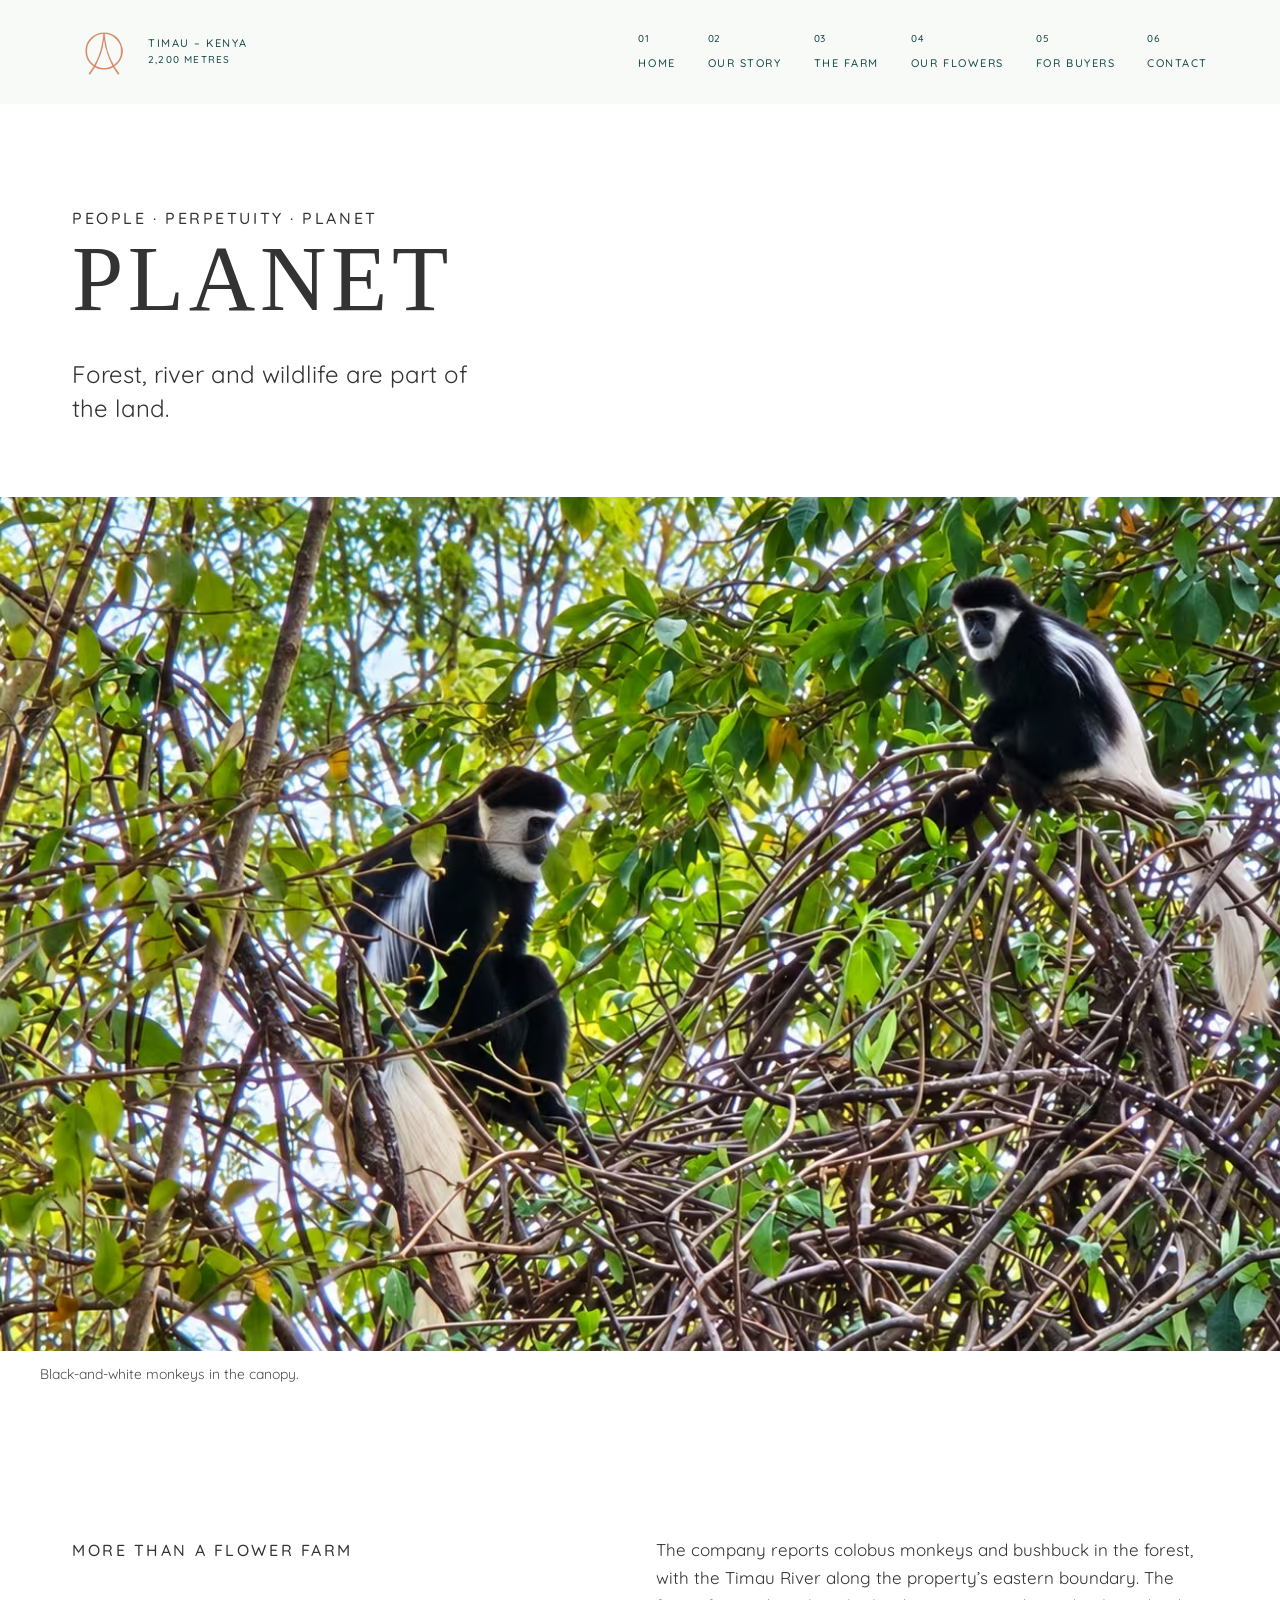
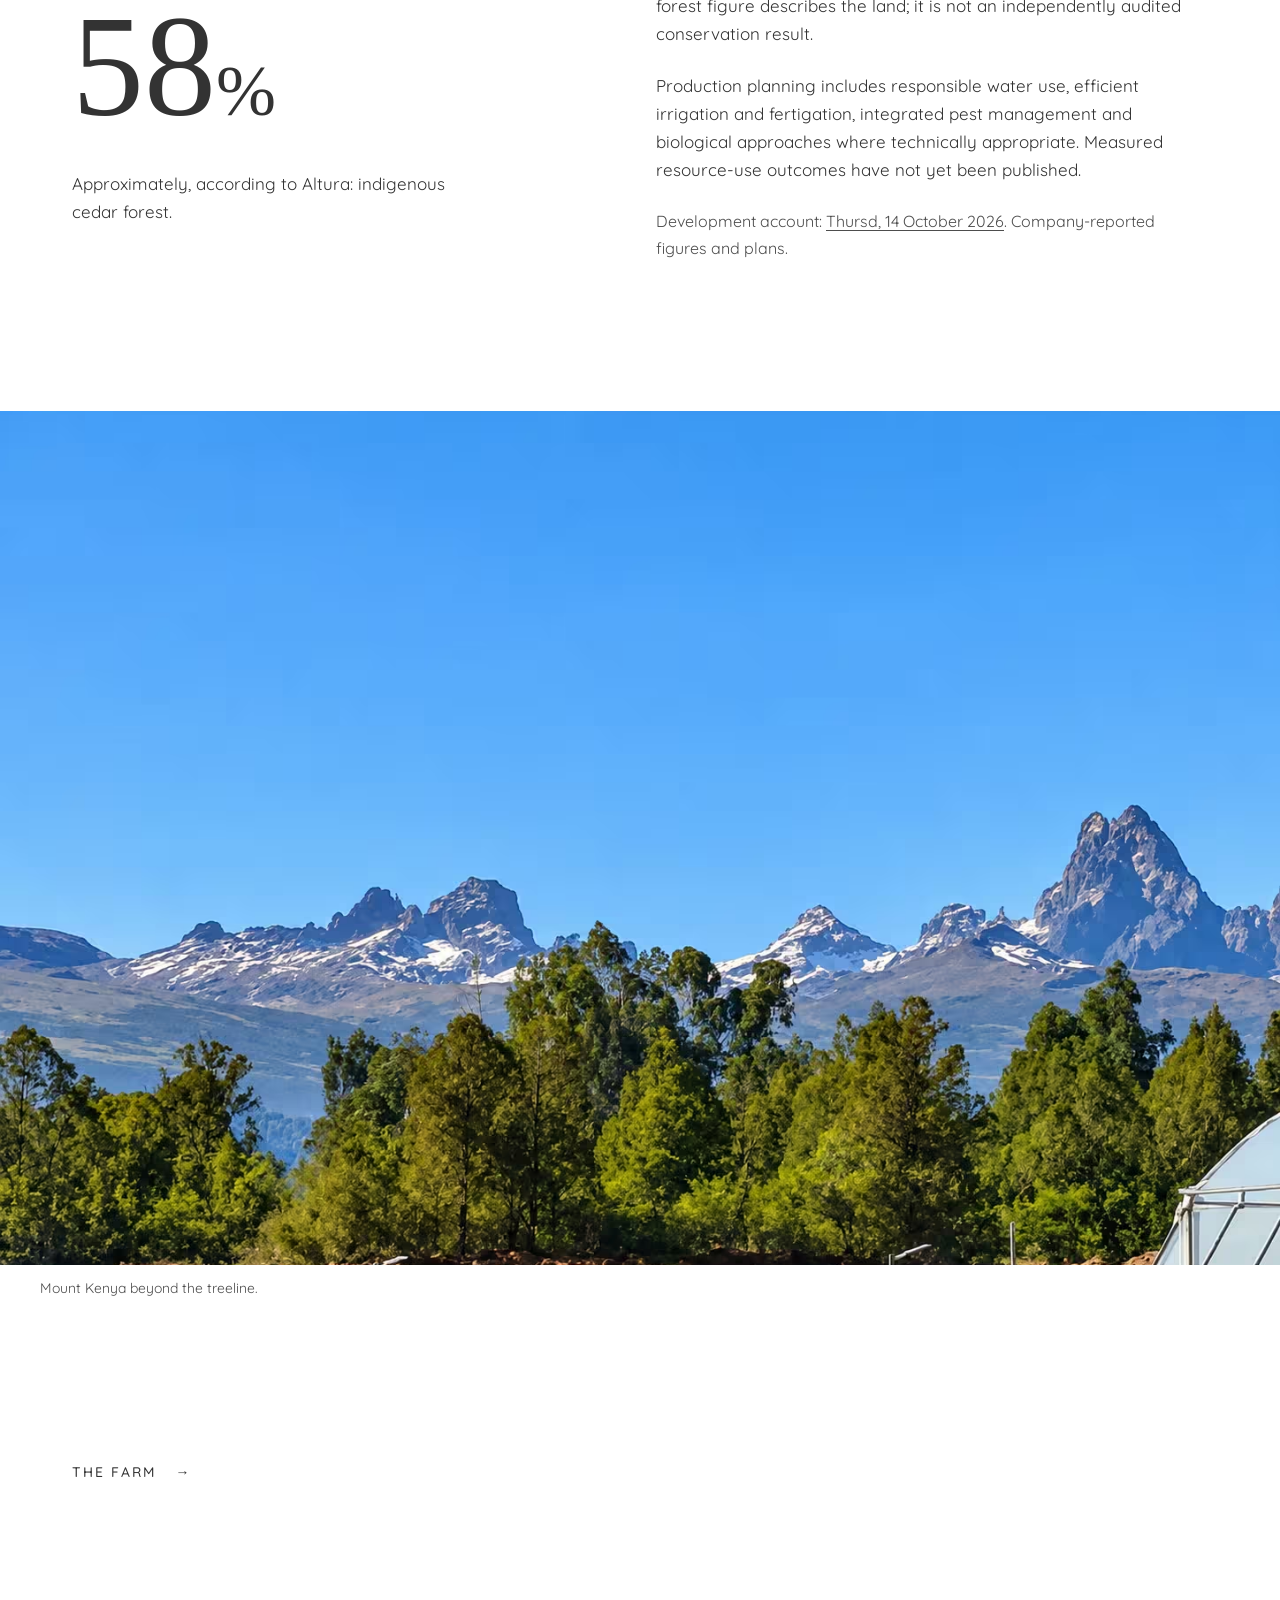
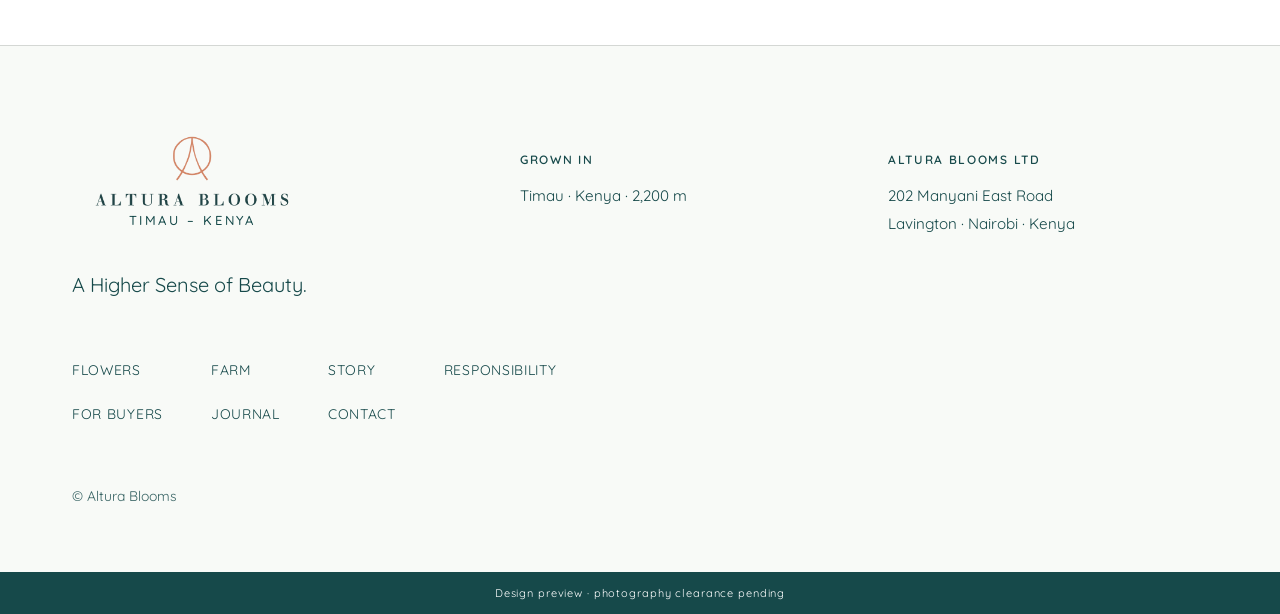
<file: pages/responsibility/planet.html>
<!doctype html>
<html lang="en" data-stage="development">
<head>
<meta charset="utf-8">
<meta name="viewport" content="width=device-width, initial-scale=1, viewport-fit=cover">
<title>Planet — Altura Blooms</title>
<meta name="description" content="Altura Blooms’ land in Timau includes indigenous cedar forest and the Timau River boundary. Planet is one of the company’s three core principles.">
<meta name="robots" content="noindex, nofollow">
<link rel="canonical" href="https://mrafrica12.github.io/altura_blooms/pages/responsibility/planet.html">
<meta property="og:site_name" content="Altura Blooms">
<meta property="og:title" content="Planet — Altura Blooms">
<meta property="og:description" content="Altura Blooms’ land in Timau includes indigenous cedar forest and the Timau River boundary. Planet is one of the company’s three core principles.">
<meta property="og:type" content="website">
<meta property="og:locale" content="en">
<meta name="twitter:card" content="summary">
<meta name="theme-color" content="#16494A">
<link rel="icon" type="image/png" sizes="32x32" href="../../assets/logos/favicon/favicon-32.png">
<link rel="apple-touch-icon" href="../../assets/logos/favicon/apple-touch-icon.png">

<link rel="stylesheet" href="../../css/altura.css">
<script>document.documentElement.classList.add('js')</script>
<script type="application/ld+json">{"@context":"https://schema.org","@type":"BreadcrumbList","itemListElement":[{"@type":"ListItem","position":1,"name":"Altura Blooms","item":"https://mrafrica12.github.io/altura_blooms/"},{"@type":"ListItem","position":2,"name":"People · Perpetuity · Planet","item":"https://mrafrica12.github.io/altura_blooms/pages/responsibility/index.html"},{"@type":"ListItem","position":3,"name":"Planet","item":"https://mrafrica12.github.io/altura_blooms/pages/responsibility/planet.html"}]}</script>
</head>
<body>
<a class="skip-link" href="#main">Skip to content</a>
<header class="site-header">
  <div class="site-header__bar">
    <a class="wordmark" href="../../index.html" aria-label="Altura Blooms, home — Timau – Kenya, 2,200 metres"><img class="wordmark__symbol" src="../../assets/logos/web/official-mark.png" width="64" height="64" alt=""><span class="wordmark__origin">Timau – Kenya<span>2,200 metres</span></span></a>
    <nav class="nav-desktop" aria-label="Primary"><ul><li style="--nav-order:0"><a href="../../index.html"><span class="nav-item__number" aria-hidden="true">01</span><span class="nav-item__label">Home</span></a></li><li style="--nav-order:1"><a href="../../pages/story/index.html"><span class="nav-item__number" aria-hidden="true">02</span><span class="nav-item__label">Our Story</span></a></li><li style="--nav-order:2"><a href="../../pages/farm/index.html"><span class="nav-item__number" aria-hidden="true">03</span><span class="nav-item__label">The Farm</span></a></li><li style="--nav-order:3"><a href="../../pages/flowers/index.html"><span class="nav-item__number" aria-hidden="true">04</span><span class="nav-item__label">Our Flowers</span></a></li><li style="--nav-order:4"><a href="../../pages/buyers/index.html"><span class="nav-item__number" aria-hidden="true">05</span><span class="nav-item__label">For Buyers</span></a></li><li style="--nav-order:5"><a href="../../pages/contact/index.html"><span class="nav-item__number" aria-hidden="true">06</span><span class="nav-item__label">Contact</span></a></li></ul></nav>
    <button class="menu-toggle" type="button" aria-expanded="false" aria-controls="menu-panel"><span class="menu-toggle__label">Menu</span><span class="menu-toggle__bars" aria-hidden="true"></span></button>
  </div>
  <nav class="menu-panel" id="menu-panel" aria-label="Main menu" aria-hidden="true" inert>
    <div class="menu-panel__identity"><p class="menu-panel__brand">Altura Blooms</p><p class="menu-panel__origin">Timau · Kenya · 2,200 m</p></div>
    <div class="menu-panel__body"><ul><li style="--nav-order:0"><a href="../../index.html"><span class="nav-item__number" aria-hidden="true">01</span><span class="nav-item__label">Home</span></a></li><li style="--nav-order:1"><a href="../../pages/story/index.html"><span class="nav-item__number" aria-hidden="true">02</span><span class="nav-item__label">Our Story</span></a></li><li style="--nav-order:2"><a href="../../pages/farm/index.html"><span class="nav-item__number" aria-hidden="true">03</span><span class="nav-item__label">The Farm</span></a></li><li style="--nav-order:3"><a href="../../pages/flowers/index.html"><span class="nav-item__number" aria-hidden="true">04</span><span class="nav-item__label">Our Flowers</span></a></li><li style="--nav-order:4"><a href="../../pages/buyers/index.html"><span class="nav-item__number" aria-hidden="true">05</span><span class="nav-item__label">For Buyers</span></a></li><li style="--nav-order:5"><a href="../../pages/contact/index.html"><span class="nav-item__number" aria-hidden="true">06</span><span class="nav-item__label">Contact</span></a></li></ul><div class="menu-panel__altitude" aria-hidden="true"><span>2,200</span><p>Metres above the sea.<br>A different perspective.</p></div></div>
    <p class="menu-panel__foot">A Higher Sense of Beauty.</p>
  </nav>
</header>
<main id="main">


<section class="page-intro"><div class="container">
  <span class="eyebrow" data-reveal>People · Perpetuity · Planet</span>
  <h1 data-reveal>Planet</h1>
  <p class="lede" data-reveal>Forest, river and wildlife are part of the land.</p>
</div></section>
<section class="section--flush"><figure><div class="media media--wide"><picture><source type="image/avif" srcset="../../assets/images/web/colobus-canopy-480.avif 480w, ../../assets/images/web/colobus-canopy-800.avif 800w, ../../assets/images/web/colobus-canopy-1200.avif 1200w, ../../assets/images/web/colobus-canopy-1254.avif 1254w" sizes="100vw"><source type="image/webp" srcset="../../assets/images/web/colobus-canopy-480.webp 480w, ../../assets/images/web/colobus-canopy-800.webp 800w, ../../assets/images/web/colobus-canopy-1200.webp 1200w, ../../assets/images/web/colobus-canopy-1254.webp 1254w" sizes="100vw"><img src="../../assets/images/web/colobus-canopy-1200.webp" srcset="../../assets/images/web/colobus-canopy-480.webp 480w, ../../assets/images/web/colobus-canopy-800.webp 800w, ../../assets/images/web/colobus-canopy-1200.webp 1200w, ../../assets/images/web/colobus-canopy-1254.webp 1254w" sizes="100vw" width="1254" height="1254" alt="Black-and-white monkeys in a tree canopy" style="object-position:50% 40%" loading="lazy" decoding="async" data-dev-image></picture></div><figcaption>Black-and-white monkeys in the canopy.</figcaption></figure></section>
<section class="section"><div class="container split">
  <div><span class="eyebrow" data-reveal>More than a flower farm</span><p class="forest-figure" data-reveal>58<span>%</span></p><p data-reveal>Approximately, according to Altura: indigenous cedar forest.</p></div>
  <div class="stack">
    <p data-reveal>The company reports colobus monkeys and bushbuck in the forest, with the Timau River along the property’s eastern boundary. The forest figure describes the land; it is not an independently audited conservation result.</p>
    <p data-reveal>Production planning includes responsible water use, efficient irrigation and fertigation, integrated pest management and biological approaches where technically appropriate. Measured resource-use outcomes have not yet been published.</p>
    <p class="caption source-note">Development account: <a href="https://thursd.com/articles/altura-blooms-develops" target="_blank" rel="noopener noreferrer">Thursd, 14 October 2026<span class="visually-hidden"> (opens a new tab)</span></a>. Company-reported figures and plans.</p>
  </div>
</div></section>
<section class="section--flush"><figure><div class="media media--wide"><picture><source type="image/avif" srcset="../../assets/images/web/mountain-treeline-480.avif 480w, ../../assets/images/web/mountain-treeline-800.avif 800w, ../../assets/images/web/mountain-treeline-1200.avif 1200w, ../../assets/images/web/mountain-treeline-1448.avif 1448w" sizes="100vw"><source type="image/webp" srcset="../../assets/images/web/mountain-treeline-480.webp 480w, ../../assets/images/web/mountain-treeline-800.webp 800w, ../../assets/images/web/mountain-treeline-1200.webp 1200w, ../../assets/images/web/mountain-treeline-1448.webp 1448w" sizes="100vw"><img src="../../assets/images/web/mountain-treeline-1200.webp" srcset="../../assets/images/web/mountain-treeline-480.webp 480w, ../../assets/images/web/mountain-treeline-800.webp 800w, ../../assets/images/web/mountain-treeline-1200.webp 1200w, ../../assets/images/web/mountain-treeline-1448.webp 1448w" sizes="100vw" width="1448" height="1086" alt="Snow-capped peaks of Mount Kenya above a treeline" style="object-position:85% 50%" loading="lazy" decoding="async" data-dev-image></picture></div><figcaption>Mount Kenya beyond the treeline.</figcaption></figure></section>
<section class="section"><div class="container"><a class="link-arrow" href="../../pages/farm/index.html">The Farm</a></div></section>
</main>
<footer class="site-footer">
  <div class="container">
    <div class="site-footer__identity"><div class="site-footer__brand"><div class="site-footer__logo"><img class="site-footer__official" src="../../assets/logos/web/official-primary.png" width="240" height="126" alt="Altura Blooms — Timau, Kenya" loading="lazy"><span class="site-footer__location" aria-hidden="true">Timau – Kenya</span></div><p class="site-footer__line">A Higher Sense of Beauty.</p>
    </div>
    <div class="site-footer__origin"><p class="contact-label">Grown in</p><p>Timau · Kenya · 2,200 m</p></div>
    <div class="site-footer__business"><p class="contact-label">Altura Blooms Ltd</p><address>202 Manyani East Road<br>Lavington · Nairobi · Kenya</address></div>
    </div>
    <nav aria-label="Footer"><ul><li><a href="../../pages/flowers/index.html">Flowers</a></li><li><a href="../../pages/farm/index.html">Farm</a></li><li><a href="../../pages/story/index.html">Story</a></li><li><a href="../../pages/responsibility/index.html">Responsibility</a></li><li><a href="../../pages/buyers/index.html">For Buyers</a></li><li><a href="../../pages/journal/index.html">Journal</a></li><li><a href="../../pages/contact/index.html">Contact</a></li></ul></nav>
    
    <small>© Altura Blooms</small>
  </div>
</footer>
<div class="dev-flag">Design preview · photography clearance pending</div>
<script src="../../js/altura.js" defer></script>



</body>
</html>
</file>
<file: css/altura.css>
/* Brand Guidelines 2026 pp.39–42. Legacy token names retained for compatibility. */
:root {
  /* Approved palette */
  --altura-deep-green: #16494A;
  --altura-deep-green-soft: #16494A;
  --altura-gold: #D39173;
  --altura-peach: #FFFFFF;
  --altura-ivory: #FFFFFF;
  --altura-white: #ffffff;
  --altura-charcoal: #333333;
  --altura-muted: #4D4D4D;
  --altura-rule: rgb(27 34 32 / 0.16);
  --altura-rule-light: rgb(255 255 255 / 0.28);

  /* type */
  --font-display: "Walbaum", Georgia, serif;
  --font-body: "Quicksand", Arial, sans-serif;
  --step--1: clamp(0.8125rem, 0.79rem + 0.1vw, 0.875rem);
  --step-0: clamp(1rem, 0.97rem + 0.15vw, 1.0625rem);
  --step-1: clamp(1.25rem, 1.15rem + 0.5vw, 1.5rem);
  --step-2: clamp(1.75rem, 1.5rem + 1.2vw, 2.5rem);
  --step-3: clamp(2.5rem, 2rem + 2.5vw, 4rem);
  --step-4: clamp(3.25rem, 2.4rem + 4.2vw, 6.5rem);
  --step-5: clamp(4rem, 2.6rem + 7vw, 10rem);
  --tracking-wide: 0.22em;
  --tracking-caps: 0.14em;

  /* spacing rhythm (4px base) */
  --space-1: 0.25rem;
  --space-2: 0.5rem;
  --space-3: 0.75rem;
  --space-4: 1rem;
  --space-5: 1.5rem;
  --space-6: 2rem;
  --space-7: 3rem;
  --space-8: 4.5rem;
  --space-9: 7rem;
  --gutter: 1.25rem;
  --section-space: clamp(4.5rem, 3rem + 8vw, 10rem);

  /* container widths */
  --container: 76rem;
  --container-narrow: 40rem;
  --container-text: 34rem;

  /* borders, motion, layers */
  --rule: 1px solid var(--altura-rule);
  --ease: cubic-bezier(0.22, 0.61, 0.36, 1);
  --duration-1: 200ms;
  --duration-2: 600ms;
  --duration-3: 1100ms;
  --z-header: 50;
  --z-menu: 60;
  --z-skip: 100;
  --header-height: 4.25rem;
  --touch: 2.75rem;
}
@media (min-width: 768px) { :root { --gutter: 2.5rem; --header-height: 5rem; } }
@media (min-width: 1440px) { :root { --gutter: 4rem; --container: 90rem; } }
*, *::before, *::after { box-sizing: border-box; }
html { -webkit-text-size-adjust: 100%; text-size-adjust: 100%; }
body, h1, h2, h3, h4, p, figure, blockquote, ul, ol, dl, dd { margin: 0; }
ul[role="list"], ol[role="list"], .list-plain { list-style: none; padding: 0; }
img, picture, svg { display: block; max-width: 100%; }
img { height: auto; }
button, input, select, textarea { font: inherit; color: inherit; }
button { cursor: pointer; }
a { color: inherit; }
[hidden] { display: none !important; }
body { font-family: var(--font-body); font-size: var(--step-0); line-height: 1.65; }
h1, h2, h3, .display { font-family: var(--font-display); font-weight: 400; line-height: 1.02; letter-spacing: -0.01em; text-wrap: balance; }
h1 { font-size: var(--step-4); }
h2 { font-size: var(--step-3); }
h3 { font-size: var(--step-2); }
.display--xl { font-size: var(--step-5); line-height: 0.92; }
.eyebrow { font-size: var(--step--1); letter-spacing: var(--tracking-wide); text-transform: uppercase; font-weight: 500; }
.eyebrow::before { content: ""; display: inline-block; width: 2rem; height: 1px; background: currentColor; vertical-align: middle; margin-right: var(--space-3); opacity: 0.7; }
.lede { font-family: var(--font-display); font-size: var(--step-1); line-height: 1.4; }
.tagline { font-family: var(--font-display); font-style: italic; }
.caption { font-size: var(--step--1); color: var(--altura-muted); }
p { max-width: var(--container-text); text-wrap: pretty; }
blockquote { font-family: var(--font-display); font-size: var(--step-2); line-height: 1.2; }
blockquote footer { font-family: var(--font-body); font-size: var(--step--1); letter-spacing: var(--tracking-caps); text-transform: uppercase; margin-top: var(--space-4); }
html { scroll-behavior: smooth; }
body { background: var(--altura-ivory); color: var(--altura-charcoal); min-height: 100vh; overflow-x: hidden; }
:focus-visible { outline: 2px solid var(--altura-gold); outline-offset: 3px; }
::selection { background: var(--altura-peach); color: var(--altura-charcoal); }
.skip-link { position: fixed; left: var(--space-4); top: var(--space-4); z-index: var(--z-skip); background: var(--altura-white); color: var(--altura-charcoal); padding: var(--space-3) var(--space-4); transform: translateY(-200%); }
.skip-link:focus { transform: none; }
main { display: block; }
.container { width: 100%; max-width: var(--container); margin-inline: auto; padding-inline: var(--gutter); }
.container--narrow { max-width: calc(var(--container-narrow) + 2 * var(--gutter)); }
.section { padding-block: var(--section-space); }
.section--dark { background: var(--altura-deep-green); color: var(--altura-ivory); }
.section--flush { padding-block: 0; }
.stack > * + * { margin-top: var(--space-5); }
.stack--lg > * + * { margin-top: var(--space-7); }
.section-head { margin-bottom: var(--space-7); }
.section-head .eyebrow { margin-bottom: var(--space-5); display: block; }

/* editorial split: stacked on mobile, asymmetric on wider screens */
.split { display: grid; gap: var(--space-6); }
.rule-top { border-top: var(--rule); padding-top: var(--space-5); }

/* full-bleed figure with caption */
.bleed { width: 100%; }
.media { position: relative; overflow: hidden; background: var(--altura-deep-green-soft); }
.media picture { display: block; width: 100%; height: 100%; }
.media img { width: 100%; height: 100%; object-fit: cover; }
.media--tall { aspect-ratio: 4 / 5; }
.media--wide { aspect-ratio: 3 / 2; }
.media--cinema { aspect-ratio: 4 / 5; }
figure figcaption { margin-top: var(--space-3); padding-inline: var(--gutter); font-size: var(--step--1); color: var(--altura-muted); }
.section--dark figure figcaption { color: rgb(246 241 232 / 0.7); }
/* buttons / links: text-led, quiet */
.link-arrow { display: inline-flex; align-items: center; gap: var(--space-3); min-height: var(--touch); font-size: var(--step--1); letter-spacing: var(--tracking-caps); text-transform: uppercase; text-decoration: none; font-weight: 500; border-bottom: 1px solid currentColor; padding-block: var(--space-2); }
.link-arrow::after { content: "→"; transition: transform var(--duration-1) var(--ease); }
.link-arrow:hover::after { transform: translateX(0.35rem); }
.btn { display: inline-flex; align-items: center; justify-content: center; min-height: var(--touch); padding: 0 var(--space-6); border: 1px solid currentColor; background: transparent; text-decoration: none; font-size: var(--step--1); letter-spacing: var(--tracking-caps); text-transform: uppercase; font-weight: 500; transition: background var(--duration-1), color var(--duration-1); }
.btn:hover { background: var(--altura-charcoal); color: var(--altura-ivory); }
.section--dark .btn:hover, .hero .btn:hover { background: var(--altura-ivory); color: var(--altura-deep-green); }
.btn[disabled] { opacity: 0.45; cursor: not-allowed; }
.btn[disabled]:hover { background: transparent; color: inherit; }

/* hero */
.hero { position: relative; min-height: 100svh; display: flex; align-items: flex-end; color: var(--altura-white); background: var(--altura-deep-green); isolation: isolate; }
.hero .media { position: absolute; inset: 0; z-index: -2; }
.hero::after { content: ""; position: absolute; inset: 0; z-index: -1; background: linear-gradient(to top, rgb(10 30 27 / 0.8), rgb(10 30 27 / 0.25) 45%, rgb(10 30 27 / 0) 68%); }
.hero__inner { width: 100%; padding: 0 var(--gutter) calc(var(--space-7) + env(safe-area-inset-bottom)); max-width: var(--container); margin-inline: auto; }
.hero__brand { font-size: var(--step--1); letter-spacing: var(--tracking-wide); text-transform: uppercase; margin-bottom: var(--space-4); }
.hero__title { font-size: var(--step-4); max-width: 11ch; }
.hero__place { margin-top: var(--space-5); font-size: var(--step--1); letter-spacing: var(--tracking-wide); text-transform: uppercase; }
.hero .link-arrow { margin-top: var(--space-5); }
.hero--page { min-height: 72svh; }

/* page intro (non-image) */
.page-intro { padding-top: calc(var(--header-height) + var(--space-8)); padding-bottom: var(--space-8); }
.page-intro h1 { max-width: 14ch; }
.page-intro .lede { margin-top: var(--space-6); max-width: 28rem; }

/* three principles */
.principle { position: relative; min-height: 88svh; display: flex; align-items: flex-end; color: var(--altura-ivory); background: var(--altura-deep-green); isolation: isolate; }
.principle .media { position: absolute; inset: 0; z-index: -2; }
.principle::after { content: ""; position: absolute; inset: 0; z-index: -1; background: linear-gradient(to top, rgb(10 30 27 / 0.78), rgb(10 30 27 / 0.1) 70%); }
.principle--plain::after { display: none; }
.principle__inner { width: 100%; max-width: var(--container); margin-inline: auto; padding: var(--space-8) var(--gutter); }
.principle__word { font-family: var(--font-display); font-size: var(--step-5); line-height: 0.9; letter-spacing: -0.02em; }
.principle__text { margin-top: var(--space-5); max-width: 24rem; }
.principle-lead { padding-block: var(--section-space); text-align: left; }
.principle-lead blockquote { max-width: 18ch; }

/* journey — typographic sequence */
.journey { counter-reset: stage; list-style: none; padding: 0; border-top: var(--rule); }
.journey li { counter-increment: stage; display: flex; align-items: baseline; gap: var(--space-5); padding-block: var(--space-5); border-bottom: var(--rule); font-family: var(--font-display); font-size: var(--step-2); }
.journey li::before { content: counter(stage, decimal-leading-zero); font-family: var(--font-body); font-size: var(--step--1); letter-spacing: var(--tracking-caps); color: var(--altura-gold); min-width: 2rem; }

/* continuity sequence (Perpetuity page) */
.continuity { list-style: none; padding: 0; font-family: var(--font-display); font-size: var(--step-3); line-height: 1.15; }
.continuity li { padding-block: var(--space-3); border-top: 1px solid var(--altura-rule-light); opacity: calc(1 - var(--i) * 0.14); }

/* people list */
.people { list-style: none; padding: 0; border-top: var(--rule); }
.people li { display: grid; gap: var(--space-1); padding-block: var(--space-4); border-bottom: var(--rule); }
.people strong { font-family: var(--font-display); font-weight: 400; font-size: var(--step-1); }
.people span { font-size: var(--step--1); color: var(--altura-muted); letter-spacing: var(--tracking-caps); text-transform: uppercase; }

/* dated entries (journal) */
.entry { padding-block: var(--space-6); border-top: var(--rule); display: grid; gap: var(--space-3); }
.entry time { font-size: var(--step--1); letter-spacing: var(--tracking-caps); text-transform: uppercase; color: var(--altura-gold); }
.entry h3 { font-size: var(--step-2); }
.status { display: inline-block; font-size: var(--step--1); letter-spacing: var(--tracking-caps); text-transform: uppercase; border: 1px solid currentColor; padding: 0.15rem 0.6rem; }

/* final brand moment */
.finale { position: relative; min-height: 100svh; padding: calc(var(--header-height) + var(--space-6)) 0 var(--space-8); display: grid; place-items: center; text-align: center; color: var(--altura-white); isolation: isolate; background: var(--altura-deep-green); }
.finale .media { position: absolute; inset: 0; z-index: -2; }
.finale::after { content: ""; position: absolute; inset: 0; z-index: -1; background: rgb(10 30 27 / 0.45); }
.finale__name { font-family: var(--font-display); font-size: var(--step-4); letter-spacing: 0.12em; text-transform: uppercase; line-height: 1.05; }
.finale__tag { font-family: var(--font-display); font-style: italic; font-size: var(--step-2); margin-top: var(--space-5); }
.finale__place { margin-top: var(--space-6); font-size: var(--step--1); letter-spacing: var(--tracking-wide); text-transform: uppercase; }

/* footer */
.site-footer { background: var(--altura-deep-green); color: var(--altura-ivory); padding-block: var(--space-8) var(--space-6); }
.site-footer__emblem { width: 8rem; height: 8rem; border-radius: 50%; box-shadow: 0 0 0 1px var(--altura-gold); }
.finale__mark { width: 5rem; height: 5rem; margin: 0 auto var(--space-6); border-radius: 50%; box-shadow: 0 0 0 1px var(--altura-peach); }
.site-footer__name { font-family: var(--font-display); font-size: var(--step-2); letter-spacing: 0.14em; text-transform: uppercase; }
.site-footer__tag { font-family: var(--font-display); font-style: italic; margin-top: var(--space-2); }
.site-footer__place { font-size: var(--step--1); letter-spacing: var(--tracking-wide); text-transform: uppercase; margin-top: var(--space-4); opacity: 0.8; }
.site-footer nav ul { list-style: none; padding: 0; margin: var(--space-7) 0; display: grid; grid-template-columns: 1fr 1fr; gap: 0 var(--space-5); }
.site-footer nav a { display: flex; align-items: center; min-height: var(--touch); text-decoration: none; border-bottom: 1px solid var(--altura-rule-light); font-size: var(--step--1); letter-spacing: var(--tracking-caps); text-transform: uppercase; }
.site-footer small { display: block; font-size: var(--step--1); opacity: 0.85; }

/* development-stage marker; removed by build when stage != development */
.dev-flag { position: fixed; right: var(--space-2); bottom: var(--space-2); z-index: var(--z-skip); background: var(--altura-charcoal); color: var(--altura-white); font-size: 0.6875rem; letter-spacing: 0.08em; padding: 0.35rem 0.6rem; opacity: 0.85; pointer-events: none; }
/* Catalogue architecture — rendered only when data/varieties.json holds approved records. */
.catalogue[hidden] { display: none !important; }
.catalogue__filters { display: flex; flex-wrap: wrap; gap: var(--space-3); margin-bottom: var(--space-6); }
.catalogue__filters label { font-size: var(--step--1); letter-spacing: var(--tracking-caps); text-transform: uppercase; display: grid; gap: var(--space-1); }
.catalogue__filters select { min-height: var(--touch); padding: 0 var(--space-4); background: var(--altura-white); border: var(--rule); border-radius: 0; }
/* mobile: swipeable, one flower per screen-width */
.catalogue__track { display: flex; gap: var(--space-4); overflow-x: auto; scroll-snap-type: x mandatory; margin-inline: calc(var(--gutter) * -1); padding-inline: var(--gutter); scrollbar-width: none; overscroll-behavior-x: contain; }
.catalogue__track::-webkit-scrollbar { display: none; }
.flower-card { flex: 0 0 86%; scroll-snap-align: center; background: var(--altura-white); display: flex; flex-direction: column; }
.flower-card__media { aspect-ratio: 4 / 5; background: var(--altura-deep-green-soft); }
.flower-card__media img { width: 100%; height: 100%; object-fit: cover; }
.flower-card__body { padding: var(--space-5); display: grid; gap: var(--space-2); }
.flower-card__cat { font-size: var(--step--1); letter-spacing: var(--tracking-caps); text-transform: uppercase; color: var(--altura-muted); }
.flower-card h3 { font-size: var(--step-2); }
.flower-card__facts { font-size: var(--step--1); letter-spacing: var(--tracking-caps); text-transform: uppercase; }
.form { display: grid; gap: var(--space-5); max-width: var(--container-narrow); }
.field { display: grid; gap: var(--space-2); }
.field label, .field legend { font-size: var(--step--1); letter-spacing: var(--tracking-caps); text-transform: uppercase; font-weight: 500; }
.field .hint { font-size: var(--step--1); color: var(--altura-muted); }
.field input, .field select, .field textarea { width: 100%; min-height: var(--touch); padding: var(--space-3) var(--space-4); background: var(--altura-white); border: 1px solid var(--altura-rule); border-radius: 0; font-size: 1rem; /* >=16px avoids iOS zoom */ }
.field textarea { min-height: 7rem; resize: vertical; }
.field input:focus-visible, .field select:focus-visible, .field textarea:focus-visible { outline-offset: 0; border-color: var(--altura-deep-green); }
.form fieldset { border: 0; padding: 0; margin: 0; display: grid; gap: var(--space-5); }
.form details { border-top: var(--rule); padding-top: var(--space-4); }
.form summary { min-height: var(--touch); display: flex; align-items: center; cursor: pointer; font-size: var(--step--1); letter-spacing: var(--tracking-caps); text-transform: uppercase; font-weight: 500; }
.form details[open] summary { margin-bottom: var(--space-4); }
.check { display: flex; gap: var(--space-3); align-items: flex-start; font-size: var(--step--1); }
.check input { width: 1.5rem; height: 1.5rem; min-height: 0; flex: none; margin-top: 0.1rem; }
.form-note { border-left: 2px solid var(--altura-gold); padding-left: var(--space-4); font-size: var(--step--1); }
/* Quiet reveal only. Nothing hidden unless JS is running. */
.reveal-ready [data-reveal] { opacity: 0;  transition: opacity var(--duration-3) var(--ease); }
.reveal-ready [data-reveal].is-visible { opacity: 1; transform: none; }
@media (prefers-reduced-motion: reduce) {
  html { scroll-behavior: auto; }
  *, *::before, *::after { animation: none !important; transition-duration: 0.01ms !important; }
  .reveal-ready [data-reveal] { opacity: 1; transform: none; }
}
.visually-hidden { position: absolute !important; width: 1px; height: 1px; overflow: hidden; clip-path: inset(50%); white-space: nowrap; }
.text-center { text-align: center; }
.mt-6 { margin-top: var(--space-6); }
.mt-7 { margin-top: var(--space-7); }
.on-dark { color: var(--altura-ivory); }
.accent { color: var(--altura-gold); }
/* Progressive enhancement — everything above 390px is additive. */
@media (min-width: 768px) {
  .split { grid-template-columns: repeat(12, 1fr); gap: var(--space-6); align-items: start; }
  .split > :first-child { grid-column: 1 / span 5; }
  .split > :last-child { grid-column: 7 / span 6; }
  .split--image-left > :first-child { grid-column: 1 / span 7; }
  .split--image-left > :last-child { grid-column: 9 / span 4; align-self: end; }
  .media--cinema { aspect-ratio: 21 / 9; }
  .media--tall { aspect-ratio: 3 / 4; }
  .flower-card { flex-basis: 44%; }
  .principle { min-height: 80svh; }
  .principle__text { max-width: 28rem; }
  .site-footer nav ul { grid-template-columns: repeat(4, auto); justify-content: start; gap: 0 var(--space-7); }
}
@media (min-width: 1024px) {
  .flower-card { flex-basis: 30%; }
  .hero__inner { padding-bottom: var(--space-9); }
  .hero--page { min-height: 80svh; }
}
@media (min-width: 1440px) { .flower-card { flex-basis: 24%; } }
@media (min-width: 1920px) { :root { --container: 104rem; } }
/* wide screens keep restraint: text measure stays fixed */
/* Local refinement: preserve the existing palette, routes and section sequence. */
:root { --gutter: clamp(1.25rem, 6.15vw, 1.75rem); }
html { scroll-padding-top: calc(var(--header-height) + 1.5rem); }
body { overflow-x: clip; }
.split > * { min-width: 0; }
.eyebrow::before { display: none; }
.link-arrow { border-bottom: 0; gap: 1.25rem; }
.link-arrow:hover { text-decoration: underline; text-underline-offset: 0.5rem; }
:focus-visible { outline-color: currentColor; }

/* A single invitation, with room for the mountain above it. */
.hero--home { min-height: max(36rem, 100svh); }
.hero--home::after { background: linear-gradient(180deg, rgb(8 25 23 / .32), transparent 22%, transparent 43%, rgb(8 25 23 / .42) 66%, rgb(8 25 23 / .88)); }
.hero--home .hero__inner { padding-top: 20rem; padding-bottom: calc(3.5rem + env(safe-area-inset-bottom)); }
.hero--home .hero__title { max-width: none; font-size: clamp(2rem, 10.7vw, 4.75rem); line-height: 1.06; letter-spacing: -.035em; text-wrap: initial; }
.hero--home .hero__title span, .hero--home .hero__title em { display: block; }
.hero--home .hero__title em { font-weight: 400; }
.hero--home .hero__place { margin-top: 1.75rem; font-size: .8125rem; letter-spacing: .2em; }
.hero--home .link-arrow { margin-top: 1.5rem; text-transform: none; letter-spacing: .035em; font-size: .9375rem; }
.hero--home .media img { object-position: 94% 50% !important; }

/* Give the buyer-listening idea the first sustained editorial pause. */
.flowers-intro { padding-block: clamp(6rem, 20vw, 11rem); }
.flowers-intro .split { gap: 3.5rem; }
.flowers-intro .display--xl { font-size: clamp(3rem, 13.4vw, 7.5rem); line-height: 1.02; max-width: 12ch; }
.flowers-intro blockquote { font-size: clamp(1.75rem, 7.2vw, 2.75rem); line-height: 1.22; }
.flowers-intro blockquote footer { margin-top: 1.5rem; }
.flowers-intro .stack > p { margin-top: 2.5rem; }
.flowers-intro .stack > .link-arrow { margin-top: 1.75rem; }
.place-chapter .media--cinema { aspect-ratio: 1 / 1; }
.place-chapter .section { padding-block: clamp(5.5rem, 18vw, 10rem); }

/* Sequential chapters; let photographs and words each have their own space. */
.home .principle { display: flex; flex-direction: column; align-items: stretch; min-height: 0; }
.home .principle .media { position: relative; inset: auto; z-index: auto; aspect-ratio: 4 / 5; }
.home .principle--people .media { aspect-ratio: 4 / 3; }
.home .principle::after { display: none; }
.home .principle__inner { padding-block: 4rem 6rem; }
.home .principle__word { font-size: clamp(4.5rem, 21vw, 10rem); line-height: 1.05; }
.home .principle--land .principle__word { font-size: clamp(3.25rem, 14.3vw, 9rem); }
.home .principle__text { margin-top: 1.75rem; }
.home .principle__inner .link-arrow { margin-top: 1.5rem; }
.home .principle--land { background: var(--altura-ivory); color: var(--altura-charcoal); }
.home .principle-lead blockquote { max-width: 24ch; font-size: clamp(2rem, 8vw, 4rem); }
.home .principle-lead { padding-block: clamp(5.5rem, 18vw, 9rem); }
.home .journey { border: 0; }
.home .journey li { padding-block: 1.75rem; border: 0; gap: 1.5rem; font-size: clamp(2rem, 7.5vw, 2.75rem); }
.home .journey li::before { color: var(--altura-muted); font-family: var(--font-display); font-size: 1.75rem; min-width: 2.5rem; letter-spacing: 0; }
.home [aria-labelledby="buyers-h"] .btn { justify-content: space-between; padding-inline: 0; border-width: 0 0 1px; min-width: 13rem; min-height: 3.5rem; }
.home [aria-labelledby="buyers-h"] .btn::after { content: '→'; margin-left: 1.5rem; }
.home .status { border: 0; padding: 0; color: var(--altura-muted); }
.entry time { color: var(--altura-muted); }
.section--dark .entry time, .section--dark .status { color: var(--altura-peach); }
.finale__name { font-size: clamp(2.5rem, 11vw, 6.5rem); letter-spacing: .08em; }
.finale__mark { display: none; }
.site-footer { padding-bottom: calc(4rem + env(safe-area-inset-bottom)); }
.site-footer nav a { border: 0; letter-spacing: .08em; }
.dev-flag { bottom: max(.5rem, env(safe-area-inset-bottom)); font-size: .6875rem; }
.field input, .field select { min-height: 3.5rem; background: transparent; }
.form fieldset { gap: 2rem; }

@media (min-width: 768px) {
  :root { --gutter: 2.5rem; }
  .hero--home .hero__title { font-size: clamp(4.5rem, 7.5vw, 8rem); }
  .hero--home .hero__inner { padding-bottom: clamp(4rem, 7vw, 8rem); }
  .hero--home .media img { object-position: 94% 50% !important; }
  .flowers-intro .split { gap: 2rem; }
  .flowers-intro .display--xl { font-size: clamp(3.25rem, 6.5vw, 6.75rem); }
  .flowers-intro .stack { padding-top: .5rem; }
  .place-chapter .media--cinema { aspect-ratio: 16 / 9; }
  .home .principle { position: relative; min-height: 90svh; justify-content: flex-end; color: var(--altura-ivory); }
  .home .principle .media { position: absolute; inset: 0; z-index: -2; aspect-ratio: auto; }
  .home .principle::after { display: block; background: linear-gradient(to top, rgb(8 25 23 / .9), rgb(8 25 23 / .25) 45%, transparent 75%); }
  .home .principle__inner { padding-block: 5rem; }
  .home .principle--people .media img { object-position: 50% 0% !important; }
  .home .principle:last-child .media img { object-position: 50% 15% !important; }
  .home .journey { display: grid; grid-template-columns: repeat(3, 1fr); gap: 2rem; }
  .home .journey li { display: block; font-size: 2rem; }
  .home .journey li::before { display: block; margin-bottom: 1.5rem; }
}
@media (min-width: 1024px) and (max-width: 1279px) {
}
@media (min-width: 1280px) {
  .home .journey { grid-template-columns: repeat(6, 1fr); gap: 1.5rem; }
  .home .journey li { font-size: 1.875rem; }
}
@media (min-width: 1440px) { :root { --gutter: 4rem; } }
.buyer-conversation { margin-top: 2.5rem; }
.buyer-conversation h2 { max-width: 16ch; margin-bottom: 1.5rem; }
.buyer-whatsapp { margin-top: 1.5rem; max-width: 34rem; }
.whatsapp-action { display: inline-flex; align-items: center; gap: .75rem; min-height: 52px; padding-block: .75rem; color: var(--altura-deep-green); background: transparent; border: 0; font: inherit; text-align: left; text-decoration: none; }
.whatsapp-action img { flex: none; width: 24px; height: 24px; }
.whatsapp-action:not(:disabled):hover { text-decoration: underline; text-underline-offset: .3em; }
.whatsapp-action:disabled { opacity: 1; color: var(--altura-muted); cursor: default; }
.whatsapp-action:focus-visible { outline: 2px solid currentColor; outline-offset: 5px; }
.whatsapp-note { font-size: 1rem; line-height: 1.65; color: var(--altura-muted); max-width: 44ch; }
.whatsapp-message { white-space: pre-wrap; overflow-wrap: anywhere; font: inherit; line-height: 1.65; margin-block: 1.5rem; padding: 1.25rem; border-left: 2px solid var(--altura-gold); }
[data-whatsapp-preview] { margin-top: 2rem; }
[hidden] { display: none !important; }
.site-footer .whatsapp-action { color: inherit; margin-block: 1rem; }
.demo-photo { min-height: 22rem; padding: 2rem; display: flex; flex-direction: column; justify-content: center; gap: 1.5rem; background: var(--altura-deep-green); color: var(--altura-ivory); }
.demo-photo .display { font-size: clamp(2.5rem, 8vw, 4rem); }
.demo-specs { display: grid; grid-template-columns: 1fr 1fr; gap: 1rem; }
.demo-specs dt { color: var(--altura-muted); }
.demo-specs dd { margin: 0; }
.demo-actions { display: flex; flex-wrap: wrap; align-items: center; gap: 1rem; }
.demo-notice { padding: 1rem var(--gutter); background: var(--altura-ivory); color: var(--altura-deep-green); font-size: 1rem; }
/* Editorial copy enhancements; retain the established type, colour and spacing system. */
.quality-intentions { list-style: none; padding: 0; margin: 0; font-family: var(--font-display); font-size: clamp(1.75rem, 5.5vw, 2.5rem); line-height: 1.25; }
.quality-intentions li + li { margin-top: 1rem; }
.development-figures { display: grid; gap: 2.5rem; }
.development-figures dt { font-size: 1rem; color: var(--altura-muted); }
.development-figures dd { margin: .5rem 0 0; }
.development-figures strong { display: block; white-space: nowrap; font: 400 clamp(3rem, 4vw, 5rem)/1.1 var(--font-display); }
.development-figures span { display: block; margin-top: .75rem; max-width: 26ch; }
.forest-figure { font: 400 clamp(5rem, 24vw, 9rem)/1.1 var(--font-display); margin-block: 1.5rem; }
.forest-figure span { font-size: .5em; }
.principle-context { margin-top: 2.5rem; font: 400 var(--step-1)/1.4 var(--font-display); }
.source-note { margin-top: 1.5rem; font-size: 1rem; }
.source-note a { text-underline-offset: .2em; }
.section--dark .source-note { color: var(--altura-ivory); }
.industry-feature { max-width: 48rem; }
.industry-feature .eyebrow { display: block; }
.industry-feature .eyebrow time { display: inline; }
.industry-feature .link-arrow { margin-top: 1rem; }
#conversation, #leadership, #demo-catalogue { scroll-margin-top: calc(var(--header-height) + 1.5rem); }
@media (min-width: 768px) { .development-figures { grid-template-columns: 1fr 1fr; gap: 2rem; } }
@media (min-width: 1280px) { .home .journey { grid-template-columns: repeat(7, minmax(0, 1fr)); gap: 1rem; } }
/* Keep the preview label below the fixed header, rather than covered by it. */
.demo-notice { max-width: none; margin: 0; padding-top: calc(var(--header-height) + 1rem); }
.demo-notice + .page-intro { padding-top: var(--space-8); }
/* The controlling 2026 identity. One ground, measured space, slow fades. */
@font-face { font-family: Quicksand; src: url('../assets/fonts/quicksand-variable.ttf') format('truetype'); font-style: normal; font-weight: 300 700; font-display: swap; }
h1, h2, h3, .display { text-transform: uppercase; letter-spacing: .05em; font-style: normal; }
h1, h2, h3 { overflow-wrap: anywhere; }
.lede, blockquote { font-family: var(--font-body); }
.eyebrow, .caption, figcaption { font-size: 1rem; }
.eyebrow { letter-spacing: .16em; }
h2 + p, .section-head > p:last-child { margin-top: 2rem; }
.hero::after, .hero--home::after, .finale::after, .home .principle::after { background: rgb(22 73 74 / .7); }
.link-arrow::after { transition: none; }
.link-arrow:hover::after { transform: none; }
:root { --header-height: 7rem; }
.site-footer__official { width: 240px; height: 126px; object-fit: contain; }
.site-footer { background: #fff; color: var(--altura-deep-green); border-top: 1px solid var(--altura-rule); }
.site-footer__line { font-family: var(--font-body); font-size: 1.25rem; margin-top: 2rem; }
.site-footer nav a { letter-spacing: .05em; }
.hero--home { min-height: max(48rem, 100svh); }
.hero--home .hero__inner { padding-block: calc(var(--header-height) + 4rem) 4rem; }
.hero--home .hero__title { font-size: clamp(2.8rem, 8.7vw, 8.6rem); letter-spacing: .045em; line-height: 1.04; max-width: 12ch; margin-top: 1.75rem; }
.hero--home .hero__title span { display: block; }
.hero--home .hero__place { margin-top: 0; font-size: .875rem; }
.hero__introduction { margin-top: 2rem; max-width: 35rem; font-size: clamp(1rem, 1.4vw, 1.2rem); }
.hero--home .link-arrow { margin-top: 1.75rem; }
.altitude { padding-block: clamp(5rem, 10vw, 9rem); }
.altitude__facts { display: grid; grid-template-columns: 1fr 1fr; gap: 2.5rem; margin-block: 3rem 4rem; }
.altitude__facts > div { display: flex; flex-direction: column-reverse; gap: .5rem; }
.altitude__facts dt { text-transform: uppercase; font-size: .875rem; letter-spacing: .14em; }
.altitude__facts dd { margin: 0; font: 400 clamp(4rem, 10vw, 9rem)/1 var(--font-display); }
.altitude__facts .altitude__primary { grid-column: 1 / -1; padding-bottom: 2rem; border-bottom: 1px solid var(--altura-gold); }
.altitude__primary dd { font-size: clamp(6rem, 25vw, 24rem); letter-spacing: -.04em; color: var(--altura-gold); }
.altitude__story { display: grid; gap: 2rem; }
.altitude__story h2 { font-size: clamp(1.9rem, 4vw, 4.5rem); }
.rose-rhythm .section-head { margin-bottom: 4rem; }
.rose-rhythm .section-head h2 { max-width: 20ch; font-size: clamp(2rem, 4vw, 4rem); }
.rose-beat { padding-block: 2.5rem; border-top: 1px solid var(--altura-rule); display: grid; gap: 1.5rem; align-items: center; }
.rose-beat h3 { font-size: clamp(2.85rem, 11.5vw, 11rem); letter-spacing: .015em; line-height: 1.08; color: var(--altura-deep-green); overflow-wrap: normal; }
.rose-beat p { max-width: 32ch; }
.rose-rhythm__foot { display: grid; gap: 1.5rem; margin-top: 3rem; }
.campaign { font-size: clamp(2.6rem, 8vw, 8.5rem); line-height: 1.12; letter-spacing: .025em; color: var(--altura-deep-green); margin-top: 2.5rem; }
.florist__detail { margin-top: 4rem; display: grid; gap: 2.5rem; }
.florist__checklist { font: 400 clamp(2rem, 4vw, 4rem)/1.3 var(--font-display); }
.human-chapter { display: grid; background: var(--altura-deep-green); color: white; }
.human-chapter > .media { aspect-ratio: 4 / 3; }
.human-chapter__copy { padding: clamp(3rem, 6vw, 6rem) var(--gutter); }
.human-chapter h2 { font-size: clamp(2rem, 3.6vw, 4rem); }
.human-chapter .link-arrow { justify-self: start; }
.responsibility-summary h2 { max-width: 21ch; margin-top: 2rem; }
.responsibility-links { margin-top: 3rem; }
.responsibility-links > a { display: grid; grid-template-columns: 1fr auto; align-items: center; gap: 1rem; padding-block: 1.75rem; border-top: var(--rule); text-decoration: none; }
.responsibility-links > a > span:first-child { font-size: clamp(1.5rem, 3vw, 2.5rem); font-family: var(--font-display); }
.responsibility-links > a > p { grid-row: 2; }
.responsibility-links > a > span:last-child { grid-row: 1; grid-column: 2; }
.responsibility-links > a:hover > span:first-child { text-decoration: underline; text-underline-offset: .25em; }
.process .section-head { max-width: 52rem; }
.process h2 { font-size: clamp(2rem, 5vw, 5rem); }
.home .journey { grid-template-columns: repeat(2, minmax(0,1fr)); gap: 1.25rem; display: grid; }
.home .journey li { font-family: var(--font-body); display: block; font-size: 1rem; border-top: 1px solid var(--altura-rule-light); }
.home .journey li::before { display: block; color: white; font-size: 1rem; margin-bottom: 1rem; }
.name-moment { padding-block: clamp(7rem, 17vw, 17rem); }
.name-moment__place { margin-top: 3rem; text-transform: uppercase; letter-spacing: .1em; }
.buyer-invitation h2 { font-size: clamp(3rem, 6vw, 6rem); margin-top: 2rem; }
.journal-summary h3 { font-size: clamp(1.5rem, 2.5vw, 2.5rem); }
.section--dark .caption, .section--dark .lede { color: white; }
.dev-flag { position: static; text-align: center; background: var(--altura-deep-green); padding: .75rem; opacity: 1; }
@media (min-width: 768px) {
 .altitude__facts { grid-template-columns: 2.5fr 1fr 1fr; align-items: end; gap: 3rem; }
 .altitude__facts .altitude__primary { grid-column: auto; border-bottom: 0; padding-bottom: 0; }
 .altitude__primary dd { font-size: clamp(8rem, 20vw, 20rem); }
 .altitude__facts dd:not(.altitude__primary dd) { font-size: clamp(4rem, 7vw, 7rem); }
 .altitude__story, .florist__detail { grid-template-columns: 1.2fr 1fr; gap: 8%; }
 .rose-beat { grid-template-columns: 1.65fr 1fr; gap: 6%; padding-block: 3rem; }
 .rose-beat h3 { font-size: clamp(4rem, 9vw, 9rem); }
 .rose-rhythm__foot { grid-template-columns: 1fr 1fr; align-items: center; }
 .rose-rhythm__foot .link-arrow { justify-self: end; }
 .responsibility-links > a { grid-template-columns: 1fr 1.5fr auto; }
 .responsibility-links > a > p { grid-row: auto; }
 .responsibility-links > a > span:last-child { grid-column: auto; }
 .home .journey { grid-template-columns: repeat(7,minmax(0,1fr)); }
}
@media (min-width: 900px) { .human-chapter { grid-template-columns: 58% 42%; } .human-chapter > .media { aspect-ratio: auto; min-height: 38rem; } .human-chapter__copy { align-self: center; padding-inline: 3rem; } }
@media (prefers-reduced-motion: reduce) { .reveal-ready [data-reveal] { opacity: 1; } }
.hero--home { min-height: 100svh; align-items: center; }
.hero--home .hero__inner { padding-block: calc(var(--header-height) + 2.5rem) 2.5rem; }
@media (max-width: 767px) { .hero--home .hero__title { font-size: clamp(2.5rem, 9.5vw, 4.5rem); } }
/* Preserve the established page offset; navigation contracts independently. */
:root { --header-height: 8.25rem; }
@media (min-width: 768px) { .hero--home .hero__title { font-size: clamp(4rem, 7.6vw, 8.6rem); } }


/* Footer uses the same continuous artwork canvas and readable origin line. */
.site-footer { background: #f8faf7; }
.site-footer__logo { position: relative; width: 240px; }
.site-footer__location { position: absolute; inset-inline: 0; bottom: 13px; background: #f8faf7; color: var(--altura-deep-green); font: 500 13px/21px var(--font-body); letter-spacing: .2em; text-align: center; text-transform: uppercase; }

/* Corporate information: growing origin and business address remain distinct. */
.site-footer__identity { display: grid; gap: 2.5rem; align-items: start; }
.site-footer__identity p { margin: 0; }
.site-footer__identity .site-footer__line { margin-top: 1.5rem; }
.contact-label { font: 600 .75rem/1.6 var(--font-body); letter-spacing: .14em; text-transform: uppercase; color: var(--altura-deep-green); margin: 0 0 .8rem; }
.site-footer__identity .contact-label { margin-bottom: .8rem; }
.site-footer address, .contact-locations address { font-style: normal; line-height: 1.9; }
.site-footer__origin, .site-footer__business { font-size: .95rem; line-height: 1.9; }
.contact-layout { display: grid; gap: 3.5rem; }
.contact-conversation { align-items: start; }
.contact-locations { display: grid; gap: 2.5rem; }
.contact-locations p { margin: 0; }
.contact-locations .contact-note { margin-top: .7rem; font-size: .85rem; }
@media (min-width: 700px) {
  .site-footer__identity { grid-template-columns: 1fr 1fr; column-gap: 3rem; }
  .site-footer__brand { grid-column: 1 / -1; }
  .contact-layout { grid-template-columns: 1.1fr 1fr; gap: 4rem; }
}
@media (min-width: 1100px) {
  .site-footer__identity { grid-template-columns: 1.25fr 1fr 1fr; gap: 3rem; }
  .site-footer__brand { grid-column: auto; }
  .site-footer__origin, .site-footer__business { padding-top: 2rem; }
}

.page-intro h1:has(.contact-title-word) { font-size: clamp(2rem, 6vw, 5.5rem); }
.contact-title-word { white-space: nowrap; }
/* Altura editorial navigation. Owns header and menu styles across all breakpoints. */
.site-header { --nav-height: 88px; position: fixed; inset: 0 0 auto; height: calc(var(--nav-height) + env(safe-area-inset-top)); padding-top: env(safe-area-inset-top); z-index: var(--z-header); background: #f8faf7; color: var(--altura-deep-green); border-bottom: 1px solid transparent; transition: height 280ms ease, background 280ms ease, border-color 280ms ease; }
.site-header.is-scrolled { --nav-height: 72px; border-bottom-color: rgb(22 73 74 / .16); }
.site-header__bar { position: relative; z-index: 2; display: flex; align-items: center; justify-content: space-between; gap: 2rem; height: 100%; max-width: var(--container); padding-inline: var(--gutter); margin-inline: auto; }
.wordmark { display: inline-flex; align-items: center; gap: .75rem; flex-shrink: 0; text-decoration: none; min-height: 44px; }
.wordmark__symbol { width: 64px; height: 64px; object-fit: contain; transition: transform 280ms ease; }
.is-scrolled .wordmark__symbol { transform: scale(.85); }
.wordmark__origin { font: 500 .6875rem/1.6 var(--font-body); letter-spacing: .14em; text-transform: uppercase; }
.wordmark__origin > span { display: block; font-size: .625rem; letter-spacing: .12em; }
.nav-desktop { display: none; }
.nav-desktop ul, .menu-panel ul { list-style: none; padding: 0; margin: 0; }
.nav-item__number { font-family: var(--font-body); font-weight: 500; font-variant-numeric: tabular-nums; }
.nav-item__label { position: relative; }
.nav-item__label::after { content: ''; position: absolute; bottom: -.35rem; left: 0; width: 100%; height: 1px; background: currentColor; transform: scaleX(0); transform-origin: left; transition: transform 220ms ease; }
.site-header a:hover .nav-item__label::after, .site-header a[aria-current] .nav-item__label::after, .site-header a:focus-visible .nav-item__label::after { transform: scaleX(1); }
.site-header :focus-visible { outline: 2px solid currentColor; outline-offset: 5px; }
.menu-toggle { display: inline-flex; flex-shrink: 0; align-items: center; justify-content: center; gap: 1rem; min-width: 88px; min-height: 44px; padding: .5rem 0 .5rem .5rem; border: 0; background: none; color: inherit; cursor: pointer; }
.menu-toggle__label { position: static; width: auto; height: auto; clip-path: none; overflow: visible; font: 500 .6875rem/1 var(--font-body); letter-spacing: .18em; text-transform: uppercase; }
.menu-toggle__bars { position: relative; display: block; width: 24px; height: 14px; }
.menu-toggle__bars::before, .menu-toggle__bars::after { content: ''; position: absolute; left: 0; top: 3px; width: 24px; height: 1px; background: currentColor; transition: transform 240ms ease; }
.menu-toggle__bars::after { top: 11px; width: 18px; left: 6px; }
.menu-toggle[aria-expanded="true"] .menu-toggle__bars::before { transform: translateY(4px) rotate(45deg); }
.menu-toggle[aria-expanded="true"] .menu-toggle__bars::after { width: 24px; left: 0; transform: translateY(-4px) rotate(-45deg); }
/* The canvas scrolls independently on short landscape screens. Close stays fixed. */
.menu-panel { position: fixed; inset: 0; z-index: 1; height: 100vh; height: 100dvh; display: flex; flex-direction: column; padding: calc(2rem + env(safe-area-inset-top)) var(--gutter) calc(1.5rem + env(safe-area-inset-bottom)); overflow-y: auto; overscroll-behavior: contain; -webkit-overflow-scrolling: touch; background: var(--altura-deep-green); color: white; opacity: 0; visibility: hidden; transition: opacity 280ms ease, visibility 0s linear 280ms; }
.menu-panel.is-open { opacity: 1; visibility: visible; transition-delay: 0s; }
.menu-panel__identity { padding-right: 95px; }
.menu-panel__brand { font: 400 clamp(1rem, 3.7vw, 1.5rem)/1.25 var(--font-display); text-transform: uppercase; letter-spacing: .11em; }
.menu-panel__origin { font-size: .625rem; line-height: 1.6; text-transform: uppercase; letter-spacing: .14em; margin-top: .75rem; }
.menu-panel__body { margin-block: clamp(2rem, 6vh, 4rem) 2rem; }
.menu-panel li { border-top: 1px solid rgb(255 255 255 / .17); }
.menu-panel li:last-child { border-bottom: 1px solid rgb(255 255 255 / .17); }
.menu-panel li a { display: flex; align-items: baseline; gap: 1.25rem; min-height: 54px; padding-block: .75rem; text-decoration: none; color: white; }
.menu-panel .nav-item__number { font-size: .6875rem; letter-spacing: .08em; width: 1.5rem; flex-shrink: 0; }
.menu-panel .nav-item__label { font: 400 clamp(1.5rem, 6.7vw, 3.2rem)/1.2 var(--font-display); letter-spacing: .035em; text-transform: uppercase; }
.menu-panel a[aria-current] .nav-item__label::after { background: var(--altura-gold); }
.menu-panel__altitude { display: none; }
.menu-panel__foot { margin-top: auto; font-size: .875rem; letter-spacing: .02em; padding-top: .5rem; }
.site-header.is-menu-open { --nav-height: 88px; background: transparent; color: white; border-color: transparent; }
.is-menu-open .wordmark { visibility: hidden; }
.is-menu-open .site-header__bar { pointer-events: none; }
.is-menu-open .menu-toggle { pointer-events: auto; background: var(--altura-deep-green); }
body.menu-locked { position: fixed; inset-inline: 0; width: 100%; overflow: hidden; }
@media (min-width: 600px) {
 .menu-panel { padding-inline: max(var(--gutter), 6vw); }
 .menu-panel__body { margin-top: 4rem; }
 .menu-panel li a { min-height: 70px; padding-block: 1rem; }
}
@media (min-width: 768px) {
 .menu-panel__body { display: grid; grid-template-columns: 1.4fr 1fr; align-items: center; gap: 3rem; }
 .menu-panel__altitude { display: block; border-left: 1px solid rgb(255 255 255 / .2); padding-left: 2rem; }
 .menu-panel__altitude > span { font: 400 clamp(3rem, 8vw, 6rem)/1 var(--font-display); color: var(--altura-gold); }
 .menu-panel__altitude > p { margin-top: 1.5rem; font-size: .875rem; line-height: 1.8; }
}
@media (min-width: 1024px) {
 .site-header { --nav-height: 104px; }
 .site-header.is-scrolled { --nav-height: 76px; }
 .nav-desktop { display: block; }
 .nav-desktop ul { display: flex; gap: clamp(1.25rem, 2.5vw, 2.75rem); }
 .nav-desktop a { display: flex; flex-direction: column; align-items: flex-start; justify-content: center; gap: .375rem; min-height: 56px; text-decoration: none; text-transform: uppercase; white-space: nowrap; }
 .nav-desktop .nav-item__number { font-size: .625rem; letter-spacing: .08em; }
 .nav-desktop .nav-item__label { font-size: .6875rem; letter-spacing: .14em; font-weight: 500; }
 .menu-toggle { display: none; }
}
@media (min-width: 1024px) and (max-width: 1199px) { .wordmark__origin { display: none; } }
@media (max-height: 560px) and (max-width: 1023px) {
 .menu-panel__body { margin-block: 1.5rem; }
 .menu-panel li a { min-height: 48px; padding-block: .5rem; }
 .menu-panel .nav-item__label { font-size: 1.5rem; }
 .menu-panel__foot { padding-bottom: .5rem; }
}
/* No-script navigation is immediate, in flow, and wraps instead of opening a dead menu. */
html:not(.js) .site-header { position: relative; height: auto; }
html:not(.js) .site-header__bar { flex-wrap: wrap; padding-block: 1rem; }
html:not(.js) .nav-desktop { display: block; }
html:not(.js) .nav-desktop ul { display: flex; flex-wrap: wrap; gap: 1rem; }
html:not(.js) .nav-desktop a { display: inline-flex; gap: .5rem; min-height: 44px; align-items: center; text-decoration: none; }
html:not(.js) .menu-toggle { display: none; }
@media (prefers-reduced-motion: reduce) {
 .site-header, .wordmark__symbol, .menu-panel, .nav-item__label::after, .menu-toggle__bars::before, .menu-toggle__bars::after { transition: none; }
}
/* Preserve the established content/anchor offsets independently of header contraction. */
@media (max-width: 767px) { :root { --header-height: 5.5rem; } }
</file>
